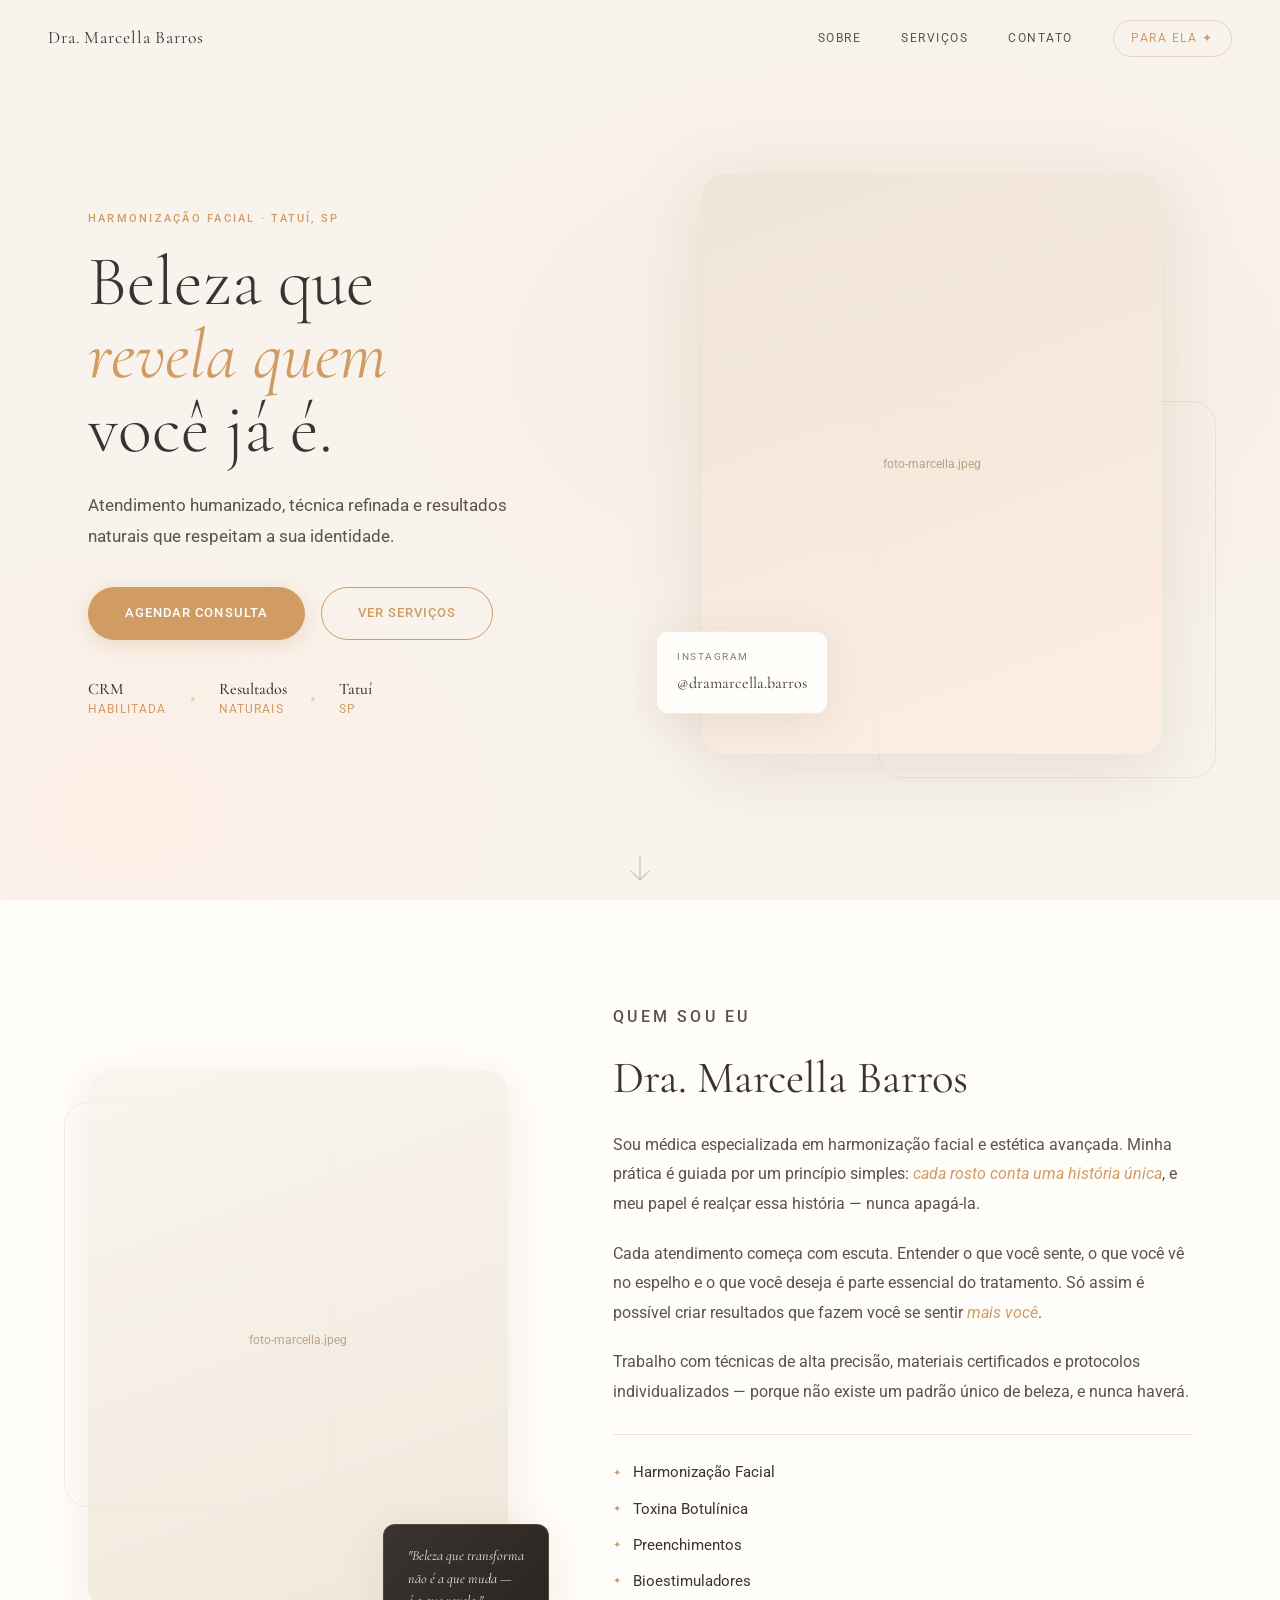
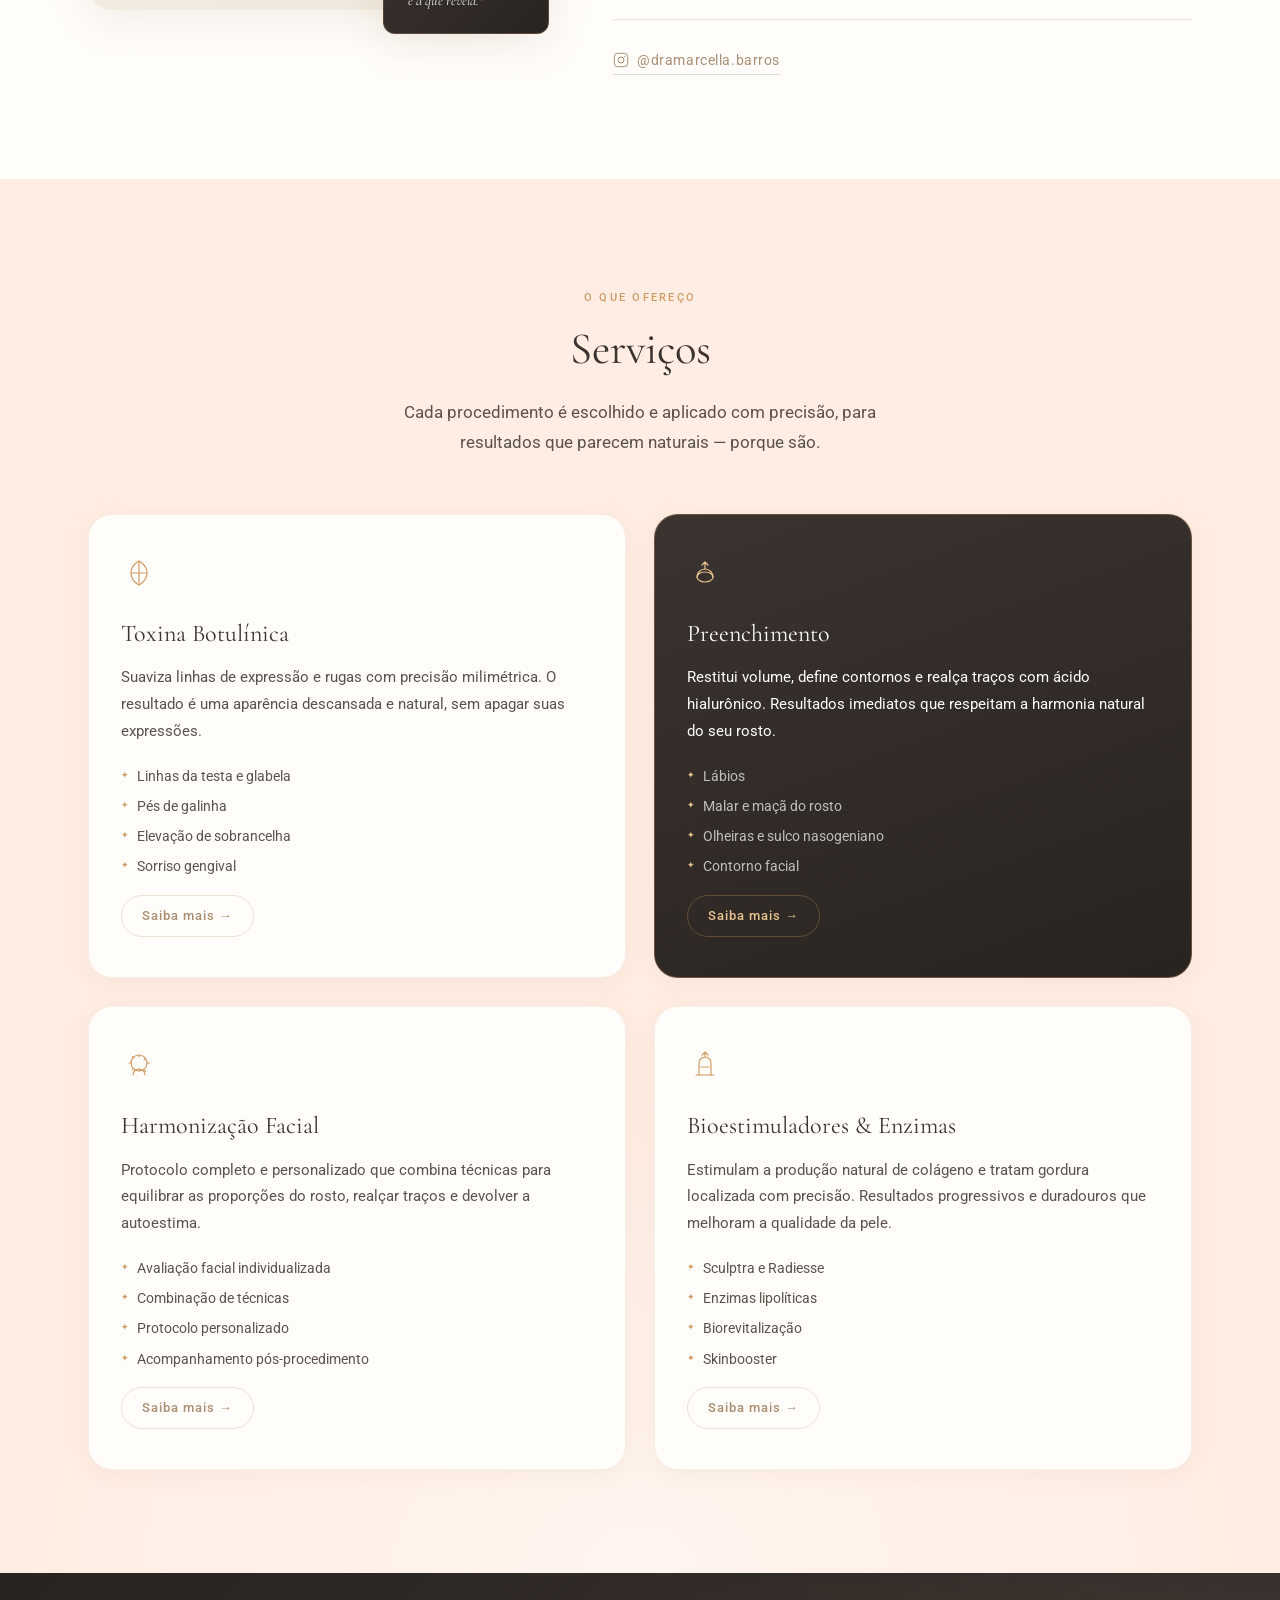
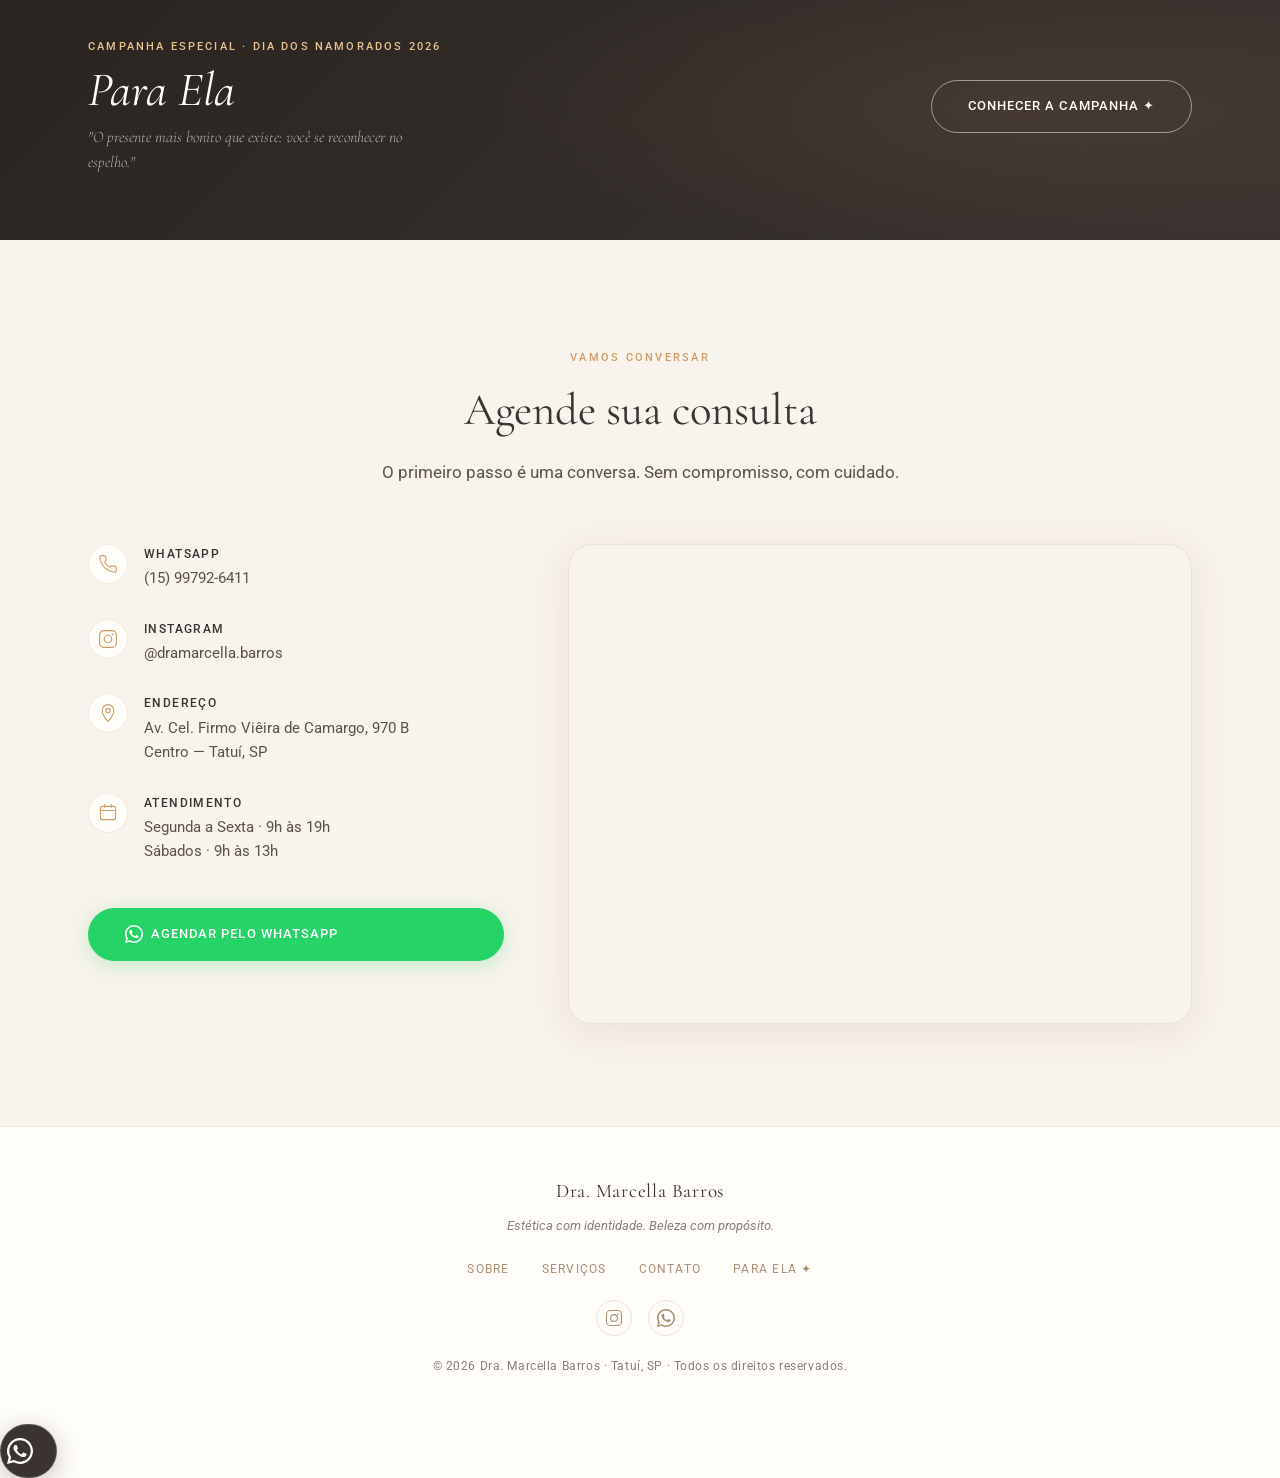
<file: INDEX.HTML>
<!DOCTYPE html>
<html lang="pt-BR">
<head>
  <meta charset="UTF-8" />
  <meta name="viewport" content="width=device-width, initial-scale=1.0" />

  <!-- SEO & Social -->
  <meta name="description" content="Dra. Marcella Barros — Especialista em Harmonização Facial, Toxina Botulínica, Preenchimento e Bioestimuladores em Tatuí, SP. Estética com identidade. Beleza com propósito." />
  <meta property="og:title" content="Dra. Marcella Barros — Harmonização Facial em Tatuí" />
  <meta property="og:description" content="Estética que respeita sua essência. Atendimento humanizado, resultados naturais." />
  <meta property="og:image" content="assets/og-image.png" />
  <meta property="og:type" content="website" />

  <title>Dra. Marcella Barros — Harmonização Facial</title>

  <!-- Google Fonts -->
  <link rel="preconnect" href="https://fonts.googleapis.com" />
  <link rel="preconnect" href="https://fonts.gstatic.com" crossorigin />
  <link href="https://fonts.googleapis.com/css2?family=Cormorant+Garamond:ital,wght@0,300;0,400;0,500;1,300;1,400&family=Playfair+Display:ital,wght@0,400;0,500;1,400&family=Roboto:wght@300;400;500&display=swap" rel="stylesheet" />

  <link rel="stylesheet" href="style.css" />
</head>
<body>

  <!-- ============================================================
       NAVBAR
  ============================================================ -->
  <header class="navbar" id="navbar">
    <div class="navbar__inner">
      <!--
        ✏️ Substitua por: <img src="assets/logo-dourado.png" alt="Dra. Marcella Barros" class="navbar__logo-img" />
      -->
      <a href="#hero" class="navbar__logo" aria-label="Dra. Marcella Barros">
        <span class="navbar__logo-text">Dra. Marcella Barros</span>
      </a>

      <!-- Menu desktop -->
      <nav class="navbar__links" id="navbar-links">
        <a href="#sobre">Sobre</a>
        <a href="#servicos">Serviços</a>
        <a href="#contato">Contato</a>
        <a href="https://dramarcellabarros.github.io/para-ela/" target="_blank" class="navbar__cta">Para Ela ✦</a>
      </nav>

      <!-- Botão hamburguer (mobile) -->
      <button class="navbar__burger" id="navbar-burger" aria-label="Abrir menu" aria-expanded="false">
        <span></span><span></span><span></span>
      </button>
    </div>
  </header>


  <!-- ============================================================
       SEÇÃO 1 — HERO
  ============================================================ -->
  <section class="hero" id="hero">
    <div class="hero__bg" aria-hidden="true"></div>

    <div class="hero__layout">

      <!-- Texto -->
      <div class="hero__text" data-reveal="left">
        <p class="eyebrow">Harmonização Facial · Tatuí, SP</p>
        <h1 class="hero__title">
          Beleza que<br>
          <em>revela quem</em><br>
          você já é.
        </h1>
        <p class="hero__desc">
          Atendimento humanizado, técnica refinada e resultados naturais
          que respeitam a sua identidade.
        </p>
        <div class="hero__ctas">
          <a href="https://wa.me/5515997926411?text=Olá%2C%20Dra.%20Marcella!%20Gostaria%20de%20agendar%20uma%20consulta." target="_blank" rel="noopener noreferrer" class="btn btn--primary">
            Agendar consulta
          </a>
          <a href="#servicos" class="btn btn--outline">Ver serviços</a>
        </div>

        <!-- Selos de credibilidade -->
        <div class="hero__selos">
          <div class="hero__selo">
            <strong>CRM</strong>
            <span>Habilitada</span>
          </div>
          <div class="hero__divider-dot" aria-hidden="true"></div>
          <div class="hero__selo">
            <strong>Resultados</strong>
            <span>Naturais</span>
          </div>
          <div class="hero__divider-dot" aria-hidden="true"></div>
          <div class="hero__selo">
            <strong>Tatuí</strong>
            <span>SP</span>
          </div>
        </div>
      </div>

      <!-- Foto -->
      <div class="hero__photo-col" data-reveal="right">
        <!--
          ✏️ Substitua por:
          <img src="assets/foto-marcella.jpeg" alt="Dra. Marcella Barros" class="hero__photo" />
        -->
        <div class="hero__photo-placeholder">
          <span>foto-marcella.jpeg</span>
        </div>
        <div class="hero__photo-frame" aria-hidden="true"></div>

        <!-- Card flutuante -->
        <div class="hero__float-card">
          <p class="hero__float-card-label">Instagram</p>
          <a href="https://instagram.com/dramarcella.barros" target="_blank" rel="noopener noreferrer" class="hero__float-card-handle">
            @dramarcella.barros
          </a>
        </div>
      </div>

    </div>

    <!-- Scroll cue -->
    <a href="#sobre" class="hero__scroll-cue" aria-label="Continuar">
      <svg width="20" height="28" viewBox="0 0 20 28" fill="none">
        <path d="M10 0v24M1 15l9 9 9-9" stroke="currentColor" stroke-width="1.4" stroke-linecap="round" stroke-linejoin="round"/>
      </svg>
    </a>
  </section>


  <!-- ============================================================
       SEÇÃO 2 — SOBRE
  ============================================================ -->
  <section class="sobre" id="sobre">
    <div class="container">
      <div class="sobre__inner">

        <!-- Foto -->
        <div class="sobre__photo-col" data-reveal="left">
          <!--
            ✏️ Substitua por:
            <img src="assets/foto-marcella.jpeg" alt="Dra. Marcella Barros" class="sobre__photo" />
          -->
          <div class="sobre__photo-placeholder">
            <span>foto-marcella.jpeg</span>
          </div>
          <div class="sobre__photo-ornament" aria-hidden="true"></div>

          <!-- Quote decorativa -->
          <div class="sobre__quote-badge">
            <p>"Beleza que transforma<br>não é a que muda —<br>é a que revela."</p>
          </div>
        </div>

        <!-- Texto -->
        <div class="sobre__text" data-reveal="right">
          <p class="label-tag">Quem sou eu</p>
          <h2 class="section-title">Dra. Marcella Barros</h2>

          <p>
            Sou médica especializada em harmonização facial e estética avançada.
            Minha prática é guiada por um princípio simples: <em>cada rosto conta
            uma história única</em>, e meu papel é realçar essa história — nunca
            apagá-la.
          </p>
          <p>
            Cada atendimento começa com escuta. Entender o que você sente, o que
            você vê no espelho e o que você deseja é parte essencial do tratamento.
            Só assim é possível criar resultados que fazem você se sentir
            <em>mais você</em>.
          </p>
          <p>
            Trabalho com técnicas de alta precisão, materiais certificados e
            protocolos individualizados — porque não existe um padrão único
            de beleza, e nunca haverá.
          </p>

          <!-- Especialidades -->
          <div class="sobre__especialidades">
            <div class="sobre__espec-item">
              <span class="sobre__espec-dot" aria-hidden="true">✦</span>
              Harmonização Facial
            </div>
            <div class="sobre__espec-item">
              <span class="sobre__espec-dot" aria-hidden="true">✦</span>
              Toxina Botulínica
            </div>
            <div class="sobre__espec-item">
              <span class="sobre__espec-dot" aria-hidden="true">✦</span>
              Preenchimentos
            </div>
            <div class="sobre__espec-item">
              <span class="sobre__espec-dot" aria-hidden="true">✦</span>
              Bioestimuladores
            </div>
          </div>

          <a href="https://instagram.com/dramarcella.barros" target="_blank" rel="noopener noreferrer" class="sobre__instagram">
            <svg width="16" height="16" viewBox="0 0 24 24" fill="none">
              <rect x="2" y="2" width="20" height="20" rx="5" stroke="currentColor" stroke-width="1.5"/>
              <circle cx="12" cy="12" r="4.5" stroke="currentColor" stroke-width="1.5"/>
              <circle cx="17.5" cy="6.5" r="1" fill="currentColor"/>
            </svg>
            @dramarcella.barros
          </a>
        </div>

      </div>
    </div>
  </section>


  <!-- ============================================================
       SEÇÃO 3 — SERVIÇOS
  ============================================================ -->
  <section class="servicos" id="servicos">
    <div class="container">

      <div class="servicos__header" data-reveal="up">
        <p class="label-tag">O que ofereço</p>
        <h2 class="section-title">Serviços</h2>
        <p class="section-subtitle">
          Cada procedimento é escolhido e aplicado com precisão,
          para resultados que parecem naturais — porque são.
        </p>
      </div>

      <div class="servicos__grid">

        <!-- Toxina Botulínica -->
        <article class="servico-card" data-reveal="up" data-delay="0">
          <div class="servico-card__icon" aria-hidden="true">
            <svg width="36" height="36" viewBox="0 0 36 36" fill="none">
              <path d="M18 6c0 0-8 4-8 12s8 12 8 12 8-4 8-12S18 6 18 6z" stroke="currentColor" stroke-width="1.2" stroke-linejoin="round"/>
              <path d="M18 6v24M10 18h16" stroke="currentColor" stroke-width="1.2" stroke-linecap="round"/>
            </svg>
          </div>
          <h3 class="servico-card__title">Toxina Botulínica</h3>
          <p class="servico-card__desc">
            Suaviza linhas de expressão e rugas com precisão milimétrica.
            O resultado é uma aparência descansada e natural, sem
            apagar suas expressões.
          </p>
          <ul class="servico-card__lista">
            <li>Linhas da testa e glabela</li>
            <li>Pés de galinha</li>
            <li>Elevação de sobrancelha</li>
            <li>Sorriso gengival</li>
          </ul>
          <a href="https://wa.me/5515997926411?text=Olá!%20Gostaria%20de%20saber%20mais%20sobre%20Toxina%20Botulínica." target="_blank" rel="noopener noreferrer" class="servico-card__cta">
            Saiba mais →
          </a>
        </article>

        <!-- Preenchimento -->
        <article class="servico-card servico-card--featured" data-reveal="up" data-delay="0.1">
          <div class="servico-card__icon" aria-hidden="true">
            <svg width="36" height="36" viewBox="0 0 36 36" fill="none">
              <ellipse cx="18" cy="22" rx="8" ry="5" stroke="currentColor" stroke-width="1.2"/>
              <path d="M10 22c0-4 3.6-8 8-8s8 4 8 8" stroke="currentColor" stroke-width="1.2" stroke-linecap="round"/>
              <path d="M18 14V8M15 10l3-3 3 3" stroke="currentColor" stroke-width="1.2" stroke-linecap="round" stroke-linejoin="round"/>
            </svg>
          </div>
          <h3 class="servico-card__title">Preenchimento</h3>
          <p class="servico-card__desc">
            Restitui volume, define contornos e realça traços com
            ácido hialurônico. Resultados imediatos que respeitam
            a harmonia natural do seu rosto.
          </p>
          <ul class="servico-card__lista">
            <li>Lábios</li>
            <li>Malar e maçã do rosto</li>
            <li>Olheiras e sulco nasogeniano</li>
            <li>Contorno facial</li>
          </ul>
          <a href="https://wa.me/5515997926411?text=Olá!%20Gostaria%20de%20saber%20mais%20sobre%20Preenchimento." target="_blank" rel="noopener noreferrer" class="servico-card__cta">
            Saiba mais →
          </a>
        </article>

        <!-- Harmonização Facial -->
        <article class="servico-card" data-reveal="up" data-delay="0.2">
          <div class="servico-card__icon" aria-hidden="true">
            <svg width="36" height="36" viewBox="0 0 36 36" fill="none">
              <circle cx="18" cy="16" r="8" stroke="currentColor" stroke-width="1.2"/>
              <path d="M12 28c0-3.31 2.69-6 6-6s6 2.69 6 6" stroke="currentColor" stroke-width="1.2" stroke-linecap="round"/>
              <path d="M18 8v2M18 22v2M10 16H8M28 16h-2M12.93 10.93l-1.41-1.41M24.48 24.48l-1.41-1.41M12.93 21.07l-1.41 1.41M24.48 11.52l-1.41 1.41" stroke="currentColor" stroke-width="1.2" stroke-linecap="round"/>
            </svg>
          </div>
          <h3 class="servico-card__title">Harmonização Facial</h3>
          <p class="servico-card__desc">
            Protocolo completo e personalizado que combina técnicas
            para equilibrar as proporções do rosto, realçar traços
            e devolver a autoestima.
          </p>
          <ul class="servico-card__lista">
            <li>Avaliação facial individualizada</li>
            <li>Combinação de técnicas</li>
            <li>Protocolo personalizado</li>
            <li>Acompanhamento pós-procedimento</li>
          </ul>
          <a href="https://wa.me/5515997926411?text=Olá!%20Gostaria%20de%20saber%20mais%20sobre%20Harmonização%20Facial." target="_blank" rel="noopener noreferrer" class="servico-card__cta">
            Saiba mais →
          </a>
        </article>

        <!-- Bioestimuladores e Enzimas -->
        <article class="servico-card" data-reveal="up" data-delay="0.3">
          <div class="servico-card__icon" aria-hidden="true">
            <svg width="36" height="36" viewBox="0 0 36 36" fill="none">
              <path d="M12 28V16a6 6 0 0112 0v12" stroke="currentColor" stroke-width="1.2" stroke-linecap="round"/>
              <path d="M9 28h18" stroke="currentColor" stroke-width="1.2" stroke-linecap="round"/>
              <path d="M18 10V6M15 8l3-3 3 3" stroke="currentColor" stroke-width="1.2" stroke-linecap="round" stroke-linejoin="round"/>
              <path d="M14 20h8" stroke="currentColor" stroke-width="1.2" stroke-linecap="round"/>
            </svg>
          </div>
          <h3 class="servico-card__title">Bioestimuladores &amp; Enzimas</h3>
          <p class="servico-card__desc">
            Estimulam a produção natural de colágeno e tratam
            gordura localizada com precisão. Resultados progressivos
            e duradouros que melhoram a qualidade da pele.
          </p>
          <ul class="servico-card__lista">
            <li>Sculptra e Radiesse</li>
            <li>Enzimas lipolíticas</li>
            <li>Biorevitalização</li>
            <li>Skinbooster</li>
          </ul>
          <a href="https://wa.me/5515997926411?text=Olá!%20Gostaria%20de%20saber%20mais%20sobre%20Bioestimuladores." target="_blank" rel="noopener noreferrer" class="servico-card__cta">
            Saiba mais →
          </a>
        </article>

      </div>

    </div>
  </section>


  <!-- ============================================================
       SEÇÃO 4 — BANNER CAMPANHA PARA ELA
  ============================================================ -->
  <section class="banner-campanha">
    <div class="container">
      <div class="banner-campanha__inner" data-reveal="up">

        <div class="banner-campanha__text">
          <p class="banner-campanha__tag">Campanha especial · Dia dos Namorados 2026</p>
          <h2 class="banner-campanha__title">Para Ela</h2>
          <p class="banner-campanha__desc">
            "O presente mais bonito que existe: você se reconhecer no espelho."
          </p>
        </div>

        <a
          href="https://dramarcellabarros.github.io/para-ela/"
          target="_blank"
          rel="noopener noreferrer"
          class="btn btn--light"
        >
          Conhecer a campanha ✦
        </a>

      </div>
    </div>
  </section>


  <!-- ============================================================
       SEÇÃO 5 — CONTATO
  ============================================================ -->
  <section class="contato" id="contato">
    <div class="container">

      <div class="contato__header" data-reveal="up">
        <p class="label-tag">Vamos conversar</p>
        <h2 class="section-title">Agende sua consulta</h2>
        <p class="section-subtitle">
          O primeiro passo é uma conversa. Sem compromisso, com cuidado.
        </p>
      </div>

      <div class="contato__inner">

        <!-- Informações -->
        <div class="contato__info" data-reveal="left">

          <div class="contato__item">
            <div class="contato__item-icon" aria-hidden="true">
              <svg width="20" height="20" viewBox="0 0 24 24" fill="none">
                <path d="M22 16.92v3a2 2 0 01-2.18 2 19.79 19.79 0 01-8.63-3.07 19.5 19.5 0 01-6-6 19.79 19.79 0 01-3.07-8.67A2 2 0 014.11 2h3a2 2 0 012 1.72c.127.96.361 1.903.7 2.81a2 2 0 01-.45 2.11L8.09 9.91a16 16 0 006 6l1.27-1.27a2 2 0 012.11-.45c.907.339 1.85.573 2.81.7A2 2 0 0122 16.92z" stroke="currentColor" stroke-width="1.4"/>
              </svg>
            </div>
            <div>
              <strong>WhatsApp</strong>
              <a href="https://wa.me/5515997926411" target="_blank" rel="noopener noreferrer">(15) 99792-6411</a>
            </div>
          </div>

          <div class="contato__item">
            <div class="contato__item-icon" aria-hidden="true">
              <svg width="20" height="20" viewBox="0 0 24 24" fill="none">
                <rect x="2" y="2" width="20" height="20" rx="5" stroke="currentColor" stroke-width="1.4"/>
                <circle cx="12" cy="12" r="4.5" stroke="currentColor" stroke-width="1.4"/>
                <circle cx="17.5" cy="6.5" r="1" fill="currentColor"/>
              </svg>
            </div>
            <div>
              <strong>Instagram</strong>
              <a href="https://instagram.com/dramarcella.barros" target="_blank" rel="noopener noreferrer">@dramarcella.barros</a>
            </div>
          </div>

          <div class="contato__item">
            <div class="contato__item-icon" aria-hidden="true">
              <svg width="20" height="20" viewBox="0 0 24 24" fill="none">
                <path d="M12 2C8.13 2 5 5.13 5 9c0 5.25 7 13 7 13s7-7.75 7-13c0-3.87-3.13-7-7-7z" stroke="currentColor" stroke-width="1.4"/>
                <circle cx="12" cy="9" r="2.5" stroke="currentColor" stroke-width="1.4"/>
              </svg>
            </div>
            <div>
              <strong>Endereço</strong>
              <span>Av. Cel. Firmo Viêira de Camargo, 970 B<br>Centro — Tatuí, SP</span>
            </div>
          </div>

          <div class="contato__item">
            <div class="contato__item-icon" aria-hidden="true">
              <svg width="20" height="20" viewBox="0 0 24 24" fill="none">
                <rect x="3" y="4" width="18" height="16" rx="2" stroke="currentColor" stroke-width="1.4"/>
                <path d="M3 9h18M8 2v3M16 2v3" stroke="currentColor" stroke-width="1.4" stroke-linecap="round"/>
              </svg>
            </div>
            <div>
              <strong>Atendimento</strong>
              <span>Segunda a Sexta · 9h às 19h<br>Sábados · 9h às 13h</span>
            </div>
          </div>

          <a
            href="https://wa.me/5515997926411?text=Olá%2C%20Dra.%20Marcella!%20Gostaria%20de%20agendar%20uma%20consulta."
            target="_blank"
            rel="noopener noreferrer"
            class="btn btn--whatsapp"
          >
            <svg width="18" height="18" viewBox="0 0 24 24" fill="currentColor">
              <path d="M17.472 14.382c-.297-.149-1.758-.867-2.03-.967-.273-.099-.471-.148-.67.15-.197.297-.767.966-.94 1.164-.173.199-.347.223-.644.075-.297-.15-1.255-.463-2.39-1.475-.883-.788-1.48-1.761-1.653-2.059-.173-.297-.018-.458.13-.606.134-.133.298-.347.446-.52.149-.174.198-.298.298-.497.099-.198.05-.371-.025-.52-.075-.149-.669-1.612-.916-2.207-.242-.579-.487-.5-.669-.51-.173-.008-.371-.01-.57-.01-.198 0-.52.074-.792.372-.272.297-1.04 1.016-1.04 2.479 0 1.462 1.065 2.875 1.213 3.074.149.198 2.096 3.2 5.077 4.487.709.306 1.262.489 1.694.625.712.227 1.36.195 1.871.118.571-.085 1.758-.719 2.006-1.413.248-.694.248-1.289.173-1.413-.074-.124-.272-.198-.57-.347z"/><path d="M12 0C5.373 0 0 5.373 0 12c0 2.099.548 4.07 1.504 5.783L.057 23.998l6.305-1.654A11.946 11.946 0 0012 24c6.627 0 12-5.373 12-12S18.627 0 12 0zm0 21.894a9.881 9.881 0 01-5.031-1.373l-.361-.214-3.741.981.997-3.648-.235-.374A9.861 9.861 0 012.106 12C2.106 6.531 6.531 2.106 12 2.106c5.469 0 9.894 4.425 9.894 9.894 0 5.468-4.425 9.894-9.894 9.894z"/>
            </svg>
            Agendar pelo WhatsApp
          </a>

        </div>

        <!-- Mapa -->
        <div class="contato__mapa" data-reveal="right">
          <iframe src="https://www.google.com/maps/embed?pb=!1m18!1m12!1m3!1d357.78055017348555!2d-47.83548761211124!3d-23.350042861427482!2m3!1f0!2f0!3f0!3m2!1i1024!2i768!4f13.1!3m3!1m2!1s0x94c5d9aa60e5a919%3A0xd99429484016674d!2sDra.%20Marcella%20Barros%20-%20Toxina%20Botul%C3%ADnica%20%7C%20Preenchimento%20%7C%20Harmoniza%C3%A7%C3%A3o%20%7C%20Enzimas%20%7C%20Bioestimuladores!5e1!3m2!1spt-BR!2sbr!4v1779997029442!5m2!1spt-BR!2sbr" width="100%" height="100%" style="border:0;" allowfullscreen="" loading="lazy" referrerpolicy="no-referrer-when-downgrade" title="Localização da clínica Dra. Marcella Barros"></iframe>
        </div>

      </div>
    </div>
  </section>


  <!-- ============================================================
       RODAPÉ
  ============================================================ -->
  <footer class="footer">
    <div class="container footer__inner">

      <div class="footer__brand">
        <!--
          ✏️ Substitua por:
          <img src="assets/logo-preto.png" alt="Dra. Marcella Barros" class="footer__logo" />
        -->
        <span class="footer__logo-text">Dra. Marcella Barros</span>
        <p>Estética com identidade. Beleza com propósito.</p>
      </div>

      <nav class="footer__nav">
        <a href="#sobre">Sobre</a>
        <a href="#servicos">Serviços</a>
        <a href="#contato">Contato</a>
        <a href="https://dramarcellabarros.github.io/para-ela/" target="_blank" rel="noopener noreferrer">Para Ela ✦</a>
      </nav>

      <div class="footer__social">
        <a href="https://instagram.com/dramarcella.barros" target="_blank" rel="noopener noreferrer" aria-label="Instagram">
          <svg width="18" height="18" viewBox="0 0 24 24" fill="none">
            <rect x="2" y="2" width="20" height="20" rx="5" stroke="currentColor" stroke-width="1.5"/>
            <circle cx="12" cy="12" r="4.5" stroke="currentColor" stroke-width="1.5"/>
            <circle cx="17.5" cy="6.5" r="1" fill="currentColor"/>
          </svg>
        </a>
        <a href="https://wa.me/5515997926411" target="_blank" rel="noopener noreferrer" aria-label="WhatsApp">
          <svg width="18" height="18" viewBox="0 0 24 24" fill="currentColor">
            <path d="M17.472 14.382c-.297-.149-1.758-.867-2.03-.967-.273-.099-.471-.148-.67.15-.197.297-.767.966-.94 1.164-.173.199-.347.223-.644.075-.297-.15-1.255-.463-2.39-1.475-.883-.788-1.48-1.761-1.653-2.059-.173-.297-.018-.458.13-.606.134-.133.298-.347.446-.52.149-.174.198-.298.298-.497.099-.198.05-.371-.025-.52-.075-.149-.669-1.612-.916-2.207-.242-.579-.487-.5-.669-.51-.173-.008-.371-.01-.57-.01-.198 0-.52.074-.792.372-.272.297-1.04 1.016-1.04 2.479 0 1.462 1.065 2.875 1.213 3.074.149.198 2.096 3.2 5.077 4.487.709.306 1.262.489 1.694.625.712.227 1.36.195 1.871.118.571-.085 1.758-.719 2.006-1.413.248-.694.248-1.289.173-1.413-.074-.124-.272-.198-.57-.347z"/><path d="M12 0C5.373 0 0 5.373 0 12c0 2.099.548 4.07 1.504 5.783L.057 23.998l6.305-1.654A11.946 11.946 0 0012 24c6.627 0 12-5.373 12-12S18.627 0 12 0zm0 21.894a9.881 9.881 0 01-5.031-1.373l-.361-.214-3.741.981.997-3.648-.235-.374A9.861 9.861 0 012.106 12C2.106 6.531 6.531 2.106 12 2.106c5.469 0 9.894 4.425 9.894 9.894 0 5.468-4.425 9.894-9.894 9.894z"/>
          </svg>
        </a>
      </div>

      <p class="footer__copy">
        &copy; 2026 Dra. Marcella Barros · Tatuí, SP · Todos os direitos reservados.
      </p>

    </div>
  </footer>

  <!-- WhatsApp flutuante -->
  <a
    href="https://wa.me/5515997926411?text=Olá%2C%20Dra.%20Marcella!%20Gostaria%20de%20agendar%20uma%20consulta."
    target="_blank"
    rel="noopener noreferrer"
    class="whatsapp-float"
    aria-label="Falar no WhatsApp"
  >
    <svg width="26" height="26" viewBox="0 0 24 24" fill="currentColor">
      <path d="M17.472 14.382c-.297-.149-1.758-.867-2.03-.967-.273-.099-.471-.148-.67.15-.197.297-.767.966-.94 1.164-.173.199-.347.223-.644.075-.297-.15-1.255-.463-2.39-1.475-.883-.788-1.48-1.761-1.653-2.059-.173-.297-.018-.458.13-.606.134-.133.298-.347.446-.52.149-.174.198-.298.298-.497.099-.198.05-.371-.025-.52-.075-.149-.669-1.612-.916-2.207-.242-.579-.487-.5-.669-.51-.173-.008-.371-.01-.57-.01-.198 0-.52.074-.792.372-.272.297-1.04 1.016-1.04 2.479 0 1.462 1.065 2.875 1.213 3.074.149.198 2.096 3.2 5.077 4.487.709.306 1.262.489 1.694.625.712.227 1.36.195 1.871.118.571-.085 1.758-.719 2.006-1.413.248-.694.248-1.289.173-1.413-.074-.124-.272-.198-.57-.347z"/><path d="M12 0C5.373 0 0 5.373 0 12c0 2.099.548 4.07 1.504 5.783L.057 23.998l6.305-1.654A11.946 11.946 0 0012 24c6.627 0 12-5.373 12-12S18.627 0 12 0zm0 21.894a9.881 9.881 0 01-5.031-1.373l-.361-.214-3.741.981.997-3.648-.235-.374A9.861 9.861 0 012.106 12C2.106 6.531 6.531 2.106 12 2.106c5.469 0 9.894 4.425 9.894 9.894 0 5.468-4.425 9.894-9.894 9.894z"/>
    </svg>
  </a>

  <script src="script.js"></script>
</body>
</html>
</file>
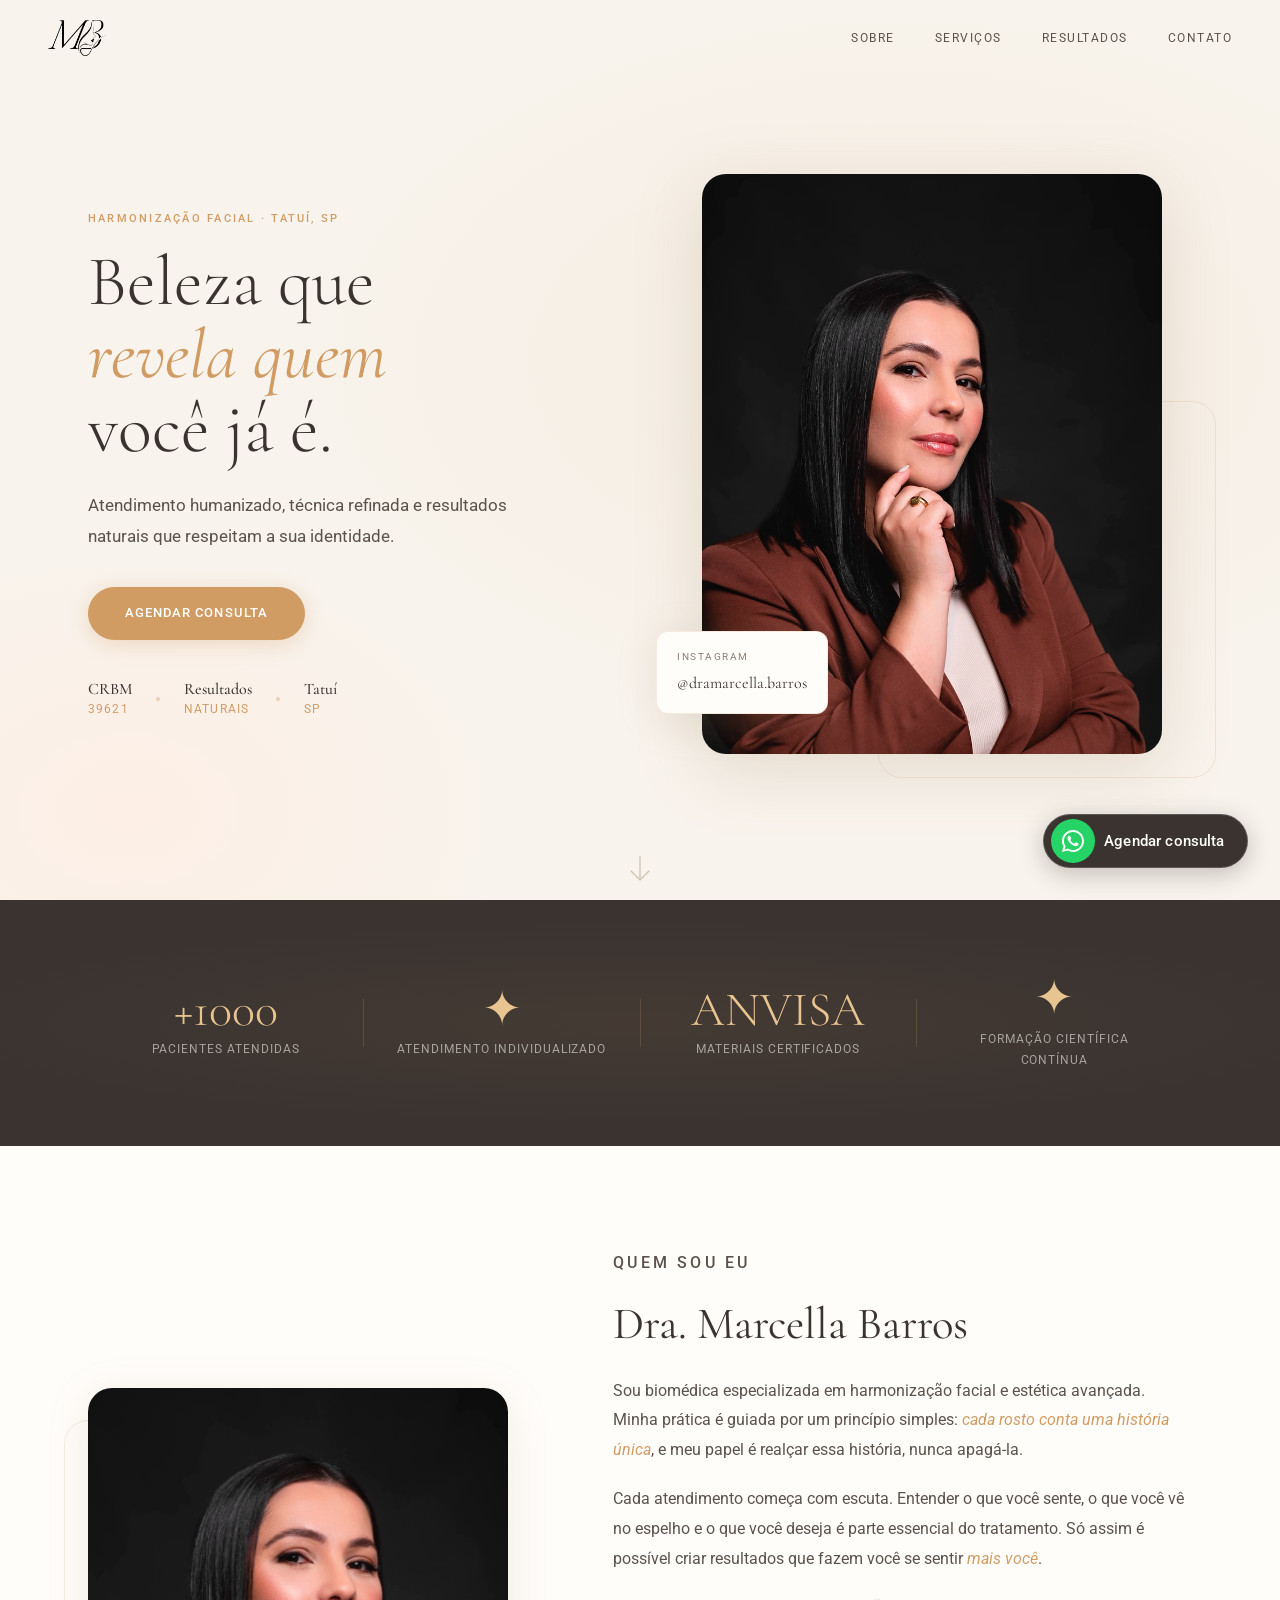
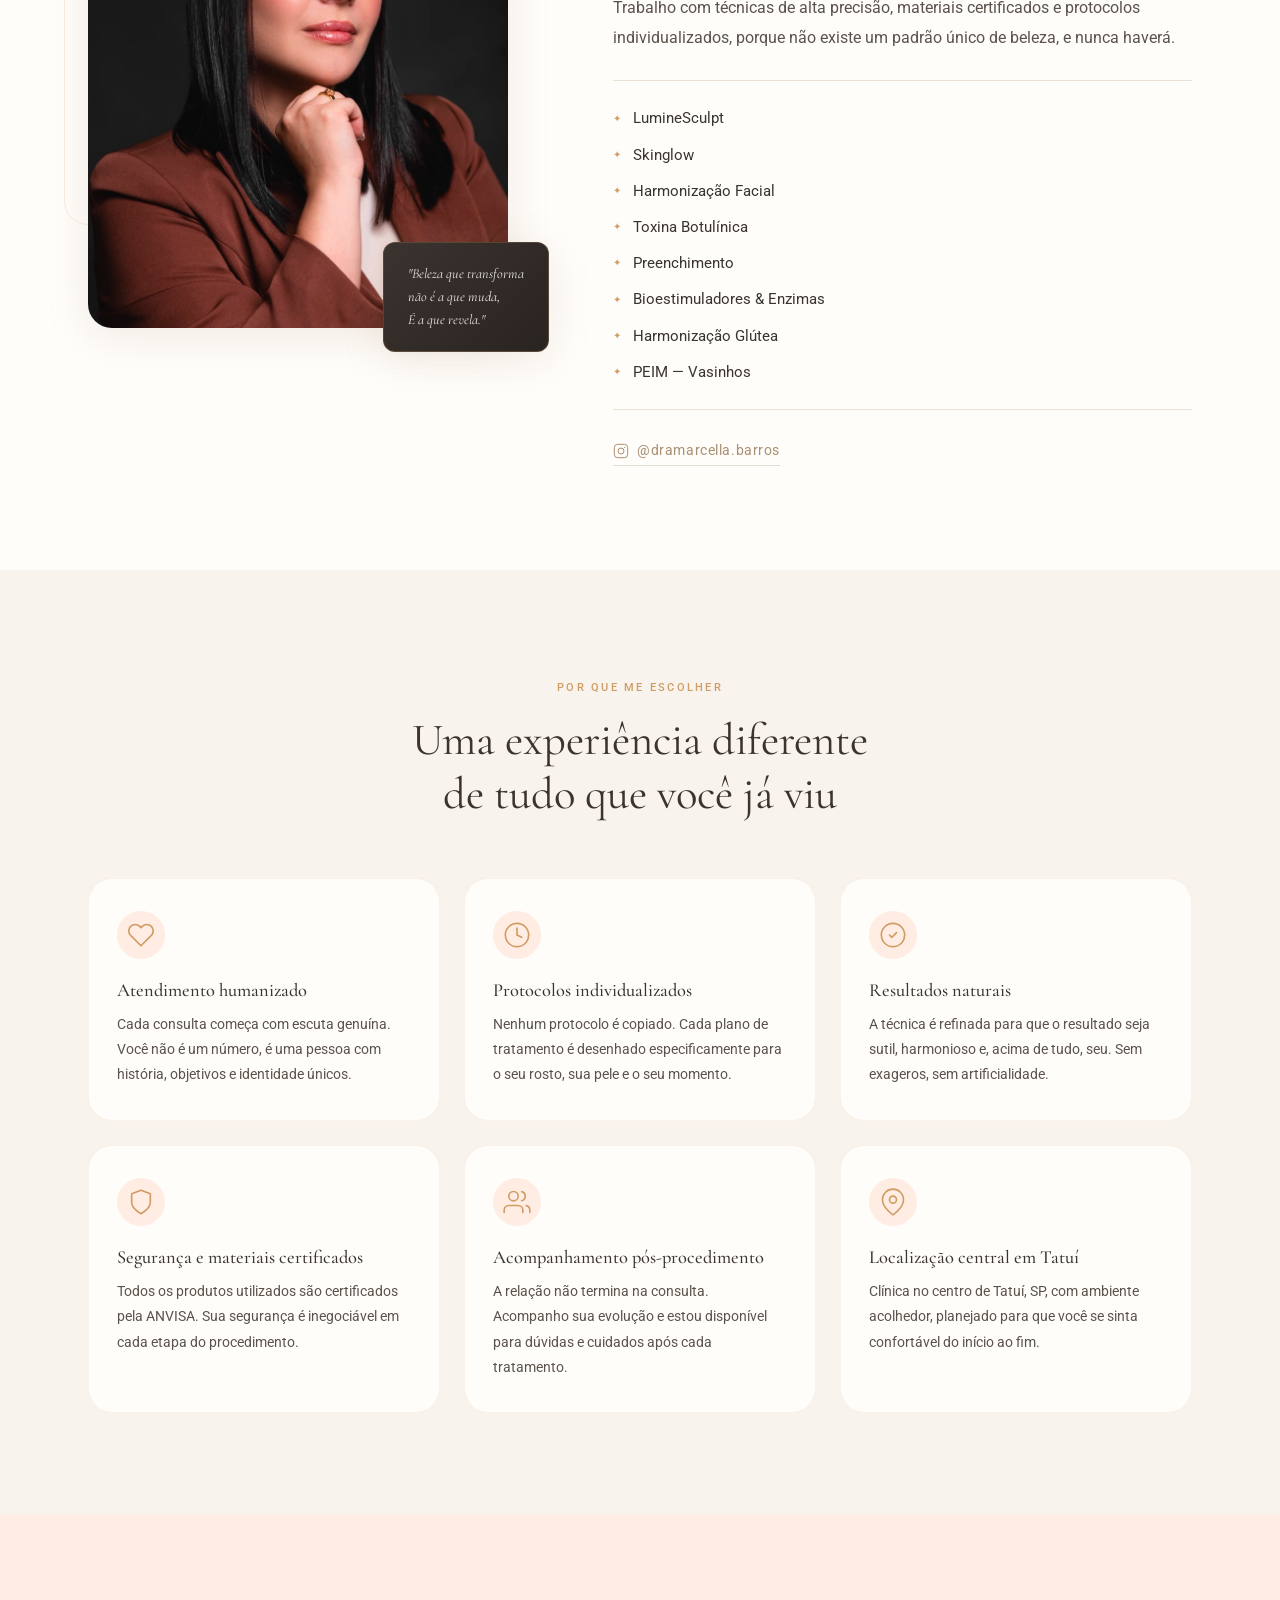
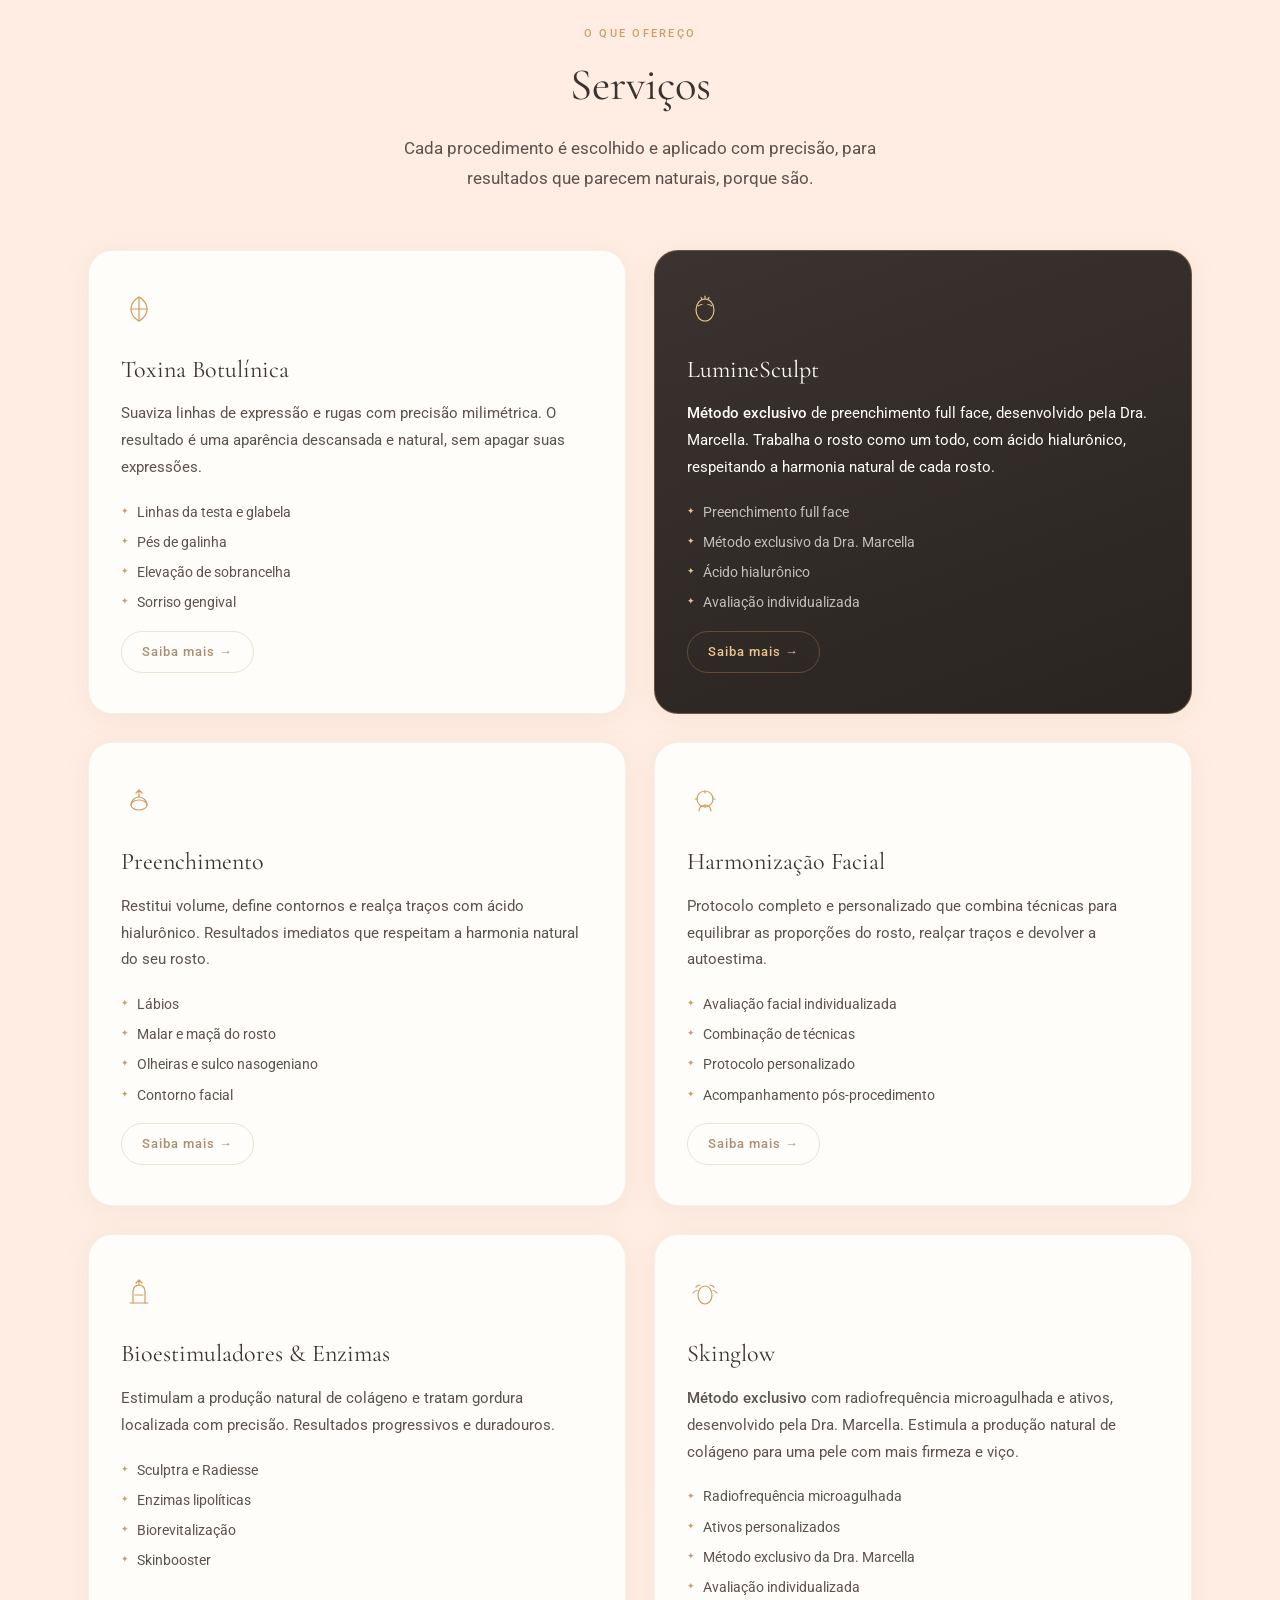
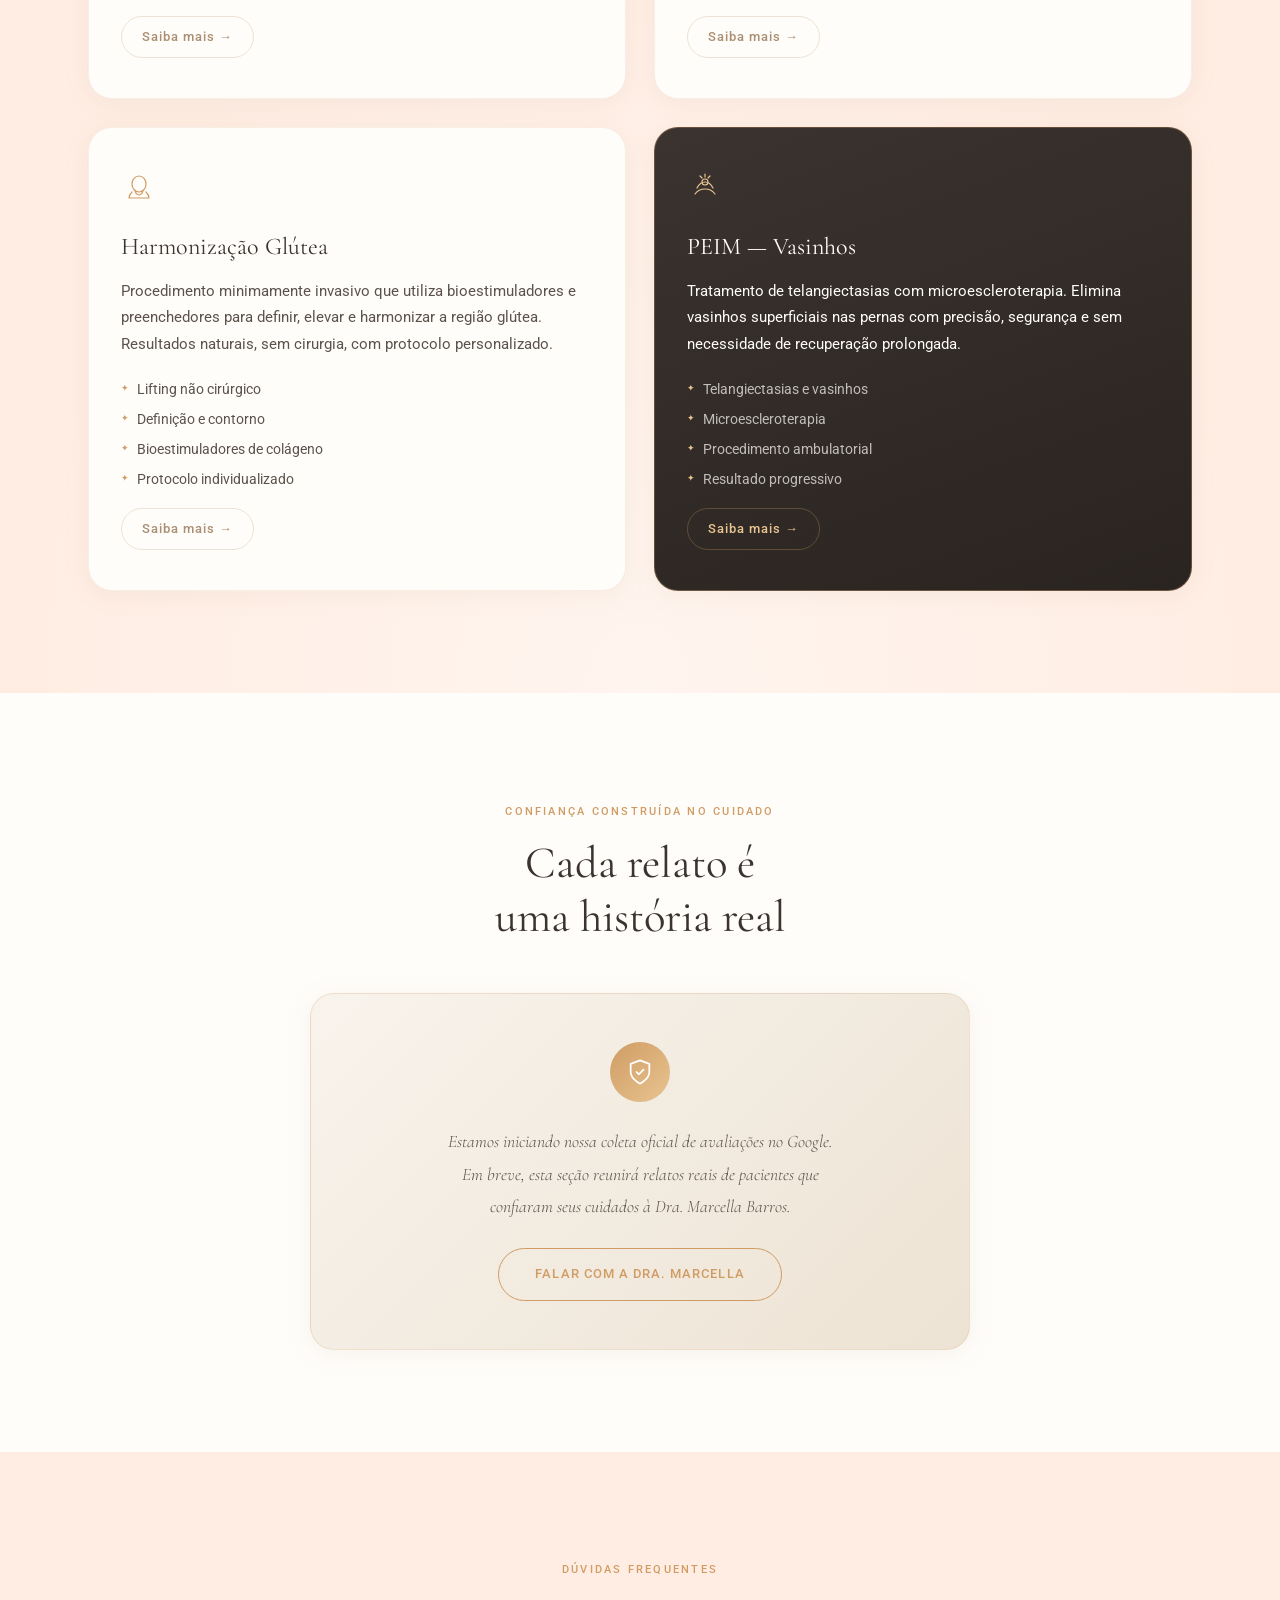
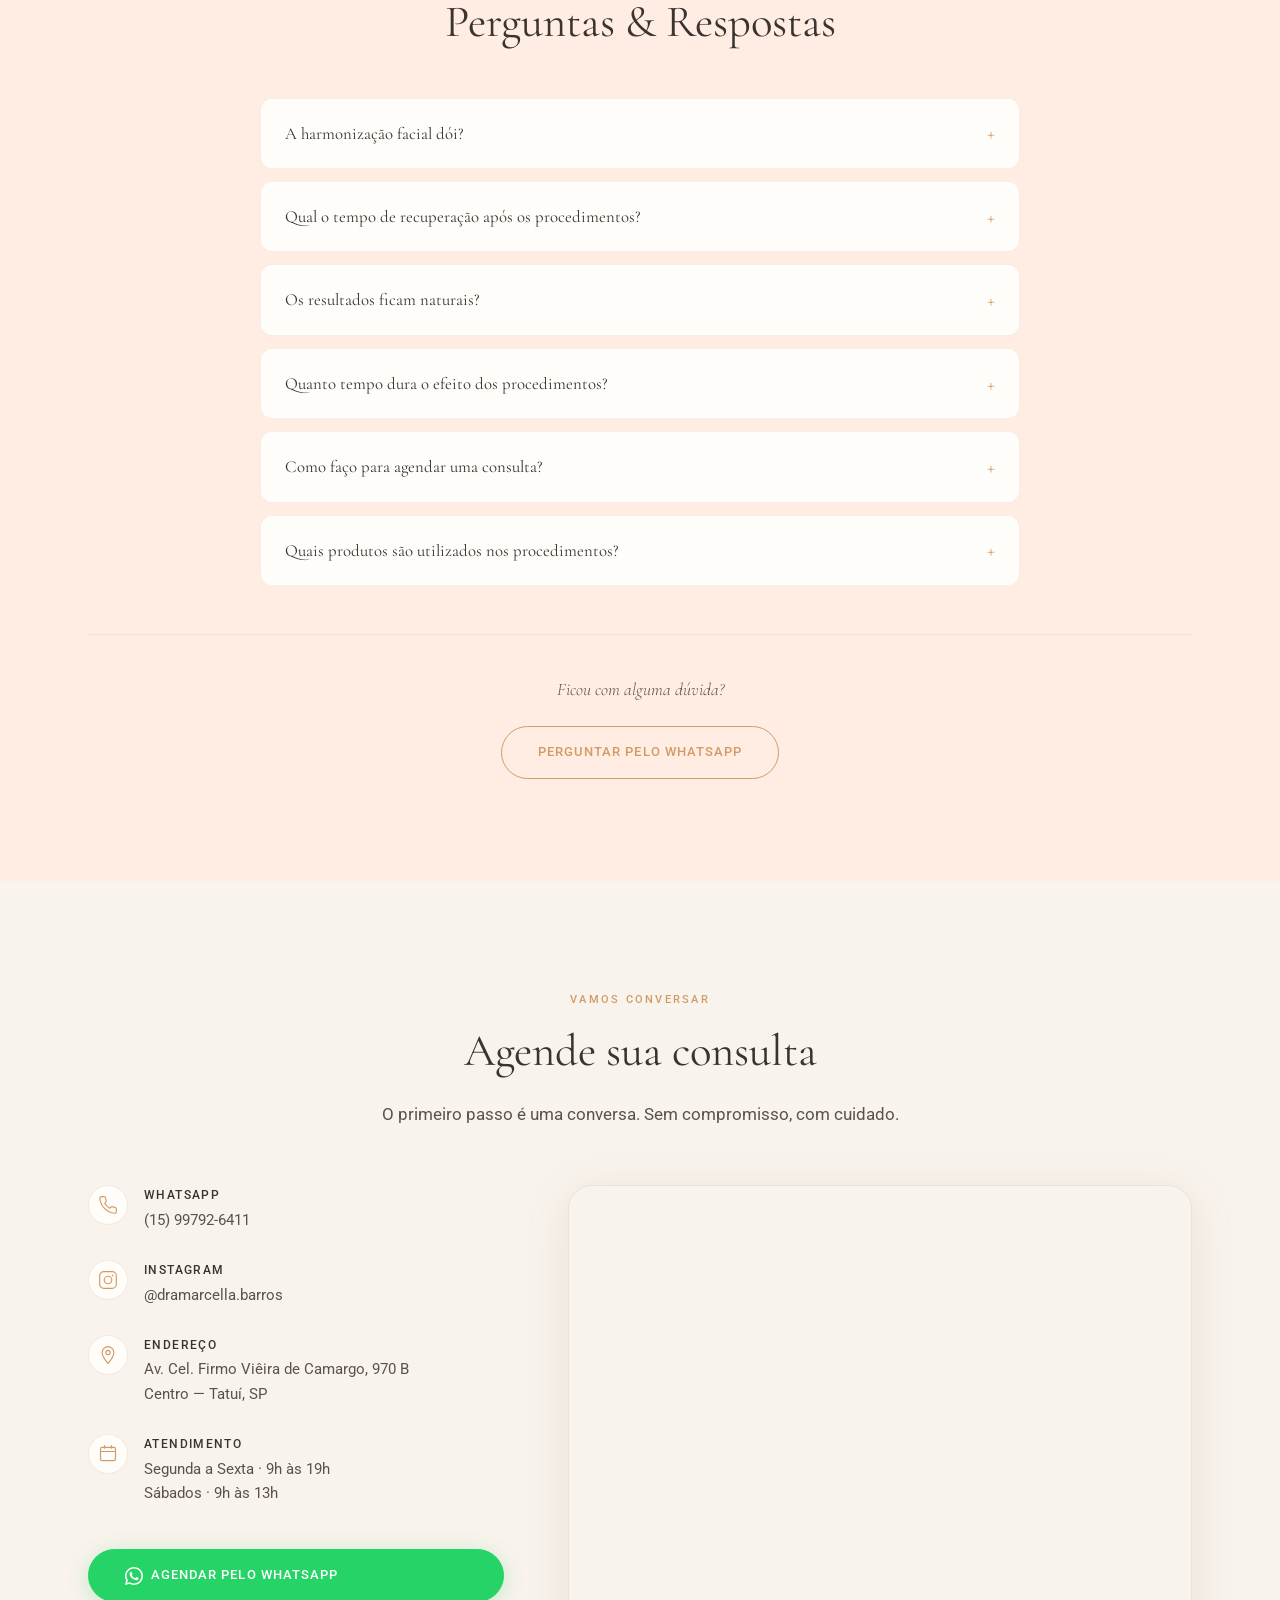
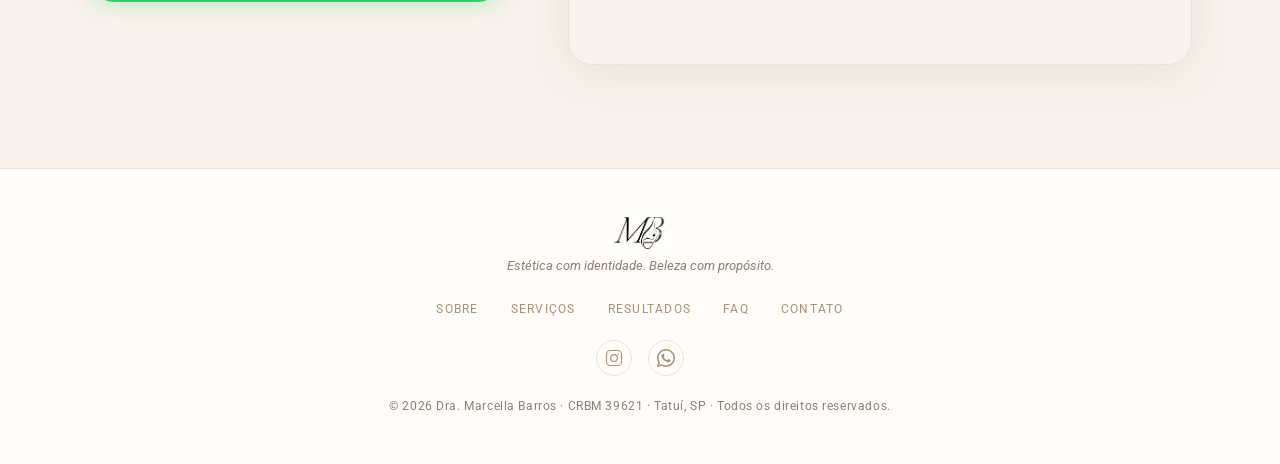
<file: index.html>
<!DOCTYPE html>
<html lang="pt-BR">
<head>
  <!-- Google Tag Manager -->
  <script>(function(w,d,s,l,i){w[l]=w[l]||[];w[l].push({'gtm.start':
  new Date().getTime(),event:'gtm.js'});var f=d.getElementsByTagName(s)[0],
  j=d.createElement(s),dl=l!='dataLayer'?'&l='+l:'';j.async=true;j.src=
  'https://www.googletagmanager.com/gtm.js?id='+i+dl;f.parentNode.insertBefore(j,f);
  })(window,document,'script','dataLayer','GTM-5NLLNL8C');</script>
  <!-- End Google Tag Manager -->
  <meta charset="UTF-8" />
  <meta name="viewport" content="width=device-width, initial-scale=1.0" />

  <!-- SEO: title e description com CRBM, Biomédica e cidade -->
  <meta name="description" content="Dra. Marcella Barros (CRBM 39621) — Biomédica especializada em LumineSculpt (método exclusivo de preenchimento full face), Skinglow (método exclusivo com radiofrequência microagulhada), Harmonização Facial, Toxina Botulínica, Harmonização Glútea e PEIM em Tatuí, SP. Estética com identidade. Beleza com propósito." />

  <!-- Open Graph -->
  <meta property="og:title" content="Dra. Marcella Barros — Harmonização Facial em Tatuí, SP" />
  <meta property="og:description" content="Biomédica especializada em estética avançada. Atendimento humanizado, resultados naturais, materiais certificados pela ANVISA. Tatuí/SP." />
  <meta property="og:image" content="https://dramarcellabarros.com.br/assets/og-image.png" />
  <meta property="og:url" content="https://dramarcellabarros.com.br/" />
  <meta property="og:type" content="website" />
  <meta property="og:locale" content="pt_BR" />

  <!-- Twitter / X Card -->
  <meta name="twitter:card" content="summary_large_image" />
  <meta name="twitter:title" content="Dra. Marcella Barros — Harmonização Facial em Tatuí, SP" />
  <meta name="twitter:description" content="Biomédica especializada em estética avançada. Atendimento humanizado, resultados naturais, materiais certificados pela ANVISA. Tatuí/SP." />
  <meta name="twitter:image" content="https://dramarcellabarros.com.br/assets/og-image.png" />

  <title>Dra. Marcella Barros — Harmonização Facial · Tatuí/SP</title>

  <!-- Canonical — domínio oficial definitivo -->
  <link rel="canonical" href="https://dramarcellabarros.com.br/" />

  <!-- Schema Markup — LocalBusiness para Google Knowledge Graph e SEO local -->
  <script type="application/ld+json">
  {
    "@context": "https://schema.org",
    "@graph": [
      {
        "@type": "WebSite",
        "@id": "https://dramarcellabarros.com.br/#website",
        "url": "https://dramarcellabarros.com.br/",
        "name": "Dra. Marcella Barros — Harmonização Facial",
        "publisher": { "@id": "https://dramarcellabarros.com.br/#clinica" },
        "inLanguage": "pt-BR"
      },
      {
        "@type": "HealthAndBeautyBusiness",
        "@id": "https://dramarcellabarros.com.br/#clinica",
        "name": "Dra. Marcella Barros",
        "alternateName": "Dra. Marcella Barros — Harmonização Facial",
        "description": "Biomédica (CRBM 39621) especializada em LumineSculpt (método exclusivo de preenchimento full face), Skinglow (método exclusivo com radiofrequência microagulhada), Harmonização Facial, Toxina Botulínica, Harmonização Glútea e PEIM em Tatuí, SP.",
        "url": "https://dramarcellabarros.com.br/",
        "telephone": "+5515997926411",
        "image": "https://dramarcellabarros.com.br/assets/og-image.png",
        "address": {
          "@type": "PostalAddress",
          "streetAddress": "Av. Cel. Firmo Viêira de Camargo, 970 B",
          "addressLocality": "Tatuí",
          "addressRegion": "SP",
          "postalCode": "18270-770",
          "addressCountry": "BR"
        },
        "geo": {
          "@type": "GeoCoordinates",
          "latitude": -23.350043,
          "longitude": -47.835488
        },
        "openingHoursSpecification": [
          {
            "@type": "OpeningHoursSpecification",
            "dayOfWeek": ["Monday","Tuesday","Wednesday","Thursday","Friday"],
            "opens": "09:00",
            "closes": "19:00"
          },
          {
            "@type": "OpeningHoursSpecification",
            "dayOfWeek": "Saturday",
            "opens": "09:00",
            "closes": "13:00"
          }
        ],
        "sameAs": ["https://www.instagram.com/dramarcella.barros"],
        "priceRange": "$$",
        "currenciesAccepted": "BRL",
        "paymentAccepted": "Cartão, Pix, Dinheiro",
        "areaServed": {
          "@type": "City",
          "name": "Tatuí",
          "containedInPlace": {
            "@type": "AdministrativeArea",
            "name": "São Paulo",
            "addressCountry": "BR"
          }
        },
        "employee": { "@id": "https://dramarcellabarros.com.br/#profissional" },
        "hasOfferCatalog": { "@id": "https://dramarcellabarros.com.br/#servicos" }
      },
      {
        "@type": "Person",
        "@id": "https://dramarcellabarros.com.br/#profissional",
        "name": "Marcella Barros",
        "jobTitle": "Biomédica Estética",
        "description": "Biomédica (CRBM 39621) especializada em harmonização facial e estética avançada em Tatuí, SP.",
        "hasCredential": {
          "@type": "EducationalOccupationalCredential",
          "credentialCategory": "license",
          "name": "CRBM 39621"
        },
        "worksFor": { "@id": "https://dramarcellabarros.com.br/#clinica" },
        "sameAs": ["https://www.instagram.com/dramarcella.barros"]
      },
      {
        "@type": "OfferCatalog",
        "@id": "https://dramarcellabarros.com.br/#servicos",
        "name": "Serviços de Estética Avançada",
        "itemListElement": [
          {
            "@type": "Offer",
            "itemOffered": {
              "@type": "Service",
              "name": "Toxina Botulínica",
              "description": "Suaviza linhas de expressão e rugas com precisão milimétrica. O resultado é uma aparência descansada e natural, sem apagar suas expressões.",
              "areaServed": "Tatuí, SP",
              "provider": { "@id": "https://dramarcellabarros.com.br/#clinica" }
            }
          },
          {
            "@type": "Offer",
            "itemOffered": {
              "@type": "Service",
              "name": "LumineSculpt",
              "description": "Método exclusivo de preenchimento full face, desenvolvido pela Dra. Marcella. Trabalha o rosto como um todo, com ácido hialurônico, respeitando a harmonia natural de cada rosto.",
              "areaServed": "Tatuí, SP",
              "provider": { "@id": "https://dramarcellabarros.com.br/#clinica" }
            }
          },
          {
            "@type": "Offer",
            "itemOffered": {
              "@type": "Service",
              "name": "Preenchimento",
              "description": "Restitui volume, define contornos e realça traços com ácido hialurônico. Resultados imediatos que respeitam a harmonia natural do seu rosto.",
              "areaServed": "Tatuí, SP",
              "provider": { "@id": "https://dramarcellabarros.com.br/#clinica" }
            }
          },
          {
            "@type": "Offer",
            "itemOffered": {
              "@type": "Service",
              "name": "Harmonização Facial",
              "description": "Protocolo completo e personalizado que combina técnicas para equilibrar as proporções do rosto, realçar traços e devolver a autoestima.",
              "areaServed": "Tatuí, SP",
              "provider": { "@id": "https://dramarcellabarros.com.br/#clinica" }
            }
          },
          {
            "@type": "Offer",
            "itemOffered": {
              "@type": "Service",
              "name": "Bioestimuladores & Enzimas",
              "description": "Estimulam a produção natural de colágeno e tratam gordura localizada com precisão. Resultados progressivos e duradouros.",
              "areaServed": "Tatuí, SP",
              "provider": { "@id": "https://dramarcellabarros.com.br/#clinica" }
            }
          },
          {
            "@type": "Offer",
            "itemOffered": {
              "@type": "Service",
              "name": "Skinglow",
              "description": "Método exclusivo com radiofrequência microagulhada e ativos, desenvolvido pela Dra. Marcella. Estimula a produção natural de colágeno para uma pele com mais firmeza e viço.",
              "areaServed": "Tatuí, SP",
              "provider": { "@id": "https://dramarcellabarros.com.br/#clinica" }
            }
          },
          {
            "@type": "Offer",
            "itemOffered": {
              "@type": "Service",
              "name": "Harmonização Glútea",
              "description": "Procedimento minimamente invasivo que utiliza bioestimuladores e preenchedores para definir, elevar e harmonizar a região glútea. Resultados naturais, sem cirurgia, com protocolo personalizado.",
              "areaServed": "Tatuí, SP",
              "provider": { "@id": "https://dramarcellabarros.com.br/#clinica" }
            }
          },
          {
            "@type": "Offer",
            "itemOffered": {
              "@type": "Service",
              "name": "PEIM — Vasinhos",
              "description": "Tratamento de telangiectasias com microescleroterapia. Elimina vasinhos superficiais nas pernas com precisão, segurança e sem necessidade de recuperação prolongada.",
              "areaServed": "Tatuí, SP",
              "provider": { "@id": "https://dramarcellabarros.com.br/#clinica" }
            }
          }
        ]
      },
      {
        "@type": "FAQPage",
        "@id": "https://dramarcellabarros.com.br/#faq",
        "mainEntity": [
          {
            "@type": "Question",
            "name": "A harmonização facial dói?",
            "acceptedAnswer": {
              "@type": "Answer",
              "text": "A maioria dos procedimentos é realizada com anestesia tópica (creme anestésico), o que torna o processo bastante confortável. Você pode sentir uma leve pressão ou formigamento, mas raramente dor. Antes de qualquer procedimento, conversamos sobre seu nível de sensibilidade para garantir o máximo de conforto."
            }
          },
          {
            "@type": "Question",
            "name": "Qual o tempo de recuperação após os procedimentos?",
            "acceptedAnswer": {
              "@type": "Answer",
              "text": "Depende do procedimento. A toxina botulínica e o preenchimento têm recuperação mínima, você pode voltar às atividades normais no mesmo dia, com possíveis pequenos hematomas que somem em 2 a 5 dias. Bioestimuladores podem ter um leve inchaço por até 48h. Em todos os casos, orientamos sobre os cuidados pós-procedimento."
            }
          },
          {
            "@type": "Question",
            "name": "Os resultados ficam naturais?",
            "acceptedAnswer": {
              "@type": "Answer",
              "text": "Sim, e isso é a base do meu trabalho. A harmonização não é sobre mudar quem você é, é sobre realçar o que já existe. Utilizo técnicas conservadoras e personalizadas que valorizam suas características naturais, sem exageros ou artificialidade."
            }
          },
          {
            "@type": "Question",
            "name": "Quanto tempo dura o efeito dos procedimentos?",
            "acceptedAnswer": {
              "@type": "Answer",
              "text": "A toxina botulínica dura em média 4 a 6 meses. O preenchimento com ácido hialurônico dura de 12 a 18 meses dependendo da área. Os bioestimuladores têm efeito mais duradouro, de 18 a 24 meses, com ganho progressivo de colágeno. Durante a consulta, explico o tempo estimado para cada procedimento indicado para você."
            }
          },
          {
            "@type": "Question",
            "name": "Como faço para agendar uma consulta?",
            "acceptedAnswer": {
              "@type": "Answer",
              "text": "É simples! Entre em contato pelo WhatsApp (15) 99792-6411 ou pelo Instagram @dramarcella.barros. Na primeira consulta, fazemos uma avaliação completa do seu rosto, conversamos sobre seus objetivos e elaboramos um protocolo personalizado. Sem compromisso, sem pressão."
            }
          },
          {
            "@type": "Question",
            "name": "Quais produtos são utilizados nos procedimentos?",
            "acceptedAnswer": {
              "@type": "Answer",
              "text": "Utilizo exclusivamente produtos certificados pela ANVISA, de marcas reconhecidas no mercado médico. Sua segurança é inegociável. Na consulta, apresento os materiais que serão utilizados e você pode tirar todas as dúvidas antes de qualquer procedimento."
            }
          }
        ]
      }
    ]
  }
  </script>

  <link rel="preconnect" href="https://fonts.googleapis.com" />
  <link rel="preconnect" href="https://fonts.gstatic.com" crossorigin />
  <link href="https://fonts.googleapis.com/css2?family=Cormorant+Garamond:ital,wght@0,300;0,400;0,500;1,300;1,400&family=Playfair+Display:ital,wght@0,400;0,500;1,400&family=Roboto:wght@300;400;500&display=swap" rel="stylesheet" />
  <link rel="stylesheet" href="style.css" />
</head>
<body>
  <!-- Google Tag Manager (noscript) -->
  <noscript><iframe src="https://www.googletagmanager.com/ns.html?id=GTM-5NLLNL8C"
  height="0" width="0" style="display:none;visibility:hidden"></iframe></noscript>
  <!-- End Google Tag Manager (noscript) -->

  <!-- ============================================================
       NAVBAR
  ============================================================ -->
  <header class="navbar" id="navbar">
    <div class="navbar__inner">
      <a href="#hero" class="navbar__logo" aria-label="Dra. Marcella Barros">
        <img src="assets/logo-dourado.png" alt="Dra. Marcella Barros" class="navbar__logo-img navbar__logo-dourado" loading="eager" fetchpriority="high" />
        <img src="assets/logo-preto.png" alt="Dra. Marcella Barros" class="navbar__logo-img navbar__logo-preto" loading="eager" fetchpriority="high" />
      </a>
      <nav class="navbar__links" id="navbar-links">
        <a href="#sobre">Sobre</a>
        <a href="#servicos">Serviços</a>
        <a href="#depoimentos">Resultados</a>
        <a href="#contato">Contato</a>
      </nav>
      <button class="navbar__burger" id="navbar-burger" aria-label="Abrir menu" aria-expanded="false">
        <span></span><span></span><span></span>
      </button>
    </div>
  </header>


  <!-- ============================================================
       SEÇÃO 1 — HERO
  ============================================================ -->
  <section class="hero" id="hero">
    <div class="hero__bg" aria-hidden="true"></div>
    <div class="hero__layout">

      <div class="hero__text" data-reveal="left">
        <p class="eyebrow">Harmonização Facial · Tatuí, SP</p>
        <h1 class="hero__title">
          Beleza que<br>
          <em>revela quem</em><br>
          você já é.
        </h1>
        <p class="hero__desc">
          Atendimento humanizado, técnica refinada e resultados naturais
          que respeitam a sua identidade.
        </p>
        <div class="hero__ctas">
          <a href="https://wa.me/5515997926411?text=Olá%2C%20Dra.%20Marcella!%20Vim%20pelo%20Instagram%20e%20gostaria%20de%20agendar%20uma%20consulta." target="_blank" rel="noopener noreferrer" class="btn btn--primary" id="btn-agendar-hero">
            Agendar consulta
          </a>
        </div>
        <div class="hero__selos">
          <div class="hero__selo"><strong>CRBM</strong><span>39621</span></div>
          <div class="hero__divider-dot" aria-hidden="true"></div>
          <div class="hero__selo"><strong>Resultados</strong><span>Naturais</span></div>
          <div class="hero__divider-dot" aria-hidden="true"></div>
          <div class="hero__selo"><strong>Tatuí</strong><span>SP</span></div>
        </div>
      </div>

      <div class="hero__photo-col" data-reveal="left">
        <img src="assets/foto-marcella.jpeg" alt="Dra. Marcella Barros — Biomédica especializada em harmonização facial em Tatuí/SP" class="hero__photo" width="460" height="580" loading="eager" fetchpriority="high" />
        <div class="hero__photo-frame" aria-hidden="true"></div>
        <div class="hero__float-card">
          <p class="hero__float-card-label">Instagram</p>
          <a href="https://instagram.com/dramarcella.barros" target="_blank" rel="noopener noreferrer" class="hero__float-card-handle" id="link-instagram-hero">@dramarcella.barros</a>
        </div>
      </div>
    </div>

    <a href="#numeros" class="hero__scroll-cue" aria-label="Continuar">
      <svg width="20" height="28" viewBox="0 0 20 28" fill="none">
        <path d="M10 0v24M1 15l9 9 9-9" stroke="currentColor" stroke-width="1.4" stroke-linecap="round" stroke-linejoin="round"/>
      </svg>
    </a>
  </section>


  <!-- ============================================================
       SEÇÃO 2 — NÚMEROS
  ============================================================ -->
  <section class="numeros" id="numeros">
    <div class="container">
      <div class="numeros__grid">

        <div class="numeros__item" data-reveal="up" data-delay="0">
          <span class="numeros__valor">+1000</span>
          <span class="numeros__label">Pacientes atendidas</span>
        </div>

        <div class="numeros__divider" aria-hidden="true"></div>

        <div class="numeros__item" data-reveal="up" data-delay="0.1">
          <span class="numeros__valor">✦</span>
          <span class="numeros__label">Atendimento individualizado</span>
        </div>

        <div class="numeros__divider" aria-hidden="true"></div>

        <div class="numeros__item" data-reveal="up" data-delay="0.2">
          <span class="numeros__valor">ANVISA</span>
          <span class="numeros__label">Materiais certificados</span>
        </div>

        <div class="numeros__divider" aria-hidden="true"></div>

        <div class="numeros__item" data-reveal="up" data-delay="0.3">
          <span class="numeros__valor">✦</span>
          <span class="numeros__label">Formação científica contínua</span>
        </div>

      </div>
    </div>
  </section>


  <!-- ============================================================
       SEÇÃO 3 — SOBRE
  ============================================================ -->
  <section class="sobre" id="sobre">
    <div class="container">
      <div class="sobre__inner">

        <div class="sobre__photo-col" data-reveal="left">
          <img src="assets/foto2-marcella.jpeg" alt="Dra. Marcella Barros em consulta" class="sobre__photo" width="420" height="540" loading="lazy" />
          <div class="sobre__photo-ornament" aria-hidden="true"></div>
          <div class="sobre__quote-badge">
            <p>"Beleza que transforma<br>não é a que muda,<br>É a que revela."</p>
          </div>
        </div>

        <div class="sobre__text" data-reveal="right">
          <p class="label-tag">Quem sou eu</p>
          <h2 class="section-title">Dra. Marcella Barros</h2>
          <p>
            Sou biomédica especializada em harmonização facial e estética avançada.
            Minha prática é guiada por um princípio simples: <em>cada rosto conta
            uma história única</em>, e meu papel é realçar essa história, nunca apagá-la.
          </p>
          <p>
            Cada atendimento começa com escuta. Entender o que você sente, o que
            você vê no espelho e o que você deseja é parte essencial do tratamento.
            Só assim é possível criar resultados que fazem você se sentir <em>mais você</em>.
          </p>
          <p>
            Trabalho com técnicas de alta precisão, materiais certificados e
            protocolos individualizados, porque não existe um padrão único
            de beleza, e nunca haverá.
          </p>
          <div class="sobre__especialidades">
            <div class="sobre__espec-item"><span class="sobre__espec-dot" aria-hidden="true">✦</span>LumineSculpt</div>
            <div class="sobre__espec-item"><span class="sobre__espec-dot" aria-hidden="true">✦</span>Skinglow</div>
            <div class="sobre__espec-item"><span class="sobre__espec-dot" aria-hidden="true">✦</span>Harmonização Facial</div>
            <div class="sobre__espec-item"><span class="sobre__espec-dot" aria-hidden="true">✦</span>Toxina Botulínica</div>
            <div class="sobre__espec-item"><span class="sobre__espec-dot" aria-hidden="true">✦</span>Preenchimento</div>
            <div class="sobre__espec-item"><span class="sobre__espec-dot" aria-hidden="true">✦</span>Bioestimuladores &amp; Enzimas</div>
            <div class="sobre__espec-item"><span class="sobre__espec-dot" aria-hidden="true">✦</span>Harmonização Glútea</div>
            <div class="sobre__espec-item"><span class="sobre__espec-dot" aria-hidden="true">✦</span>PEIM — Vasinhos</div>
          </div>
          <a href="https://instagram.com/dramarcella.barros" target="_blank" rel="noopener noreferrer" class="sobre__instagram" id="link-instagram-sobre">
            <svg width="16" height="16" viewBox="0 0 24 24" fill="none"><rect x="2" y="2" width="20" height="20" rx="5" stroke="currentColor" stroke-width="1.5"/><circle cx="12" cy="12" r="4.5" stroke="currentColor" stroke-width="1.5"/><circle cx="17.5" cy="6.5" r="1" fill="currentColor"/></svg>
            @dramarcella.barros
          </a>
        </div>
      </div>
    </div>
  </section>


  <!-- ============================================================
       SEÇÃO 4 — DIFERENCIAIS
  ============================================================ -->
  <section class="diferenciais">
    <div class="container">
      <div class="diferenciais__header" data-reveal="up">
        <p class="label-tag">Por que me escolher</p>
        <h2 class="section-title">Uma experiência diferente<br>de tudo que você já viu</h2>
      </div>
      <div class="diferenciais__grid">

        <div class="diferencial" data-reveal="up" data-delay="0">
          <div class="diferencial__icon" aria-hidden="true">
            <svg width="28" height="28" viewBox="0 0 24 24" fill="none"><path d="M20.84 4.61a5.5 5.5 0 00-7.78 0L12 5.67l-1.06-1.06a5.5 5.5 0 00-7.78 7.78l1.06 1.06L12 21.23l7.78-7.78 1.06-1.06a5.5 5.5 0 000-7.78z" stroke="currentColor" stroke-width="1.4" stroke-linejoin="round"/></svg>
          </div>
          <h3>Atendimento humanizado</h3>
          <p>Cada consulta começa com escuta genuína. Você não é um número, é uma pessoa com história, objetivos e identidade únicos.</p>
        </div>

        <div class="diferencial" data-reveal="up" data-delay="0.1">
          <div class="diferencial__icon" aria-hidden="true">
            <svg width="28" height="28" viewBox="0 0 24 24" fill="none"><circle cx="12" cy="12" r="10" stroke="currentColor" stroke-width="1.4"/><path d="M12 6v6l4 2" stroke="currentColor" stroke-width="1.4" stroke-linecap="round"/></svg>
          </div>
          <h3>Protocolos individualizados</h3>
          <p>Nenhum protocolo é copiado. Cada plano de tratamento é desenhado especificamente para o seu rosto, sua pele e o seu momento.</p>
        </div>

        <div class="diferencial" data-reveal="up" data-delay="0.2">
          <div class="diferencial__icon" aria-hidden="true">
            <svg width="28" height="28" viewBox="0 0 24 24" fill="none"><path d="M9 12l2 2 4-4" stroke="currentColor" stroke-width="1.4" stroke-linecap="round" stroke-linejoin="round"/><path d="M12 2a10 10 0 110 20A10 10 0 0112 2z" stroke="currentColor" stroke-width="1.4"/></svg>
          </div>
          <h3>Resultados naturais</h3>
          <p>A técnica é refinada para que o resultado seja sutil, harmonioso e, acima de tudo, seu. Sem exageros, sem artificialidade.</p>
        </div>

        <div class="diferencial" data-reveal="up" data-delay="0.3">
          <div class="diferencial__icon" aria-hidden="true">
            <svg width="28" height="28" viewBox="0 0 24 24" fill="none"><path d="M12 22s8-4 8-10V5l-8-3-8 3v7c0 6 8 10 8 10z" stroke="currentColor" stroke-width="1.4" stroke-linejoin="round"/></svg>
          </div>
          <h3>Segurança e materiais certificados</h3>
          <p>Todos os produtos utilizados são certificados pela ANVISA. Sua segurança é inegociável em cada etapa do procedimento.</p>
        </div>

        <div class="diferencial" data-reveal="up" data-delay="0.4">
          <div class="diferencial__icon" aria-hidden="true">
            <svg width="28" height="28" viewBox="0 0 24 24" fill="none"><path d="M17 21v-2a4 4 0 00-4-4H5a4 4 0 00-4 4v2" stroke="currentColor" stroke-width="1.4" stroke-linecap="round"/><circle cx="9" cy="7" r="4" stroke="currentColor" stroke-width="1.4"/><path d="M23 21v-2a4 4 0 00-3-3.87M16 3.13a4 4 0 010 7.75" stroke="currentColor" stroke-width="1.4" stroke-linecap="round"/></svg>
          </div>
          <h3>Acompanhamento pós-procedimento</h3>
          <p>A relação não termina na consulta. Acompanho sua evolução e estou disponível para dúvidas e cuidados após cada tratamento.</p>
        </div>

        <div class="diferencial" data-reveal="up" data-delay="0.5">
          <div class="diferencial__icon" aria-hidden="true">
            <svg width="28" height="28" viewBox="0 0 24 24" fill="none"><path d="M21 10c0 7-9 13-9 13s-9-6-9-13a9 9 0 0118 0z" stroke="currentColor" stroke-width="1.4"/><circle cx="12" cy="10" r="3" stroke="currentColor" stroke-width="1.4"/></svg>
          </div>
          <h3>Localização central em Tatuí</h3>
          <p>Clínica no centro de Tatuí, SP, com ambiente acolhedor, planejado para que você se sinta confortável do início ao fim.</p>
        </div>

      </div>
    </div>
  </section>


  <!-- ============================================================
       SEÇÃO 5 — SERVIÇOS
  ============================================================ -->
  <section class="servicos" id="servicos">
    <div class="container">
      <div class="servicos__header" data-reveal="up">
        <p class="label-tag">O que ofereço</p>
        <h2 class="section-title">Serviços</h2>
        <p class="section-subtitle">
          Cada procedimento é escolhido e aplicado com precisão,
          para resultados que parecem naturais, porque são.
        </p>
      </div>
      <div class="servicos__grid">

        <article class="servico-card" data-reveal="up" data-delay="0">
          <div class="servico-card__icon" aria-hidden="true">
            <svg width="36" height="36" viewBox="0 0 36 36" fill="none"><path d="M18 6c0 0-8 4-8 12s8 12 8 12 8-4 8-12S18 6 18 6z" stroke="currentColor" stroke-width="1.2" stroke-linejoin="round"/><path d="M18 6v24M10 18h16" stroke="currentColor" stroke-width="1.2" stroke-linecap="round"/></svg>
          </div>
          <h3 class="servico-card__title">Toxina Botulínica</h3>
          <p class="servico-card__desc">
            Suaviza linhas de expressão e rugas com precisão milimétrica.
            O resultado é uma aparência descansada e natural, sem apagar suas expressões.
          </p>
          <ul class="servico-card__lista">
            <li>Linhas da testa e glabela</li>
            <li>Pés de galinha</li>
            <li>Elevação de sobrancelha</li>
            <li>Sorriso gengival</li>
          </ul>
          <a href="https://wa.me/5515997926411?text=Olá%2C%20Dra.%20Marcella!%20Gostaria%20de%20saber%20mais%20sobre%20Toxina%20Botulínica." target="_blank" rel="noopener noreferrer" class="servico-card__cta">Saiba mais →</a>
        </article>

        <article class="servico-card servico-card--featured" data-reveal="up" data-delay="0.1">
          <div class="servico-card__icon" aria-hidden="true">
            <svg width="36" height="36" viewBox="0 0 36 36" fill="none"><ellipse cx="18" cy="19" rx="9" ry="11" stroke="currentColor" stroke-width="1.2"/><path d="M11 15c1.5-1 3-1.5 4-1.5M25 15c-1.5-1-3-1.5-4-1.5" stroke="currentColor" stroke-width="1.2" stroke-linecap="round"/><path d="M18 5v3M14 6.5l1.3 2M22 6.5l-1.3 2" stroke="currentColor" stroke-width="1.2" stroke-linecap="round"/></svg>
          </div>
          <h3 class="servico-card__title">LumineSculpt</h3>
          <p class="servico-card__desc">
            <strong>Método exclusivo</strong> de preenchimento full face, desenvolvido pela Dra. Marcella.
            Trabalha o rosto como um todo, com ácido hialurônico, respeitando a harmonia natural de cada rosto.
          </p>
          <ul class="servico-card__lista">
            <li>Preenchimento full face</li>
            <li>Método exclusivo da Dra. Marcella</li>
            <li>Ácido hialurônico</li>
            <li>Avaliação individualizada</li>
          </ul>
          <a href="https://wa.me/5515997926411?text=Olá%2C%20Dra.%20Marcella!%20Gostaria%20de%20saber%20mais%20sobre%20o%20m%C3%A9todo%20LumineSculpt." target="_blank" rel="noopener noreferrer" class="servico-card__cta">Saiba mais →</a>
        </article>

        <article class="servico-card" data-reveal="up" data-delay="0.2">
          <div class="servico-card__icon" aria-hidden="true">
            <svg width="36" height="36" viewBox="0 0 36 36" fill="none"><ellipse cx="18" cy="22" rx="8" ry="5" stroke="currentColor" stroke-width="1.2"/><path d="M10 22c0-4 3.6-8 8-8s8 4 8 8" stroke="currentColor" stroke-width="1.2" stroke-linecap="round"/><path d="M18 14V8M15 10l3-3 3 3" stroke="currentColor" stroke-width="1.2" stroke-linecap="round" stroke-linejoin="round"/></svg>
          </div>
          <h3 class="servico-card__title">Preenchimento</h3>
          <p class="servico-card__desc">
            Restitui volume, define contornos e realça traços com ácido hialurônico.
            Resultados imediatos que respeitam a harmonia natural do seu rosto.
          </p>
          <ul class="servico-card__lista">
            <li>Lábios</li>
            <li>Malar e maçã do rosto</li>
            <li>Olheiras e sulco nasogeniano</li>
            <li>Contorno facial</li>
          </ul>
          <a href="https://wa.me/5515997926411?text=Olá%2C%20Dra.%20Marcella!%20Gostaria%20de%20saber%20mais%20sobre%20Preenchimento." target="_blank" rel="noopener noreferrer" class="servico-card__cta">Saiba mais →</a>
        </article>

        <article class="servico-card" data-reveal="up" data-delay="0.3">
          <div class="servico-card__icon" aria-hidden="true">
            <svg width="36" height="36" viewBox="0 0 36 36" fill="none"><circle cx="18" cy="16" r="8" stroke="currentColor" stroke-width="1.2"/><path d="M12 28c0-3.31 2.69-6 6-6s6 2.69 6 6" stroke="currentColor" stroke-width="1.2" stroke-linecap="round"/><path d="M18 8v2M18 22v2M10 16H8M28 16h-2" stroke="currentColor" stroke-width="1.2" stroke-linecap="round"/></svg>
          </div>
          <h3 class="servico-card__title">Harmonização Facial</h3>
          <p class="servico-card__desc">
            Protocolo completo e personalizado que combina técnicas para equilibrar
            as proporções do rosto, realçar traços e devolver a autoestima.
          </p>
          <ul class="servico-card__lista">
            <li>Avaliação facial individualizada</li>
            <li>Combinação de técnicas</li>
            <li>Protocolo personalizado</li>
            <li>Acompanhamento pós-procedimento</li>
          </ul>
          <a href="https://wa.me/5515997926411?text=Olá%2C%20Dra.%20Marcella!%20Gostaria%20de%20saber%20mais%20sobre%20Harmonização%20Facial." target="_blank" rel="noopener noreferrer" class="servico-card__cta">Saiba mais →</a>
        </article>

        <article class="servico-card" data-reveal="up" data-delay="0.4">
          <div class="servico-card__icon" aria-hidden="true">
            <svg width="36" height="36" viewBox="0 0 36 36" fill="none"><path d="M12 28V16a6 6 0 0112 0v12" stroke="currentColor" stroke-width="1.2" stroke-linecap="round"/><path d="M9 28h18" stroke="currentColor" stroke-width="1.2" stroke-linecap="round"/><path d="M18 10V6M15 8l3-3 3 3" stroke="currentColor" stroke-width="1.2" stroke-linecap="round" stroke-linejoin="round"/><path d="M14 20h8" stroke="currentColor" stroke-width="1.2" stroke-linecap="round"/></svg>
          </div>
          <h3 class="servico-card__title">Bioestimuladores &amp; Enzimas</h3>
          <p class="servico-card__desc">
            Estimulam a produção natural de colágeno e tratam gordura localizada com precisão.
            Resultados progressivos e duradouros.
          </p>
          <ul class="servico-card__lista">
            <li>Sculptra e Radiesse</li>
            <li>Enzimas lipolíticas</li>
            <li>Biorevitalização</li>
            <li>Skinbooster</li>
          </ul>
          <a href="https://wa.me/5515997926411?text=Olá%2C%20Dra.%20Marcella!%20Gostaria%20de%20saber%20mais%20sobre%20Bioestimuladores." target="_blank" rel="noopener noreferrer" class="servico-card__cta">Saiba mais →</a>
        </article>

        <article class="servico-card" data-reveal="up" data-delay="0.45">
          <div class="servico-card__icon" aria-hidden="true">
            <svg width="36" height="36" viewBox="0 0 36 36" fill="none"><ellipse cx="18" cy="20" rx="7" ry="9" stroke="currentColor" stroke-width="1.2"/><path d="M6 18c1.5-2 3-2.5 4-2.5M30 18c-1.5-2-3-2.5-4-2.5" stroke="currentColor" stroke-width="1.2" stroke-linecap="round"/><path d="M9 12c1.5-1.5 3-2 4-2M27 12c-1.5-1.5-3-2-4-2" stroke="currentColor" stroke-width="1.2" stroke-linecap="round"/></svg>
          </div>
          <h3 class="servico-card__title">Skinglow</h3>
          <p class="servico-card__desc">
            <strong>Método exclusivo</strong> com radiofrequência microagulhada e ativos, desenvolvido pela
            Dra. Marcella. Estimula a produção natural de colágeno para uma pele com mais firmeza e viço.
          </p>
          <ul class="servico-card__lista">
            <li>Radiofrequência microagulhada</li>
            <li>Ativos personalizados</li>
            <li>Método exclusivo da Dra. Marcella</li>
            <li>Avaliação individualizada</li>
          </ul>
          <a href="https://wa.me/5515997926411?text=Olá%2C%20Dra.%20Marcella!%20Gostaria%20de%20saber%20mais%20sobre%20o%20m%C3%A9todo%20Skinglow." target="_blank" rel="noopener noreferrer" class="servico-card__cta">Saiba mais →</a>
        </article>

        <article class="servico-card" data-reveal="up" data-delay="0.5">
          <div class="servico-card__icon" aria-hidden="true">
            <svg width="36" height="36" viewBox="0 0 36 36" fill="none">
              <path d="M18 8c-4 0-7 3.5-7 8s3 8 7 8 7-3.5 7-8-3-8-7-8z" stroke="currentColor" stroke-width="1.2" stroke-linejoin="round"/>
              <path d="M11 24c-2 2-3 4-3 6h20c0-2-1-4-3-6" stroke="currentColor" stroke-width="1.2" stroke-linecap="round" stroke-linejoin="round"/>
              <path d="M14 22c0 2.5 1.8 5 4 5s4-2.5 4-5" stroke="currentColor" stroke-width="1.2" stroke-linecap="round"/>
            </svg>
          </div>
          <h3 class="servico-card__title">Harmonização Glútea</h3>
          <p class="servico-card__desc">
            Procedimento minimamente invasivo que utiliza bioestimuladores e preenchedores
            para definir, elevar e harmonizar a região glútea. Resultados naturais,
            sem cirurgia, com protocolo personalizado.
          </p>
          <ul class="servico-card__lista">
            <li>Lifting não cirúrgico</li>
            <li>Definição e contorno</li>
            <li>Bioestimuladores de colágeno</li>
            <li>Protocolo individualizado</li>
          </ul>
          <a href="https://wa.me/5515997926411?text=Olá%2C%20Dra.%20Marcella!%20Gostaria%20de%20saber%20mais%20sobre%20Harmonização%20Glútea." target="_blank" rel="noopener noreferrer" class="servico-card__cta">Saiba mais →</a>
        </article>

        <article class="servico-card servico-card--featured" data-reveal="up" data-delay="0.5">
          <div class="servico-card__icon" aria-hidden="true">
            <svg width="36" height="36" viewBox="0 0 36 36" fill="none">
              <path d="M10 20c2-4 5-6 8-6s6 2 8 6" stroke="currentColor" stroke-width="1.2" stroke-linecap="round"/>
              <circle cx="18" cy="14" r="3" stroke="currentColor" stroke-width="1.2"/>
              <path d="M8 26c2-3 5.5-5 10-5s8 2 10 5" stroke="currentColor" stroke-width="1.2" stroke-linecap="round"/>
              <path d="M18 9V6M21 10l2-2M15 10l-2-2" stroke="currentColor" stroke-width="1.2" stroke-linecap="round"/>
            </svg>
          </div>
          <h3 class="servico-card__title">PEIM — Vasinhos</h3>
          <p class="servico-card__desc">
            Tratamento de telangiectasias com microescleroterapia. Elimina vasinhos
            superficiais nas pernas com precisão, segurança e sem necessidade
            de recuperação prolongada.
          </p>
          <ul class="servico-card__lista">
            <li>Telangiectasias e vasinhos</li>
            <li>Microescleroterapia</li>
            <li>Procedimento ambulatorial</li>
            <li>Resultado progressivo</li>
          </ul>
          <a href="https://wa.me/5515997926411?text=Olá%2C%20Dra.%20Marcella!%20Gostaria%20de%20saber%20mais%20sobre%20PEIM%20(Vasinhos)." target="_blank" rel="noopener noreferrer" class="servico-card__cta">Saiba mais →</a>
        </article>

      </div>
    </div>
  </section>


  <!-- ============================================================
       SEÇÃO 6 — CONFIANÇA
  ============================================================ -->
  <section class="depoimentos" id="depoimentos">
    <div class="container">
      <div class="depoimentos__header" data-reveal="up">
        <p class="label-tag">Confiança construída no cuidado</p>
        <h2 class="section-title">Cada relato é<br>uma história real</h2>
      </div>

      <div class="confianca-banner" data-reveal="up" data-delay="0.1">
        <div class="confianca-banner__icone" aria-hidden="true">
          <svg width="28" height="28" viewBox="0 0 24 24" fill="none">
            <path d="M12 22s8-4 8-10V5l-8-3-8 3v7c0 6 8 10 8 10z" stroke="currentColor" stroke-width="1.5" stroke-linejoin="round"/>
            <path d="M9 12l2 2 4-4" stroke="currentColor" stroke-width="1.5" stroke-linecap="round" stroke-linejoin="round"/>
          </svg>
        </div>
        <p class="confianca-banner__texto">
          Estamos iniciando nossa coleta oficial de avaliações no Google.
          Em breve, esta seção reunirá relatos reais de pacientes que confiaram
          seus cuidados à Dra. Marcella Barros.
        </p>
        <a href="https://wa.me/5515997926411?text=Olá%2C%20Dra.%20Marcella!%20Vim%20pelo%20Instagram%20e%20gostaria%20de%20agendar%20uma%20consulta." target="_blank" rel="noopener noreferrer" class="btn btn--outline" id="btn-agendar-confianca">
          Falar com a Dra. Marcella
        </a>
      </div>
    </div>
  </section>


  <!-- ============================================================
       SEÇÃO 7 — FAQ
  ============================================================ -->
  <section class="faq" id="faq">
    <div class="container">
      <div class="faq__header" data-reveal="up">
        <p class="label-tag">Dúvidas frequentes</p>
        <h2 class="section-title">Perguntas &amp; Respostas</h2>
      </div>

      <div class="faq__lista" data-reveal="up" data-delay="0.1">

        <details class="faq__item">
          <summary class="faq__pergunta">A harmonização facial dói?<span class="faq__icone" aria-hidden="true">+</span></summary>
          <div class="faq__resposta"><p>A maioria dos procedimentos é realizada com anestesia tópica (creme anestésico), o que torna o processo bastante confortável. Você pode sentir uma leve pressão ou formigamento, mas raramente dor. Antes de qualquer procedimento, conversamos sobre seu nível de sensibilidade para garantir o máximo de conforto.</p></div>
        </details>

        <details class="faq__item">
          <summary class="faq__pergunta">Qual o tempo de recuperação após os procedimentos?<span class="faq__icone" aria-hidden="true">+</span></summary>
          <div class="faq__resposta"><p>Depende do procedimento. A toxina botulínica e o preenchimento têm recuperação mínima, você pode voltar às atividades normais no mesmo dia, com possíveis pequenos hematomas que somem em 2 a 5 dias. Bioestimuladores podem ter um leve inchaço por até 48h. Em todos os casos, orientamos sobre os cuidados pós-procedimento.</p></div>
        </details>

        <details class="faq__item">
          <summary class="faq__pergunta">Os resultados ficam naturais?<span class="faq__icone" aria-hidden="true">+</span></summary>
          <div class="faq__resposta"><p>Sim, e isso é a base do meu trabalho. A harmonização não é sobre mudar quem você é, é sobre realçar o que já existe. Utilizo técnicas conservadoras e personalizadas que valorizam suas características naturais, sem exageros ou artificialidade.</p></div>
        </details>

        <details class="faq__item">
          <summary class="faq__pergunta">Quanto tempo dura o efeito dos procedimentos?<span class="faq__icone" aria-hidden="true">+</span></summary>
          <div class="faq__resposta"><p>A toxina botulínica dura em média 4 a 6 meses. O preenchimento com ácido hialurônico dura de 12 a 18 meses dependendo da área. Os bioestimuladores têm efeito mais duradouro, de 18 a 24 meses, com ganho progressivo de colágeno. Durante a consulta, explico o tempo estimado para cada procedimento indicado para você.</p></div>
        </details>

        <details class="faq__item">
          <summary class="faq__pergunta">Como faço para agendar uma consulta?<span class="faq__icone" aria-hidden="true">+</span></summary>
          <div class="faq__resposta"><p>É simples! Entre em contato pelo WhatsApp (15) 99792-6411 ou pelo Instagram @dramarcella.barros. Na primeira consulta, fazemos uma avaliação completa do seu rosto, conversamos sobre seus objetivos e elaboramos um protocolo personalizado. Sem compromisso, sem pressão.</p></div>
        </details>

        <details class="faq__item">
          <summary class="faq__pergunta">Quais produtos são utilizados nos procedimentos?<span class="faq__icone" aria-hidden="true">+</span></summary>
          <div class="faq__resposta"><p>Utilizo exclusivamente produtos certificados pela ANVISA, de marcas reconhecidas no mercado médico. Sua segurança é inegociável. Na consulta, apresento os materiais que serão utilizados e você pode tirar todas as dúvidas antes de qualquer procedimento.</p></div>
        </details>

      </div>

      <!-- CTA pós-FAQ — captura decisões que amadurecem durante a leitura -->
      <div class="faq__cta" data-reveal="up" data-delay="0.15">
        <p>Ficou com alguma dúvida?</p>
        <a href="https://wa.me/5515997926411?text=Olá%2C%20Dra.%20Marcella!%20Vim%20pelo%20Instagram%20e%20tenho%20uma%20dúvida%20sobre%20os%20procedimentos." target="_blank" rel="noopener noreferrer" class="btn btn--outline" id="btn-agendar-faq">
          Perguntar pelo WhatsApp
        </a>
      </div>

    </div>
  </section>


  <!-- ============================================================
       SEÇÃO 9 — CONTATO
  ============================================================ -->
  <section class="contato" id="contato">
    <div class="container">
      <div class="contato__header" data-reveal="up">
        <p class="label-tag">Vamos conversar</p>
        <h2 class="section-title">Agende sua consulta</h2>
        <p class="section-subtitle">O primeiro passo é uma conversa. Sem compromisso, com cuidado.</p>
      </div>
      <div class="contato__inner">

        <div class="contato__info" data-reveal="left">
          <div class="contato__item">
            <div class="contato__item-icon" aria-hidden="true">
              <svg width="20" height="20" viewBox="0 0 24 24" fill="none"><path d="M22 16.92v3a2 2 0 01-2.18 2 19.79 19.79 0 01-8.63-3.07 19.5 19.5 0 01-6-6 19.79 19.79 0 01-3.07-8.67A2 2 0 014.11 2h3a2 2 0 012 1.72c.127.96.361 1.903.7 2.81a2 2 0 01-.45 2.11L8.09 9.91a16 16 0 006 6l1.27-1.27a2 2 0 012.11-.45c.907.339 1.85.573 2.81.7A2 2 0 0122 16.92z" stroke="currentColor" stroke-width="1.4"/></svg>
            </div>
            <div>
              <strong>WhatsApp</strong>
              <a href="https://wa.me/5515997926411?text=Olá%2C%20Dra.%20Marcella!%20Vim%20pelo%20Instagram%20e%20gostaria%20de%20agendar%20uma%20consulta." target="_blank" rel="noopener noreferrer" id="link-whatsapp-contato">(15) 99792-6411</a>
            </div>
          </div>
          <div class="contato__item">
            <div class="contato__item-icon" aria-hidden="true">
              <svg width="20" height="20" viewBox="0 0 24 24" fill="none"><rect x="2" y="2" width="20" height="20" rx="5" stroke="currentColor" stroke-width="1.4"/><circle cx="12" cy="12" r="4.5" stroke="currentColor" stroke-width="1.4"/><circle cx="17.5" cy="6.5" r="1" fill="currentColor"/></svg>
            </div>
            <div>
              <strong>Instagram</strong>
              <a href="https://instagram.com/dramarcella.barros" target="_blank" rel="noopener noreferrer" id="link-instagram-contato">@dramarcella.barros</a>
            </div>
          </div>
          <div class="contato__item" id="item-endereco">
            <div class="contato__item-icon" aria-hidden="true">
              <svg width="20" height="20" viewBox="0 0 24 24" fill="none"><path d="M12 2C8.13 2 5 5.13 5 9c0 5.25 7 13 7 13s7-7.75 7-13c0-3.87-3.13-7-7-7z" stroke="currentColor" stroke-width="1.4"/><circle cx="12" cy="9" r="2.5" stroke="currentColor" stroke-width="1.4"/></svg>
            </div>
            <div>
              <strong>Endereço</strong>
              <span>Av. Cel. Firmo Viêira de Camargo, 970 B<br>Centro — Tatuí, SP</span>
            </div>
          </div>
          <div class="contato__item">
            <div class="contato__item-icon" aria-hidden="true">
              <svg width="20" height="20" viewBox="0 0 24 24" fill="none"><rect x="3" y="4" width="18" height="16" rx="2" stroke="currentColor" stroke-width="1.4"/><path d="M3 9h18M8 2v3M16 2v3" stroke="currentColor" stroke-width="1.4" stroke-linecap="round"/></svg>
            </div>
            <div>
              <strong>Atendimento</strong>
              <span>Segunda a Sexta · 9h às 19h<br>Sábados · 9h às 13h</span>
            </div>
          </div>
          <a href="https://wa.me/5515997926411?text=Olá%2C%20Dra.%20Marcella!%20Vim%20pelo%20Instagram%20e%20gostaria%20de%20agendar%20uma%20consulta." target="_blank" rel="noopener noreferrer" class="btn btn--whatsapp" id="btn-agendar-contato">
            <svg width="18" height="18" viewBox="0 0 24 24" fill="currentColor"><path d="M17.472 14.382c-.297-.149-1.758-.867-2.03-.967-.273-.099-.471-.148-.67.15-.197.297-.767.966-.94 1.164-.173.199-.347.223-.644.075-.297-.15-1.255-.463-2.39-1.475-.883-.788-1.48-1.761-1.653-2.059-.173-.297-.018-.458.13-.606.134-.133.298-.347.446-.52.149-.174.198-.298.298-.497.099-.198.05-.371-.025-.52-.075-.149-.669-1.612-.916-2.207-.242-.579-.487-.5-.669-.51-.173-.008-.371-.01-.57-.01-.198 0-.52.074-.792.372-.272.297-1.04 1.016-1.04 2.479 0 1.462 1.065 2.875 1.213 3.074.149.198 2.096 3.2 5.077 4.487.709.306 1.262.489 1.694.625.712.227 1.36.195 1.871.118.571-.085 1.758-.719 2.006-1.413.248-.694.248-1.289.173-1.413-.074-.124-.272-.198-.57-.347z"/><path d="M12 0C5.373 0 0 5.373 0 12c0 2.099.548 4.07 1.504 5.783L.057 23.998l6.305-1.654A11.946 11.946 0 0012 24c6.627 0 12-5.373 12-12S18.627 0 12 0zm0 21.894a9.881 9.881 0 01-5.031-1.373l-.361-.214-3.741.981.997-3.648-.235-.374A9.861 9.861 0 012.106 12C2.106 6.531 6.531 2.106 12 2.106c5.469 0 9.894 4.425 9.894 9.894 0 5.468-4.425 9.894-9.894 9.894z"/></svg>
            Agendar pelo WhatsApp
          </a>
        </div>

        <div class="contato__mapa" id="area-maps" data-reveal="right">
          <iframe src="https://www.google.com/maps/embed?pb=!1m18!1m12!1m3!1d357.78055017348555!2d-47.83548761211124!3d-23.350042861427482!2m3!1f0!2f0!3f0!3m2!1i1024!2i768!4f13.1!3m3!1m2!1s0x94c5d9aa60e5a919%3A0xd99429484016674d!2sDra.%20Marcella%20Barros%20-%20Toxina%20Botul%C3%ADnica%20%7C%20Preenchimento%20%7C%20Harmoniza%C3%A7%C3%A3o%20%7C%20Enzimas%20%7C%20Bioestimuladores!5e1!3m2!1spt-BR!2sbr!4v1779997029442!5m2!1spt-BR!2sbr" width="100%" height="100%" style="border:0;" allowfullscreen="" loading="lazy" referrerpolicy="no-referrer-when-downgrade" title="Localização da clínica Dra. Marcella Barros — Tatuí/SP"></iframe>
        </div>

      </div>
    </div>
  </section>


  <!-- ============================================================
       RODAPÉ
  ============================================================ -->
  <footer class="footer">
    <div class="container footer__inner">
      <div class="footer__brand">
        <img src="assets/logo-preto.png" alt="Dra. Marcella Barros" class="footer__logo" loading="lazy" />
        <p>Estética com identidade. Beleza com propósito.</p>
      </div>
      <nav class="footer__nav">
        <a href="#sobre">Sobre</a>
        <a href="#servicos">Serviços</a>
        <a href="#depoimentos">Resultados</a>
        <a href="#faq">FAQ</a>
        <a href="#contato">Contato</a>      </nav>
      <div class="footer__social">
        <a href="https://instagram.com/dramarcella.barros" target="_blank" rel="noopener noreferrer" aria-label="Instagram" id="link-instagram-footer">
          <svg width="18" height="18" viewBox="0 0 24 24" fill="none"><rect x="2" y="2" width="20" height="20" rx="5" stroke="currentColor" stroke-width="1.5"/><circle cx="12" cy="12" r="4.5" stroke="currentColor" stroke-width="1.5"/><circle cx="17.5" cy="6.5" r="1" fill="currentColor"/></svg>
        </a>
        <a href="https://wa.me/5515997926411" target="_blank" rel="noopener noreferrer" aria-label="WhatsApp">
          <svg width="18" height="18" viewBox="0 0 24 24" fill="currentColor"><path d="M17.472 14.382c-.297-.149-1.758-.867-2.03-.967-.273-.099-.471-.148-.67.15-.197.297-.767.966-.94 1.164-.173.199-.347.223-.644.075-.297-.15-1.255-.463-2.39-1.475-.883-.788-1.48-1.761-1.653-2.059-.173-.297-.018-.458.13-.606.134-.133.298-.347.446-.52.149-.174.198-.298.298-.497.099-.198.05-.371-.025-.52-.075-.149-.669-1.612-.916-2.207-.242-.579-.487-.5-.669-.51-.173-.008-.371-.01-.57-.01-.198 0-.52.074-.792.372-.272.297-1.04 1.016-1.04 2.479 0 1.462 1.065 2.875 1.213 3.074.149.198 2.096 3.2 5.077 4.487.709.306 1.262.489 1.694.625.712.227 1.36.195 1.871.118.571-.085 1.758-.719 2.006-1.413.248-.694.248-1.289.173-1.413-.074-.124-.272-.198-.57-.347z"/><path d="M12 0C5.373 0 0 5.373 0 12c0 2.099.548 4.07 1.504 5.783L.057 23.998l6.305-1.654A11.946 11.946 0 0012 24c6.627 0 12-5.373 12-12S18.627 0 12 0zm0 21.894a9.881 9.881 0 01-5.031-1.373l-.361-.214-3.741.981.997-3.648-.235-.374A9.861 9.861 0 012.106 12C2.106 6.531 6.531 2.106 12 2.106c5.469 0 9.894 4.425 9.894 9.894 0 5.468-4.425 9.894-9.894 9.894z"/></svg>
        </a>
      </div>
      <p class="footer__copy">&copy; 2026 Dra. Marcella Barros · CRBM 39621 · Tatuí, SP · Todos os direitos reservados.</p>
    </div>
  </footer>

  <!-- WhatsApp flutuante: pílula "Agendar consulta" sempre visível + balão que aparece uma vez por visita (script.js) -->
  <div class="whatsapp-float-wrap">
    <div class="whatsapp-balao" id="whatsapp-balao" hidden>
      <a href="https://wa.me/5515997926411?text=Olá%2C%20Dra.%20Marcella!%20Vim%20pelo%20Instagram%20e%20gostaria%20de%20agendar%20uma%20consulta." target="_blank" rel="noopener noreferrer" class="whatsapp-balao__texto" id="btn-whatsapp-balao">Para agendar sua consulta, é só tocar aqui.</a>
      <button type="button" class="whatsapp-balao__fechar" id="whatsapp-balao-fechar" aria-label="Fechar aviso">&times;</button>
    </div>
    <a href="https://wa.me/5515997926411?text=Olá%2C%20Dra.%20Marcella!%20Vim%20pelo%20Instagram%20e%20gostaria%20de%20agendar%20uma%20consulta." target="_blank" rel="noopener noreferrer" class="whatsapp-float" aria-label="Agendar consulta pelo WhatsApp" id="btn-whatsapp-float">
      <span class="whatsapp-float__icone"><svg width="22" height="22" aria-hidden="true" viewBox="0 0 24 24" fill="currentColor"><path d="M17.472 14.382c-.297-.149-1.758-.867-2.03-.967-.273-.099-.471-.148-.67.15-.197.297-.767.966-.94 1.164-.173.199-.347.223-.644.075-.297-.15-1.255-.463-2.39-1.475-.883-.788-1.48-1.761-1.653-2.059-.173-.297-.018-.458.13-.606.134-.133.298-.347.446-.52.149-.174.198-.298.298-.497.099-.198.05-.371-.025-.52-.075-.149-.669-1.612-.916-2.207-.242-.579-.487-.5-.669-.51-.173-.008-.371-.01-.57-.01-.198 0-.52.074-.792.372-.272.297-1.04 1.016-1.04 2.479 0 1.462 1.065 2.875 1.213 3.074.149.198 2.096 3.2 5.077 4.487.709.306 1.262.489 1.694.625.712.227 1.36.195 1.871.118.571-.085 1.758-.719 2.006-1.413.248-.694.248-1.289.173-1.413-.074-.124-.272-.198-.57-.347z"/><path d="M12 0C5.373 0 0 5.373 0 12c0 2.099.548 4.07 1.504 5.783L.057 23.998l6.305-1.654A11.946 11.946 0 0012 24c6.627 0 12-5.373 12-12S18.627 0 12 0zm0 21.894a9.881 9.881 0 01-5.031-1.373l-.361-.214-3.741.981.997-3.648-.235-.374A9.861 9.861 0 012.106 12C2.106 6.531 6.531 2.106 12 2.106c5.469 0 9.894 4.425 9.894 9.894 0 5.468-4.425 9.894-9.894 9.894z"/></svg></span>
      <span class="whatsapp-float__texto">Agendar consulta</span>
    </a>
  </div>

  <script src="script.js"></script>
  <script src="gtm-datalayer.js"></script>
</body>
</html>
</file>
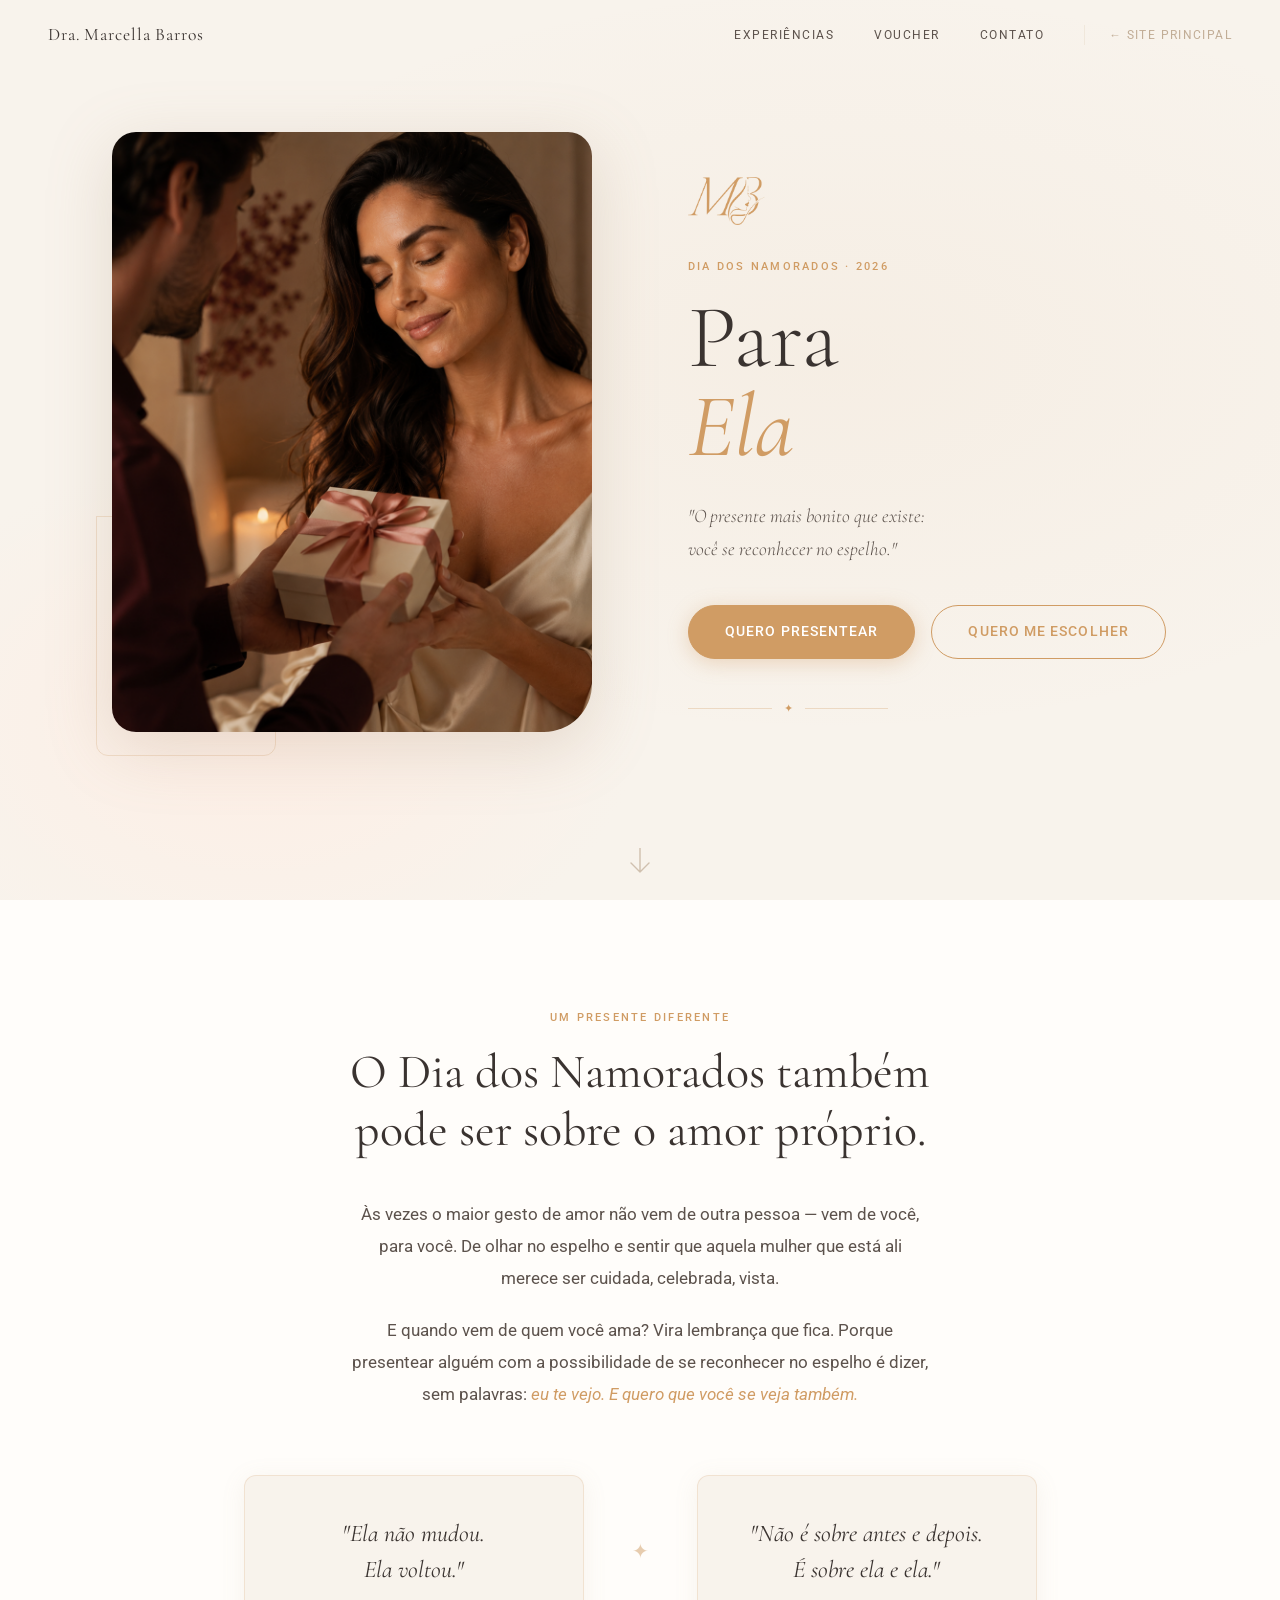
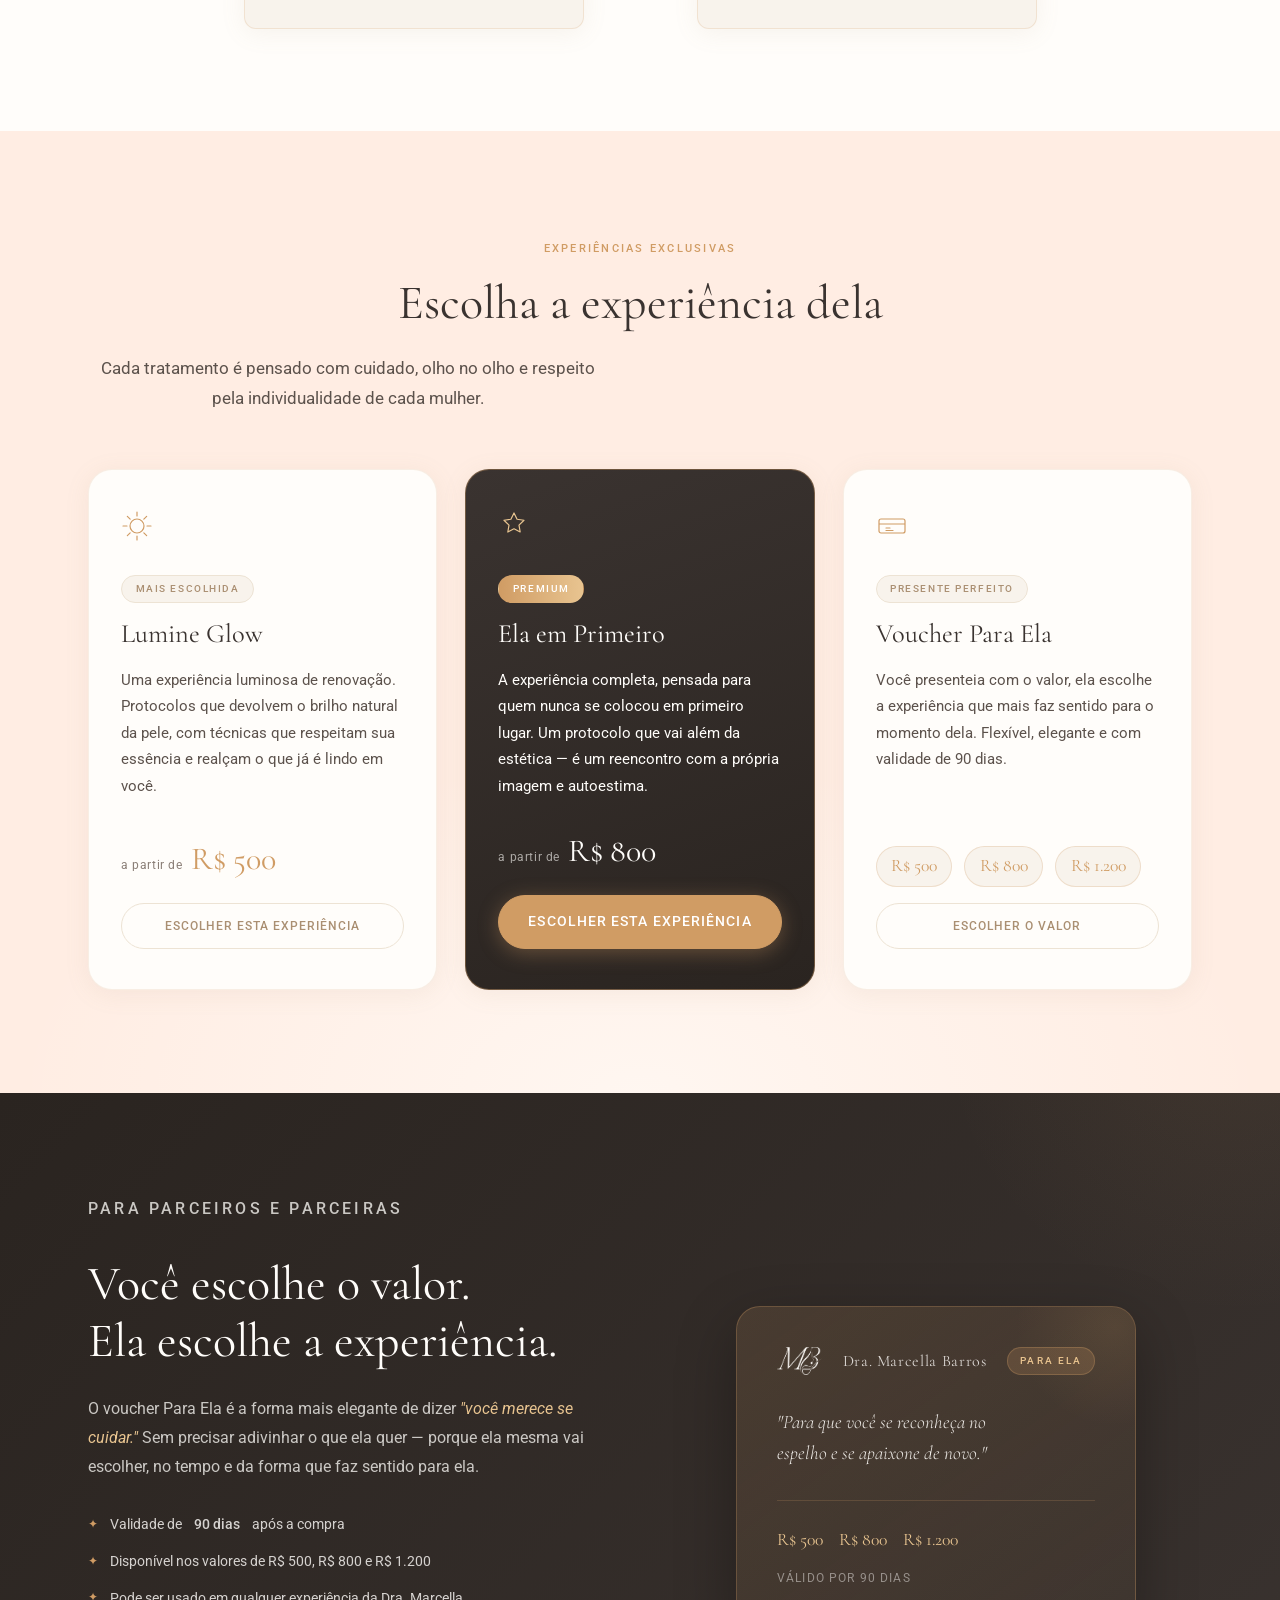
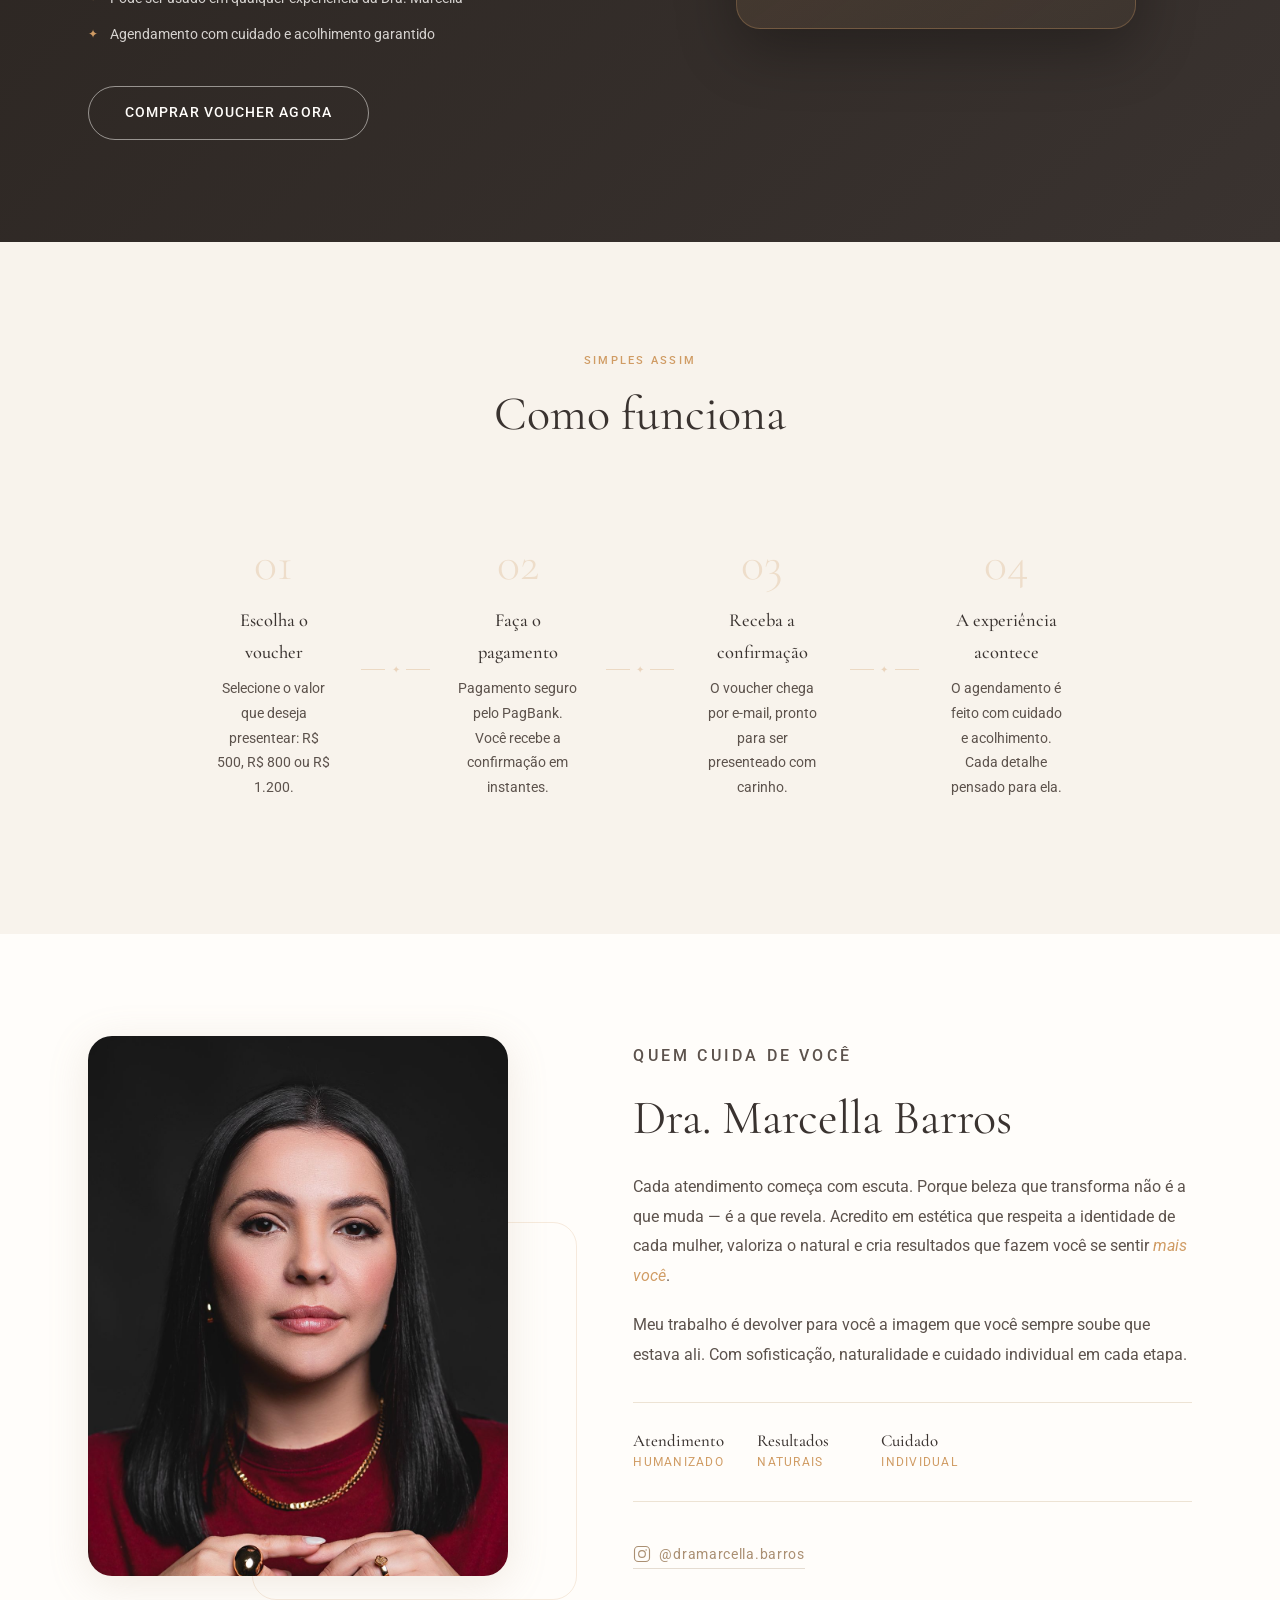
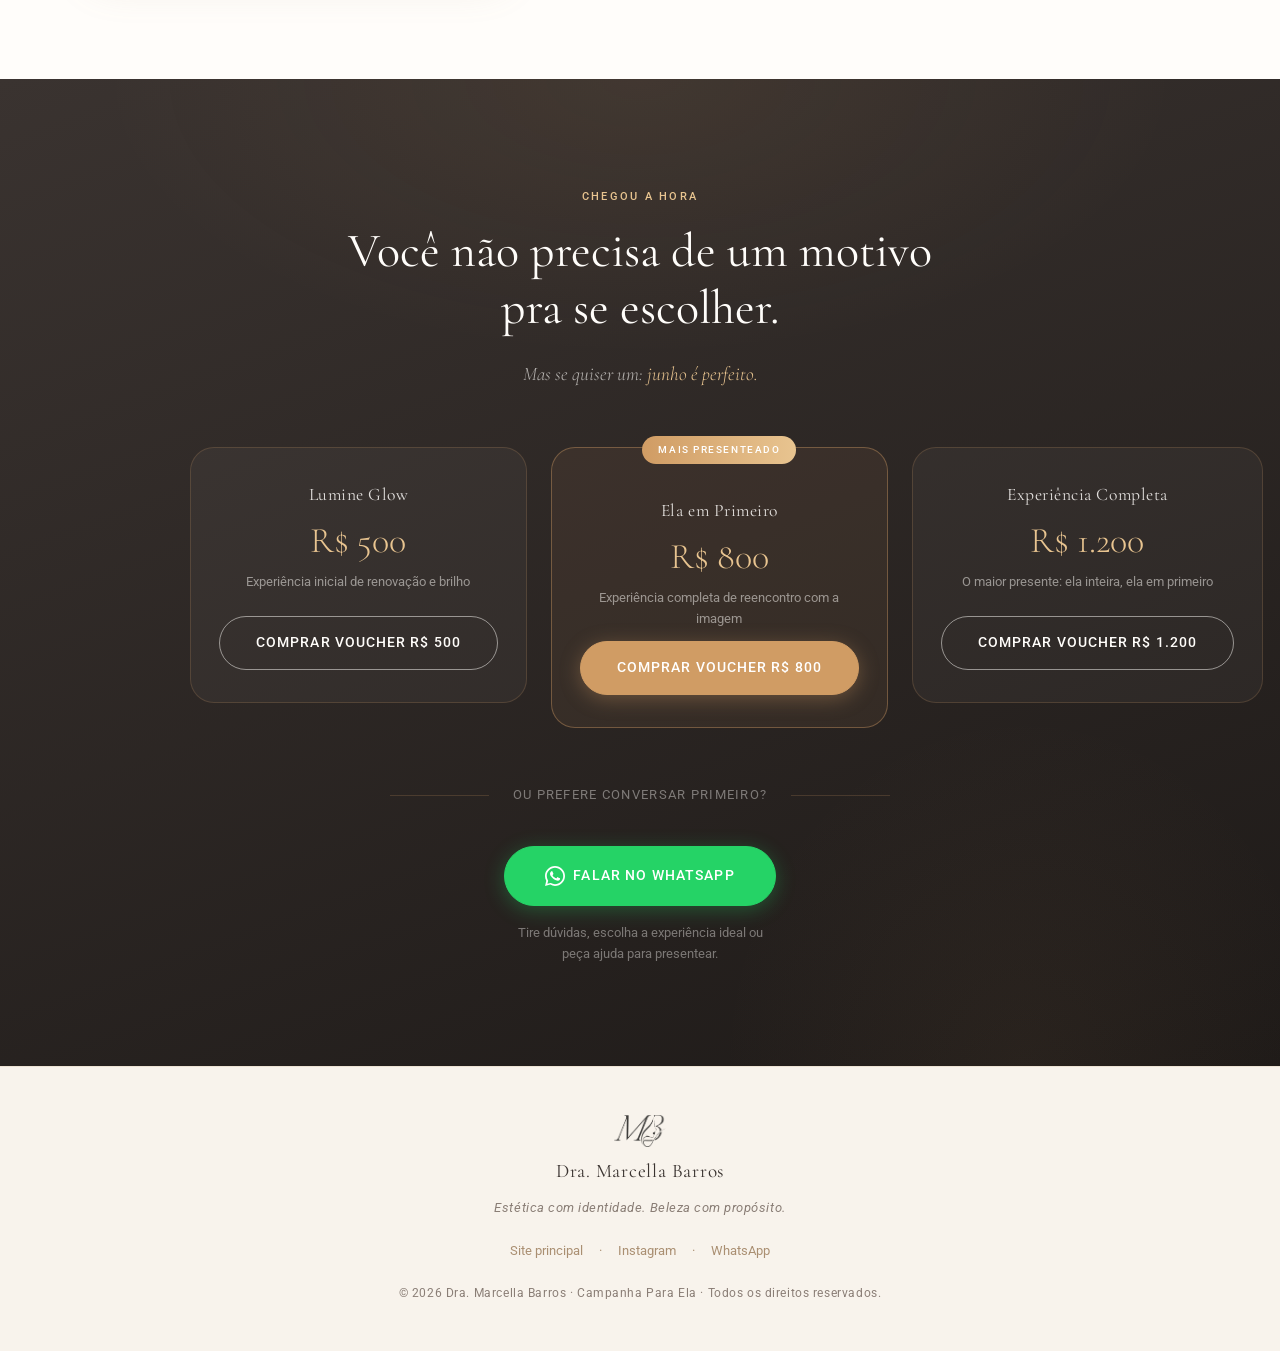
<file: para-ela/index.html>
<!DOCTYPE html>
<html lang="pt-BR">
<head>
  <meta charset="UTF-8" />
  <meta name="viewport" content="width=device-width, initial-scale=1.0" />

  <!-- SEO & Social -->
  <meta name="description" content="Para Ela — Dia dos Namorados 2026. O presente mais bonito que existe: você se reconhecer no espelho. Experiências estéticas exclusivas com Dra. Marcella Barros." />

  <!-- Open Graph -->
  <meta property="og:title" content="Para Ela — Dra. Marcella Barros" />
  <meta property="og:description" content="O presente mais bonito que existe: você se reconhecer no espelho." />
  <meta property="og:image" content="https://dramarcellabarros.com.br/para-ela/assets/og-image.png" />
  <meta property="og:url" content="https://dramarcellabarros.com.br/para-ela/" />
  <meta property="og:type" content="website" />
  <meta property="og:locale" content="pt_BR" />

  <!-- Twitter / X Card -->
  <meta name="twitter:card" content="summary_large_image" />
  <meta name="twitter:title" content="Para Ela — Dra. Marcella Barros" />
  <meta name="twitter:description" content="O presente mais bonito que existe: você se reconhecer no espelho." />
  <meta name="twitter:image" content="https://dramarcellabarros.com.br/para-ela/assets/og-image.png" />

  <title>Para Ela — Dra. Marcella Barros</title>

  <!-- Google Analytics 4 — G-9R4QBGH7J9 -->
  <script async src="https://www.googletagmanager.com/gtag/js?id=G-9R4QBGH7J9"></script>
  <script>
    window.dataLayer = window.dataLayer || [];
    function gtag(){dataLayer.push(arguments);}
    gtag('js', new Date());
    gtag('config', 'G-9R4QBGH7J9');
  </script>

  <!-- Canonical -->
  <link rel="canonical" href="https://dramarcellabarros.com.br/para-ela/" />

  <!-- Google Fonts: tipografia elegante -->
  <link rel="preconnect" href="https://fonts.googleapis.com" />
  <link rel="preconnect" href="https://fonts.gstatic.com" crossorigin />
  <link href="https://fonts.googleapis.com/css2?family=Cormorant+Garamond:ital,wght@0,300;0,400;0,500;1,300;1,400&family=Playfair+Display:ital,wght@0,400;0,500;1,400&family=Roboto:wght@300;400;500&display=swap" rel="stylesheet" />

  <link rel="stylesheet" href="style.css" />
</head>
<body>

  <!-- ============================================================
       NAVBAR FLUTUANTE
  ============================================================ -->
  <header class="navbar" id="navbar">
    <div class="navbar__inner">
      <a href="#hero" class="navbar__logo" aria-label="Dra. Marcella Barros">
        <span class="navbar__logo-text">Dra. Marcella Barros</span>
      </a>
      <nav class="navbar__links">
        <a href="#experiencias">Experiências</a>
        <a href="#voucher">Voucher</a>
        <a href="#contato">Contato</a>
        <a href="https://dramarcellabarros.com.br/" class="navbar__back-link">← Site principal</a>
      </nav>
    </div>
  </header>


  <!-- ============================================================
       SEÇÃO 1 — HERO
  ============================================================ -->
  <section class="hero" id="hero">

    <div class="hero__bg-texture" aria-hidden="true"></div>

    <div class="hero__layout">

      <div class="hero__photo-col" data-reveal="left">
        <img
          src="assets/para-ela.png"
          alt="Dra. Marcella Barros"
          class="hero__photo"
        />
        <div class="hero__photo-ornament" aria-hidden="true"></div>
      </div>

      <div class="hero__text-col" data-reveal="right">

        <div class="hero__logo-wrap">
          <img src="assets/logo-dourado.png" alt="Dra. Marcella Barros" class="hero__logo" />
        </div>

        <p class="hero__eyebrow">Dia dos Namorados · 2026</p>

        <h1 class="hero__title">
          Para<br><em>Ela</em>
        </h1>

        <p class="hero__tagline">
          "O presente mais bonito que existe:<br>
          você se reconhecer no espelho."
        </p>

        <div class="hero__ctas">
          <a href="#conversao" class="btn btn--primary">Quero presentear</a>
          <a href="#conversao" class="btn btn--outline">Quero me escolher</a>
        </div>

        <div class="hero__divider-ornament" aria-hidden="true">
          <span></span><i>✦</i><span></span>
        </div>

      </div>
    </div>

    <a href="#emocional" class="hero__scroll-cue" aria-label="Continuar lendo">
      <svg width="20" height="28" viewBox="0 0 20 28" fill="none" xmlns="http://www.w3.org/2000/svg">
        <path d="M10 0v24M1 15l9 9 9-9" stroke="currentColor" stroke-width="1.4" stroke-linecap="round" stroke-linejoin="round"/>
      </svg>
    </a>
  </section>


  <!-- ============================================================
       SEÇÃO 2 — EMOCIONAL
  ============================================================ -->
  <section class="emocional" id="emocional">
    <div class="container">

      <div class="emocional__intro" data-reveal="up">
        <p class="label-tag">Um presente diferente</p>
        <h2 class="section-title">
          O Dia dos Namorados também<br>
          pode ser sobre o amor próprio.
        </h2>
      </div>

      <div class="emocional__body" data-reveal="up" data-delay="0.15">
        <p>
          Às vezes o maior gesto de amor não vem de outra pessoa — vem de você,
          para você. De olhar no espelho e sentir que aquela mulher que está ali
          merece ser cuidada, celebrada, vista.
        </p>
        <p>
          E quando vem de quem você ama? Vira lembrança que fica. Porque presentear
          alguém com a possibilidade de se reconhecer no espelho é dizer, sem palavras:
          <em>eu te vejo. E quero que você se veja também.</em>
        </p>
      </div>

      <div class="emocional__quotes" data-reveal="up" data-delay="0.25">
        <blockquote class="quote-card">
          <p>"Ela não mudou.<br>Ela voltou."</p>
        </blockquote>
        <div class="quote-divider" aria-hidden="true">✦</div>
        <blockquote class="quote-card">
          <p>"Não é sobre antes e depois.<br>É sobre ela e ela."</p>
        </blockquote>
      </div>

    </div>
  </section>


  <!-- ============================================================
       SEÇÃO 3 — EXPERIÊNCIAS
  ============================================================ -->
  <section class="experiencias" id="experiencias">
    <div class="container">

      <div class="experiencias__header" data-reveal="up">
        <p class="label-tag">Experiências exclusivas</p>
        <h2 class="section-title">Escolha a experiência dela</h2>
        <p class="section-subtitle">
          Cada tratamento é pensado com cuidado, olho no olho e respeito
          pela individualidade de cada mulher.
        </p>
      </div>

      <div class="cards-grid">

        <article class="card" data-reveal="up" data-delay="0">
          <div class="card__icon" aria-hidden="true">
            <svg width="32" height="32" viewBox="0 0 32 32" fill="none" xmlns="http://www.w3.org/2000/svg">
              <circle cx="16" cy="16" r="7" stroke="currentColor" stroke-width="1.2"/>
              <path d="M16 2v4M16 26v4M2 16h4M26 16h4M6.34 6.34l2.83 2.83M22.83 22.83l2.83 2.83M22.83 9.17l2.83-2.83M6.34 25.66l2.83-2.83" stroke="currentColor" stroke-width="1.2" stroke-linecap="round"/>
            </svg>
          </div>
          <div class="card__badge">Mais escolhida</div>
          <h3 class="card__title">Lumine Glow</h3>
          <p class="card__desc">
            Uma experiência luminosa de renovação. Protocolos que devolvem o
            brilho natural da pele, com técnicas que respeitam sua essência
            e realçam o que já é lindo em você.
          </p>
          <p class="card__price">
            <span class="card__price-from">a partir de</span>
            <strong>R$ 500</strong>
          </p>
          <a href="#conversao" class="btn btn--card">Escolher esta experiência</a>
        </article>

        <article class="card card--featured" data-reveal="up" data-delay="0.1">
          <div class="card__icon" aria-hidden="true">
            <svg width="32" height="32" viewBox="0 0 32 32" fill="none" xmlns="http://www.w3.org/2000/svg">
              <path d="M16 3l3.09 6.26L26 10.27l-5 4.87 1.18 6.88L16 18.77l-6.18 3.25L11 15.14 6 10.27l6.91-1.01L16 3z" stroke="currentColor" stroke-width="1.2" stroke-linejoin="round"/>
            </svg>
          </div>
          <div class="card__badge card__badge--gold">Premium</div>
          <h3 class="card__title">Ela em Primeiro</h3>
          <p class="card__desc">
            A experiência completa, pensada para quem nunca se colocou em
            primeiro lugar. Um protocolo que vai além da estética — é um
            reencontro com a própria imagem e autoestima.
          </p>
          <p class="card__price">
            <span class="card__price-from">a partir de</span>
            <strong>R$ 800</strong>
          </p>
          <a href="#conversao" class="btn btn--primary">Escolher esta experiência</a>
        </article>

        <article class="card" data-reveal="up" data-delay="0.2">
          <div class="card__icon" aria-hidden="true">
            <svg width="32" height="32" viewBox="0 0 32 32" fill="none" xmlns="http://www.w3.org/2000/svg">
              <rect x="3" y="9" width="26" height="14" rx="2" stroke="currentColor" stroke-width="1.2"/>
              <path d="M3 14h26" stroke="currentColor" stroke-width="1.2"/>
              <path d="M10 18h4M10 20.5h7" stroke="currentColor" stroke-width="1.2" stroke-linecap="round"/>
            </svg>
          </div>
          <div class="card__badge">Presente perfeito</div>
          <h3 class="card__title">Voucher Para Ela</h3>
          <p class="card__desc">
            Você presenteia com o valor, ela escolhe a experiência que mais
            faz sentido para o momento dela. Flexível, elegante e com
            validade de 90 dias.
          </p>
          <div class="card__price-options">
            <span>R$ 500</span>
            <span>R$ 800</span>
            <span>R$ 1.200</span>
          </div>
          <a href="#conversao" class="btn btn--card">Escolher o valor</a>
        </article>

      </div>
    </div>
  </section>


  <!-- ============================================================
       SEÇÃO 4 — VOUCHER PRESENTEÁVEL
  ============================================================ -->
  <section class="voucher" id="voucher">
    <div class="container">
      <div class="voucher__inner">

        <div class="voucher__text" data-reveal="left">
          <p class="label-tag label-tag--light">Para parceiros e parceiras</p>
          <h2 class="section-title section-title--light">
            Você escolhe o valor.<br>
            Ela escolhe a experiência.
          </h2>
          <p>
            O voucher Para Ela é a forma mais elegante de dizer
            <em>"você merece se cuidar."</em> Sem precisar adivinhar
            o que ela quer — porque ela mesma vai escolher, no tempo
            e da forma que faz sentido para ela.
          </p>
          <ul class="voucher__lista">
            <li>
              <span class="voucher__check">✦</span>
              Validade de <strong>90 dias</strong> após a compra
            </li>
            <li>
              <span class="voucher__check">✦</span>
              Disponível nos valores de R$ 500, R$ 800 e R$ 1.200
            </li>
            <li>
              <span class="voucher__check">✦</span>
              Pode ser usado em qualquer experiência da Dra. Marcella
            </li>
            <li>
              <span class="voucher__check">✦</span>
              Agendamento com cuidado e acolhimento garantido
            </li>
          </ul>
          <a href="#conversao" class="btn btn--light">Comprar voucher agora</a>
        </div>

        <div class="voucher__card-visual" data-reveal="right">
          <div class="voucher__card">
            <div class="voucher__card-header">
              <img src="assets/logo-branco.png" alt="Dra. Marcella Barros"
                style="height: 28px; width: auto;" />
              <span class="voucher__card-logo">Dra. Marcella Barros</span>
              <span class="voucher__card-tag">Para Ela</span>
            </div>
            <div class="voucher__card-body">
              <p class="voucher__card-quote">
                "Para que você se reconheça no<br>
                espelho e se apaixone de novo."
              </p>
            </div>
            <div class="voucher__card-footer">
              <div class="voucher__card-values">
                <span>R$ 500</span>
                <span>R$ 800</span>
                <span>R$ 1.200</span>
              </div>
              <p class="voucher__card-validity">Válido por 90 dias</p>
            </div>
          </div>
        </div>

      </div>
    </div>
  </section>


  <!-- ============================================================
       SEÇÃO 5 — COMO FUNCIONA
  ============================================================ -->
  <section class="como-funciona" id="como-funciona">
    <div class="container">

      <div class="como-funciona__header" data-reveal="up">
        <p class="label-tag">Simples assim</p>
        <h2 class="section-title">Como funciona</h2>
      </div>

      <div class="steps">

        <div class="step" data-reveal="up" data-delay="0">
          <div class="step__number">01</div>
          <h3 class="step__title">Escolha o voucher</h3>
          <p class="step__desc">
            Selecione o valor que deseja presentear:
            R$ 500, R$ 800 ou R$ 1.200.
          </p>
        </div>

        <div class="step__connector" aria-hidden="true">
          <span></span><i>✦</i><span></span>
        </div>

        <div class="step" data-reveal="up" data-delay="0.1">
          <div class="step__number">02</div>
          <h3 class="step__title">Faça o pagamento</h3>
          <p class="step__desc">
            Pagamento seguro pelo PagBank. Você recebe
            a confirmação em instantes.
          </p>
        </div>

        <div class="step__connector" aria-hidden="true">
          <span></span><i>✦</i><span></span>
        </div>

        <div class="step" data-reveal="up" data-delay="0.2">
          <div class="step__number">03</div>
          <h3 class="step__title">Receba a confirmação</h3>
          <p class="step__desc">
            O voucher chega por e-mail, pronto para ser presenteado
            com carinho.
          </p>
        </div>

        <div class="step__connector" aria-hidden="true">
          <span></span><i>✦</i><span></span>
        </div>

        <div class="step" data-reveal="up" data-delay="0.3">
          <div class="step__number">04</div>
          <h3 class="step__title">A experiência acontece</h3>
          <p class="step__desc">
            O agendamento é feito com cuidado e acolhimento.
            Cada detalhe pensado para ela.
          </p>
        </div>

      </div>
    </div>
  </section>


  <!-- ============================================================
       SEÇÃO 6 — CONFIANÇA / DRA. MARCELLA
  ============================================================ -->
  <section class="confianca" id="confianca">
    <div class="container">
      <div class="confianca__inner">

        <div class="confianca__photo-wrap" data-reveal="left">
          <img
            src="assets/foto-marcella.jpeg"
            alt="Dra. Marcella Barros"
            class="confianca__photo"
          />
          <div class="confianca__photo-frame" aria-hidden="true"></div>
        </div>

        <div class="confianca__text" data-reveal="right">
          <p class="label-tag">Quem cuida de você</p>
          <h2 class="section-title">Dra. Marcella Barros</h2>
          <p>
            Cada atendimento começa com escuta. Porque beleza que transforma
            não é a que muda — é a que revela. Acredito em estética que respeita
            a identidade de cada mulher, valoriza o natural e cria resultados
            que fazem você se sentir <em>mais você</em>.
          </p>
          <p>
            Meu trabalho é devolver para você a imagem que você sempre soube
            que estava ali. Com sofisticação, naturalidade e cuidado individual
            em cada etapa.
          </p>

          <div class="confianca__selos">
            <div class="confianca__selo">
              <strong>Atendimento</strong>
              <span>Humanizado</span>
            </div>
            <div class="confianca__selo">
              <strong>Resultados</strong>
              <span>Naturais</span>
            </div>
            <div class="confianca__selo">
              <strong>Cuidado</strong>
              <span>Individual</span>
            </div>
          </div>

          <a
            href="https://instagram.com/dramarcella.barros"
            target="_blank"
            rel="noopener noreferrer"
            class="confianca__instagram"
            aria-label="Instagram Dra. Marcella Barros"
          >
            <svg width="18" height="18" viewBox="0 0 24 24" fill="none" xmlns="http://www.w3.org/2000/svg">
              <rect x="2" y="2" width="20" height="20" rx="5" stroke="currentColor" stroke-width="1.5"/>
              <circle cx="12" cy="12" r="4.5" stroke="currentColor" stroke-width="1.5"/>
              <circle cx="17.5" cy="6.5" r="1" fill="currentColor"/>
            </svg>
            @dramarcella.barros
          </a>
        </div>

      </div>
    </div>
  </section>


  <!-- ============================================================
       SEÇÃO 7 — CONVERSÃO FINAL
  ============================================================ -->
  <section class="conversao" id="conversao">
    <div class="conversao__bg-texture" aria-hidden="true"></div>
    <div class="container">

      <div class="conversao__header" data-reveal="up">
        <p class="label-tag label-tag--light">Chegou a hora</p>
        <h2 class="section-title section-title--light">
          Você não precisa de um motivo<br>
          pra se escolher.
        </h2>
        <p class="conversao__sub">
          Mas se quiser um: <em>junho é perfeito.</em>
        </p>
      </div>

      <div class="conversao__opcoes" data-reveal="up" data-delay="0.1">

        <div class="voucher-opcao">
          <p class="voucher-opcao__label">Lumine Glow</p>
          <p class="voucher-opcao__valor">R$ 500</p>
          <p class="voucher-opcao__desc">Experiência inicial de renovação e brilho</p>
          <a
            href="https://pag.ae/81QB8Kh11"
            target="_blank"
            rel="noopener noreferrer"
            class="btn btn--light"
            data-valor="500"
            id="btn-voucher-500"
          >
            Comprar Voucher R$ 500
          </a>
        </div>

        <div class="voucher-opcao voucher-opcao--featured">
          <div class="voucher-opcao__destaque">Mais presenteado</div>
          <p class="voucher-opcao__label">Ela em Primeiro</p>
          <p class="voucher-opcao__valor">R$ 800</p>
          <p class="voucher-opcao__desc">Experiência completa de reencontro com a imagem</p>
          <a
            href="https://pag.ae/81QB9SKX1"
            target="_blank"
            rel="noopener noreferrer"
            class="btn btn--primary"
            data-valor="800"
            id="btn-voucher-800"
          >
            Comprar Voucher R$ 800
          </a>
        </div>

        <div class="voucher-opcao">
          <p class="voucher-opcao__label">Experiência Completa</p>
          <p class="voucher-opcao__valor">R$ 1.200</p>
          <p class="voucher-opcao__desc">O maior presente: ela inteira, ela em primeiro</p>
          <a
            href="https://pag.ae/81QBacCCN"
            target="_blank"
            rel="noopener noreferrer"
            class="btn btn--light"
            data-valor="1200"
            id="btn-voucher-1200"
          >
            Comprar Voucher R$ 1.200
          </a>
        </div>

      </div>

      <div class="conversao__ou" data-reveal="up" data-delay="0.2">
        <span></span>
        <p>ou prefere conversar primeiro?</p>
        <span></span>
      </div>

      <div class="conversao__whatsapp" data-reveal="up" data-delay="0.25">
        <a
          href="https://wa.me/5515997926411?text=Olá%2C%20Dra.%20Marcella!%20Tenho%20interesse%20na%20campanha%20Para%20Ela%20✦"
          target="_blank"
          rel="noopener noreferrer"
          class="btn btn--whatsapp"
          id="btn-whatsapp-para-ela"
        >
          <svg width="20" height="20" viewBox="0 0 24 24" fill="currentColor" xmlns="http://www.w3.org/2000/svg">
            <path d="M17.472 14.382c-.297-.149-1.758-.867-2.03-.967-.273-.099-.471-.148-.67.15-.197.297-.767.966-.94 1.164-.173.199-.347.223-.644.075-.297-.15-1.255-.463-2.39-1.475-.883-.788-1.48-1.761-1.653-2.059-.173-.297-.018-.458.13-.606.134-.133.298-.347.446-.52.149-.174.198-.298.298-.497.099-.198.05-.371-.025-.52-.075-.149-.669-1.612-.916-2.207-.242-.579-.487-.5-.669-.51-.173-.008-.371-.01-.57-.01-.198 0-.52.074-.792.372-.272.297-1.04 1.016-1.04 2.479 0 1.462 1.065 2.875 1.213 3.074.149.198 2.096 3.2 5.077 4.487.709.306 1.262.489 1.694.625.712.227 1.36.195 1.871.118.571-.085 1.758-.719 2.006-1.413.248-.694.248-1.289.173-1.413-.074-.124-.272-.198-.57-.347z"/>
            <path d="M12 0C5.373 0 0 5.373 0 12c0 2.099.548 4.07 1.504 5.783L.057 23.998l6.305-1.654A11.946 11.946 0 0012 24c6.627 0 12-5.373 12-12S18.627 0 12 0zm0 21.894a9.881 9.881 0 01-5.031-1.373l-.361-.214-3.741.981.997-3.648-.235-.374A9.861 9.861 0 012.106 12C2.106 6.531 6.531 2.106 12 2.106c5.469 0 9.894 4.425 9.894 9.894 0 5.468-4.425 9.894-9.894 9.894z"/>
          </svg>
          Falar no WhatsApp
        </a>
        <p class="conversao__whatsapp-hint">
          Tire dúvidas, escolha a experiência ideal ou peça ajuda para presentear.
        </p>
      </div>

    </div>
  </section>


  <!-- ============================================================
       RODAPÉ
  ============================================================ -->
  <footer class="footer">
    <div class="container footer__inner">
      <div class="footer__brand">
        <img src="assets/logo-preto.png" alt="Dra. Marcella Barros" class="footer__logo" />
        <span class="footer__logo-text">Dra. Marcella Barros</span>
        <p>Estética com identidade. Beleza com propósito.</p>
      </div>
      <div class="footer__links">
        <a href="https://dramarcellabarros.com.br/">Site principal</a>
        <span aria-hidden="true">·</span>
        <a href="https://instagram.com/dramarcella.barros" target="_blank" rel="noopener noreferrer">Instagram</a>
        <span aria-hidden="true">·</span>
        <a href="https://wa.me/5515997926411" target="_blank" rel="noopener noreferrer">WhatsApp</a>
      </div>
      <p class="footer__copy">
        &copy; 2026 Dra. Marcella Barros · Campanha Para Ela · Todos os direitos reservados.
      </p>
    </div>
  </footer>

  <script src="script.js"></script>
</body>
</html>
</file>
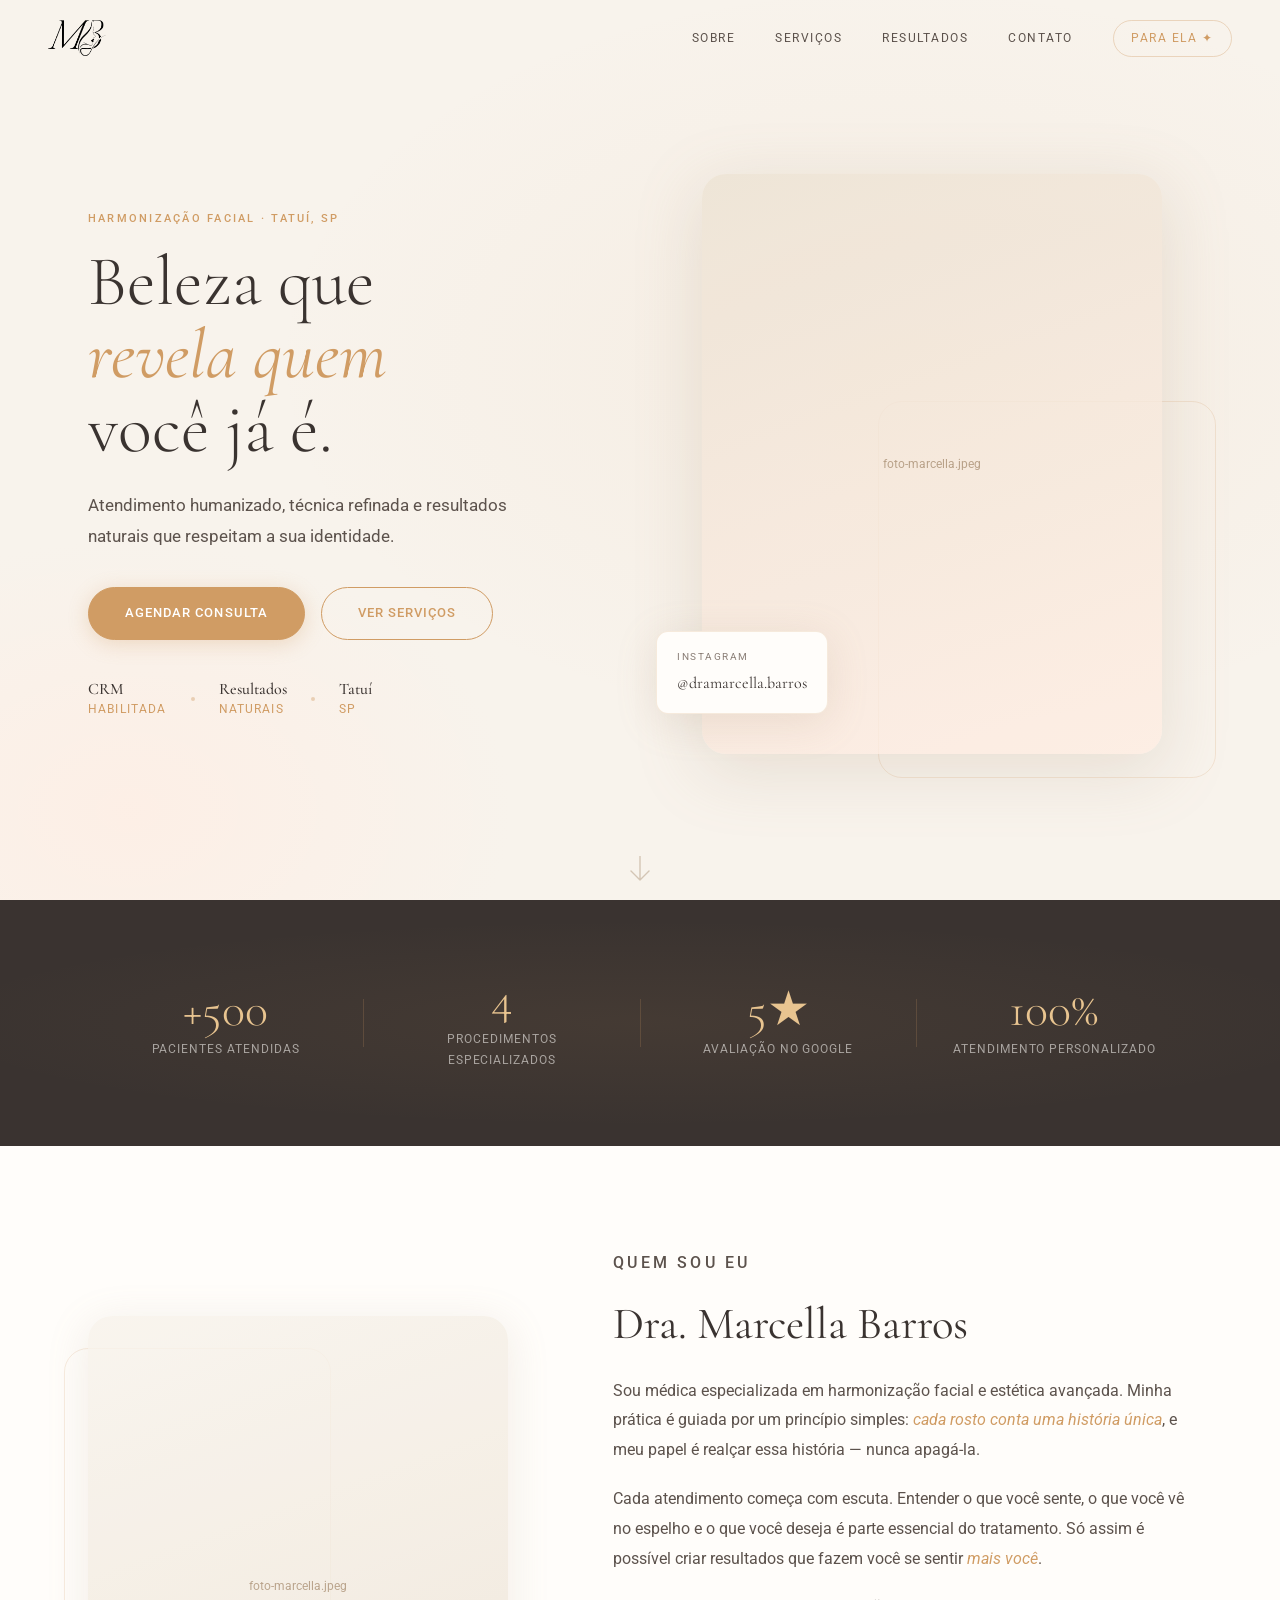
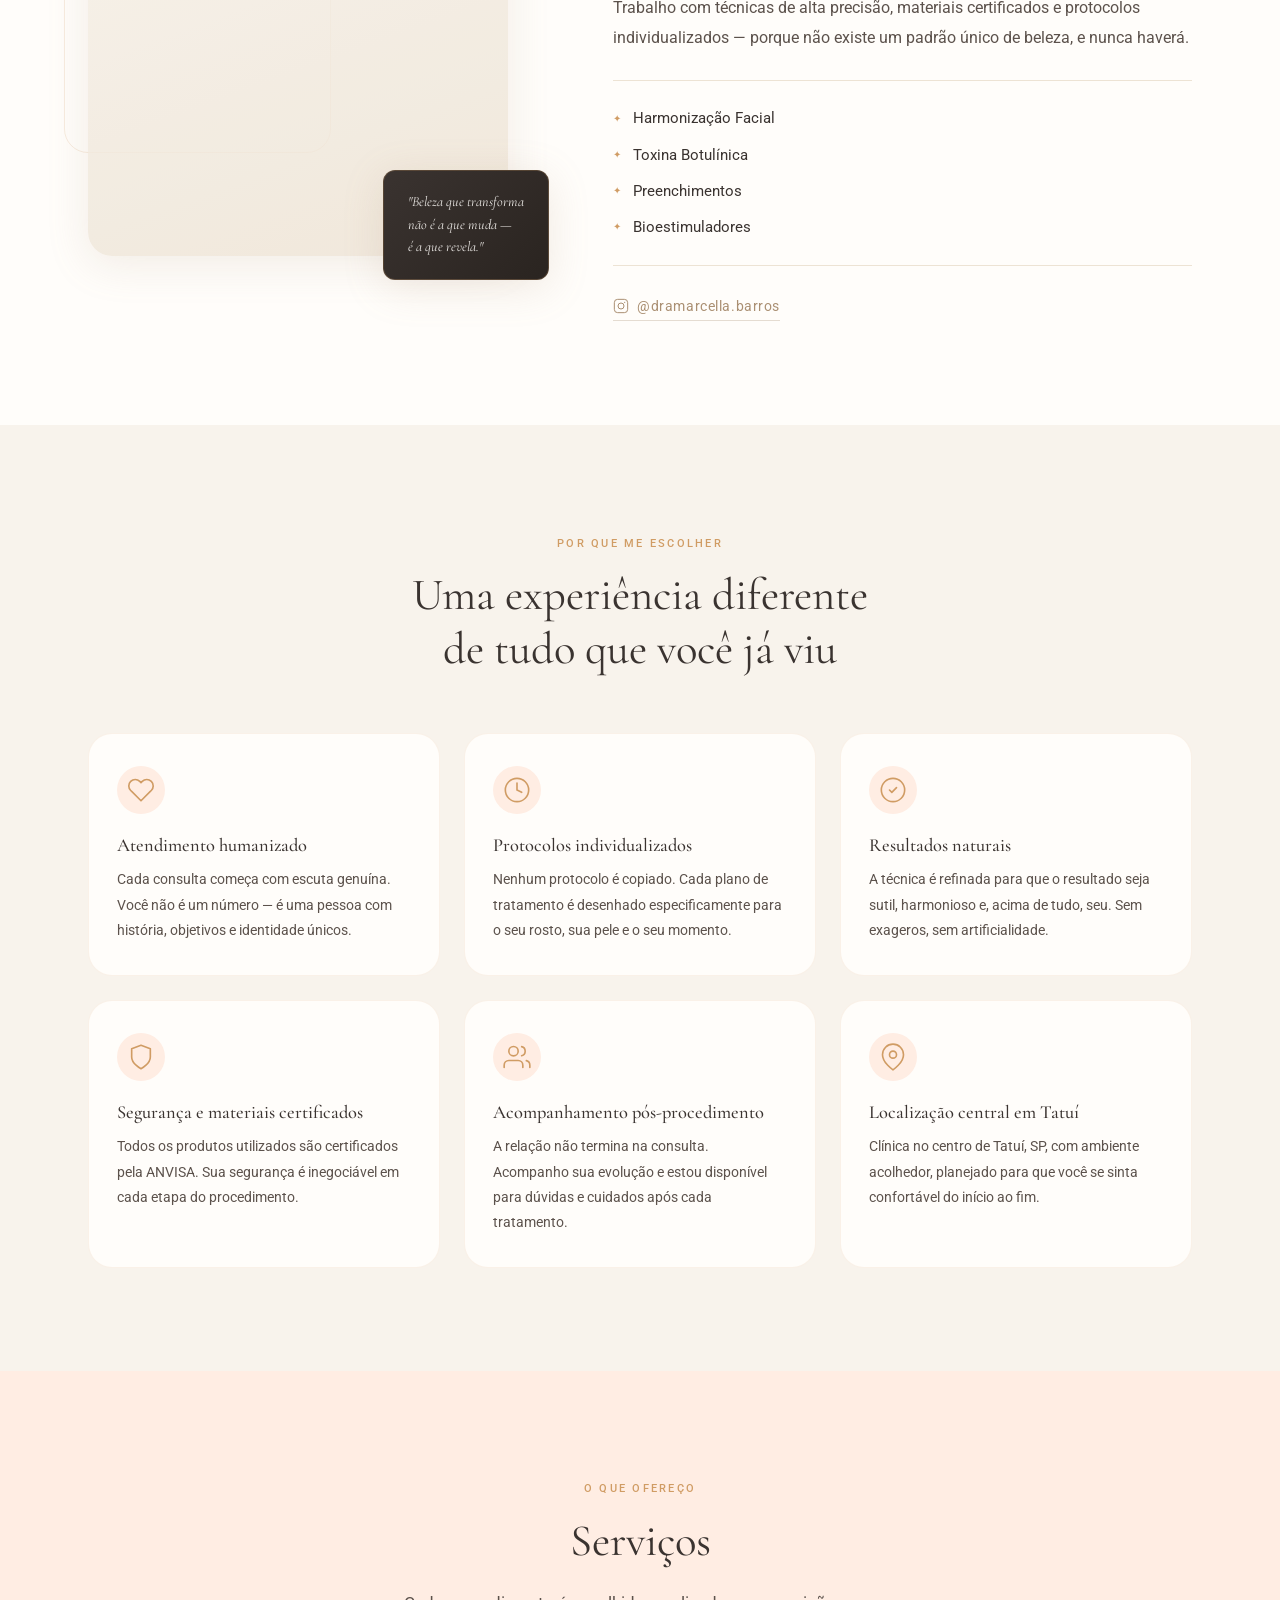
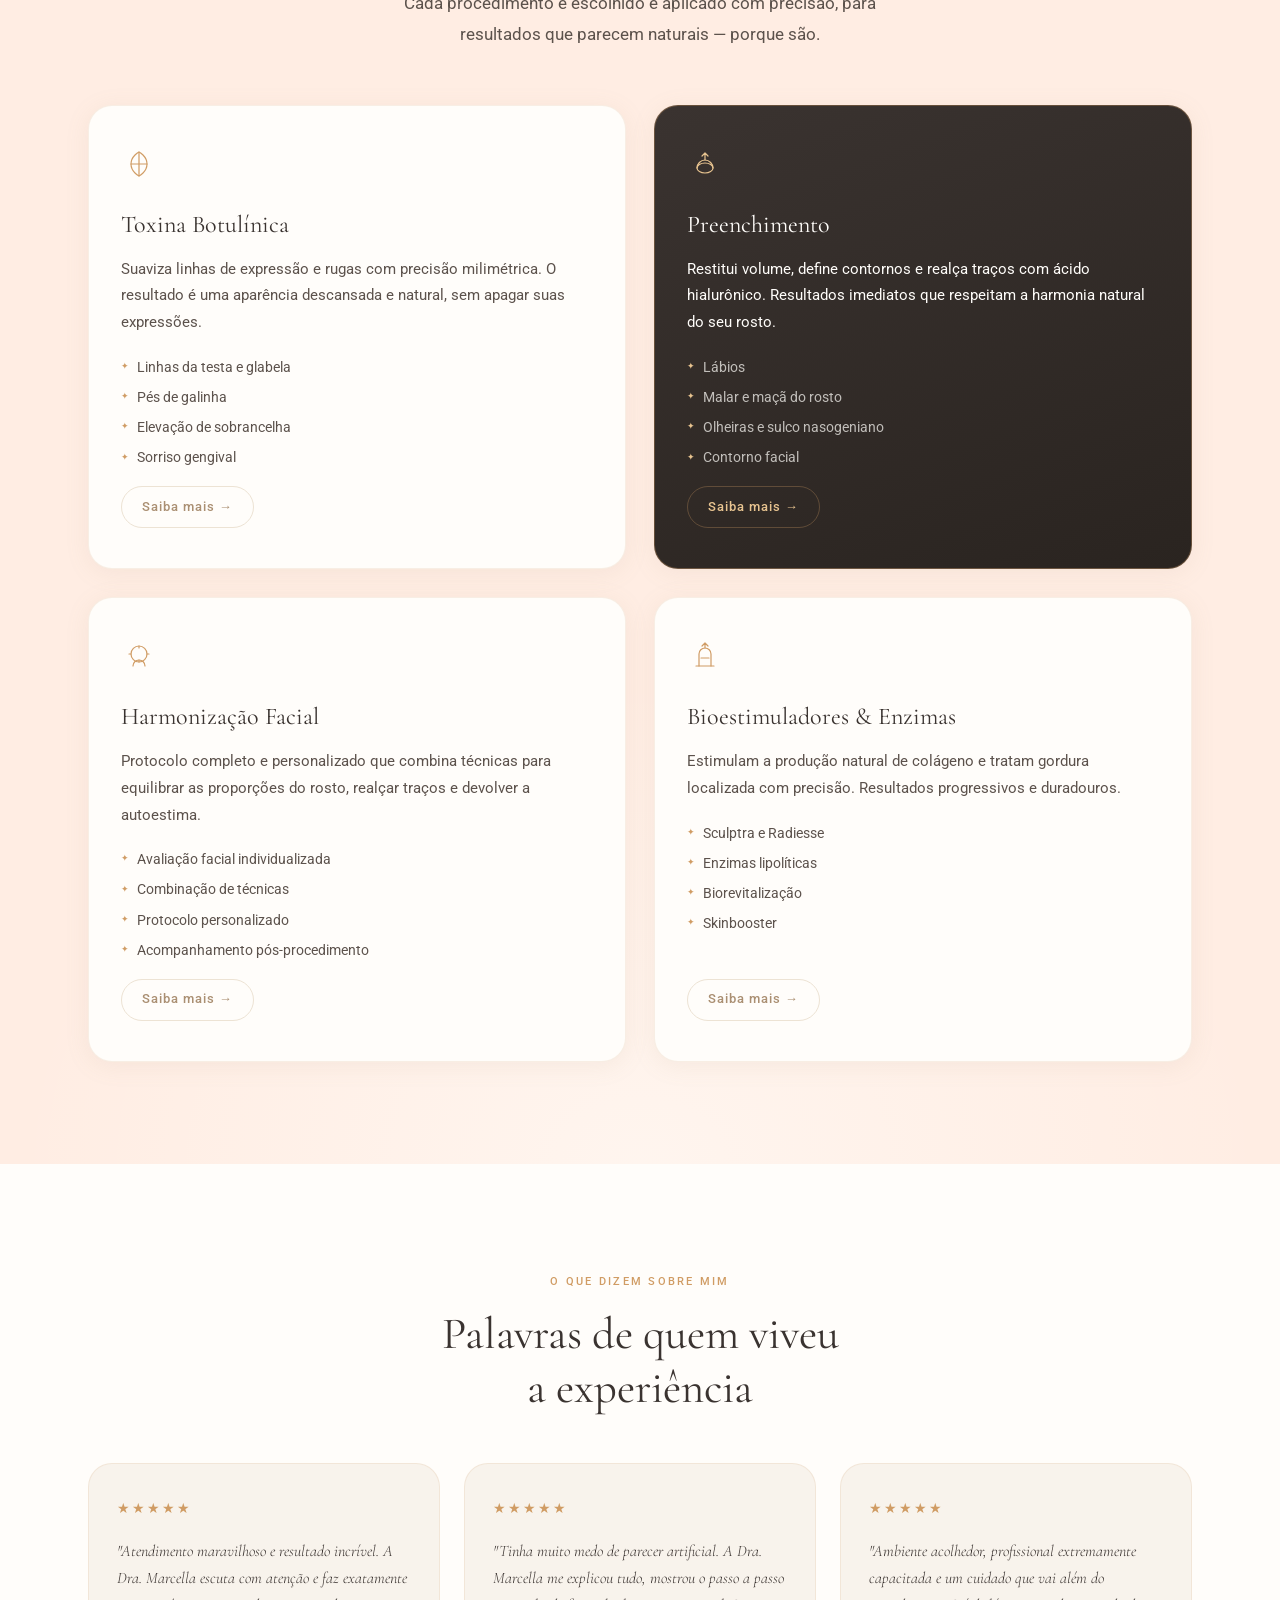
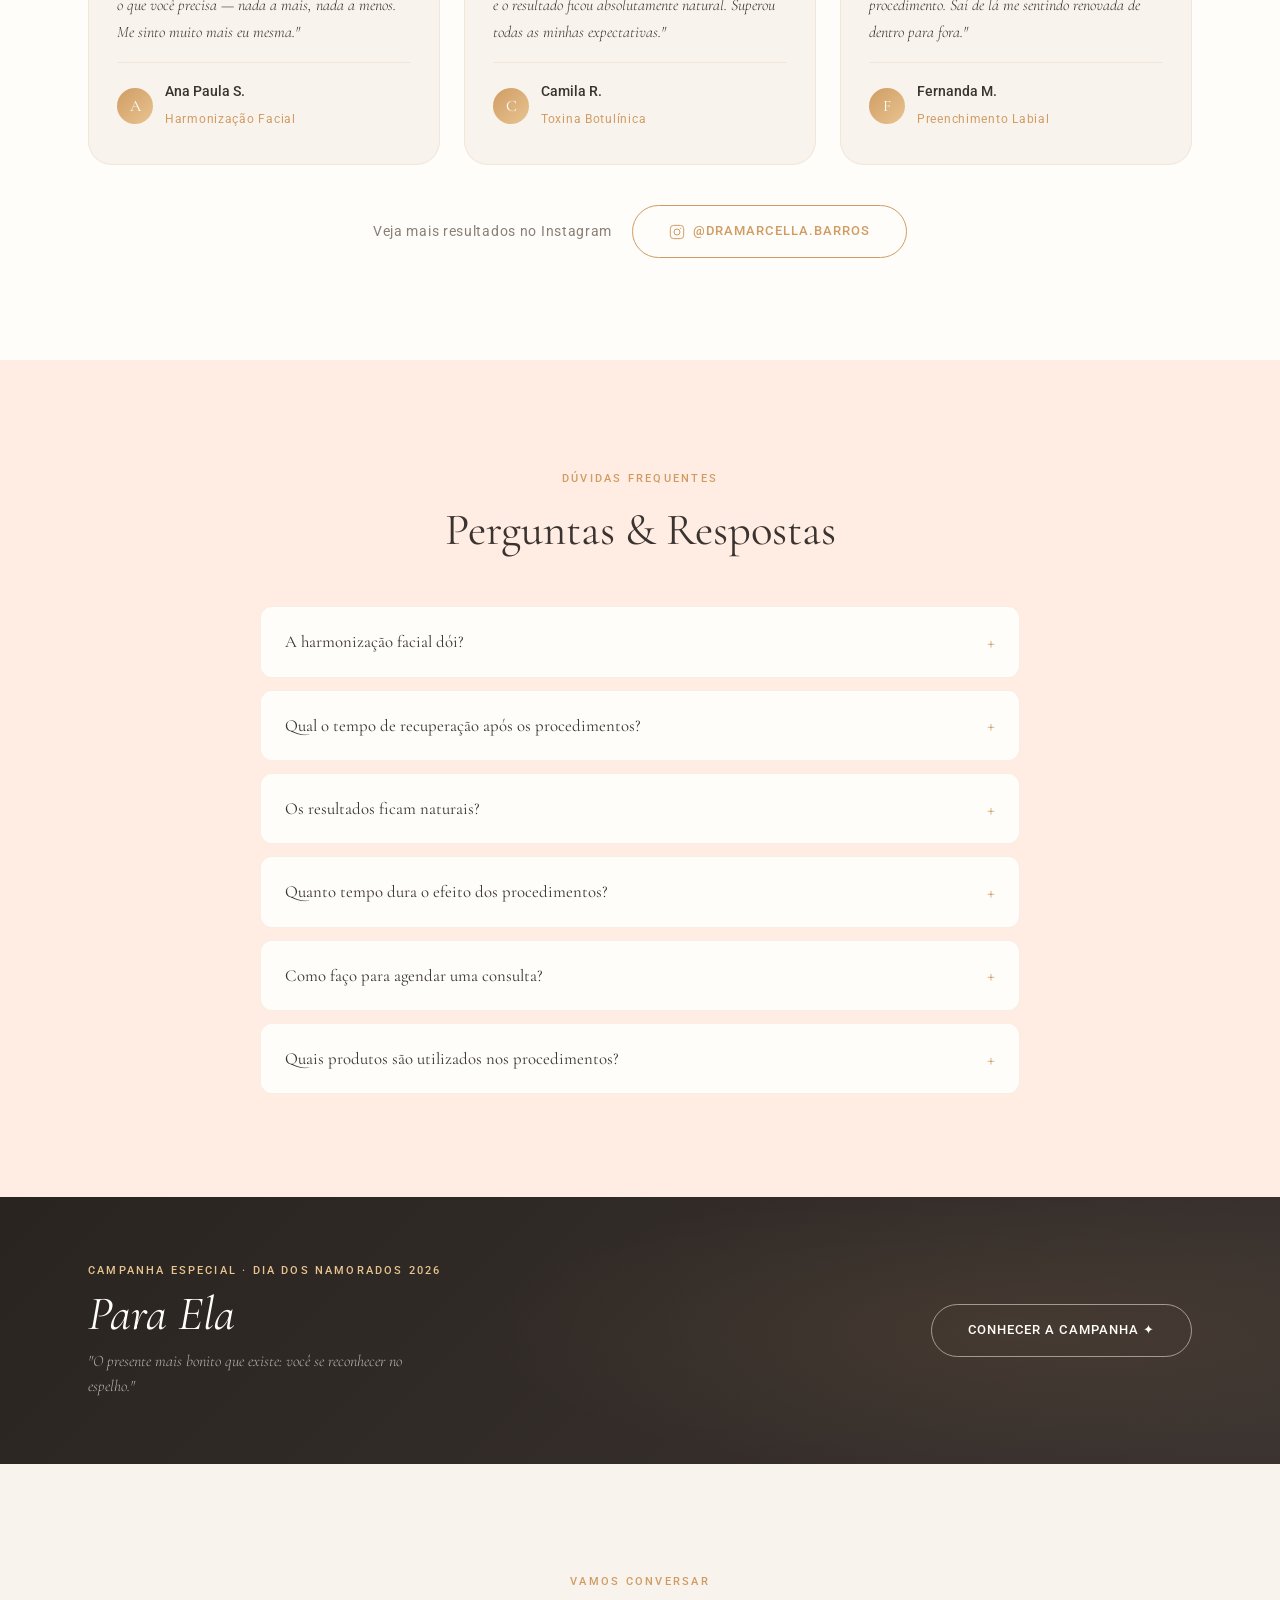
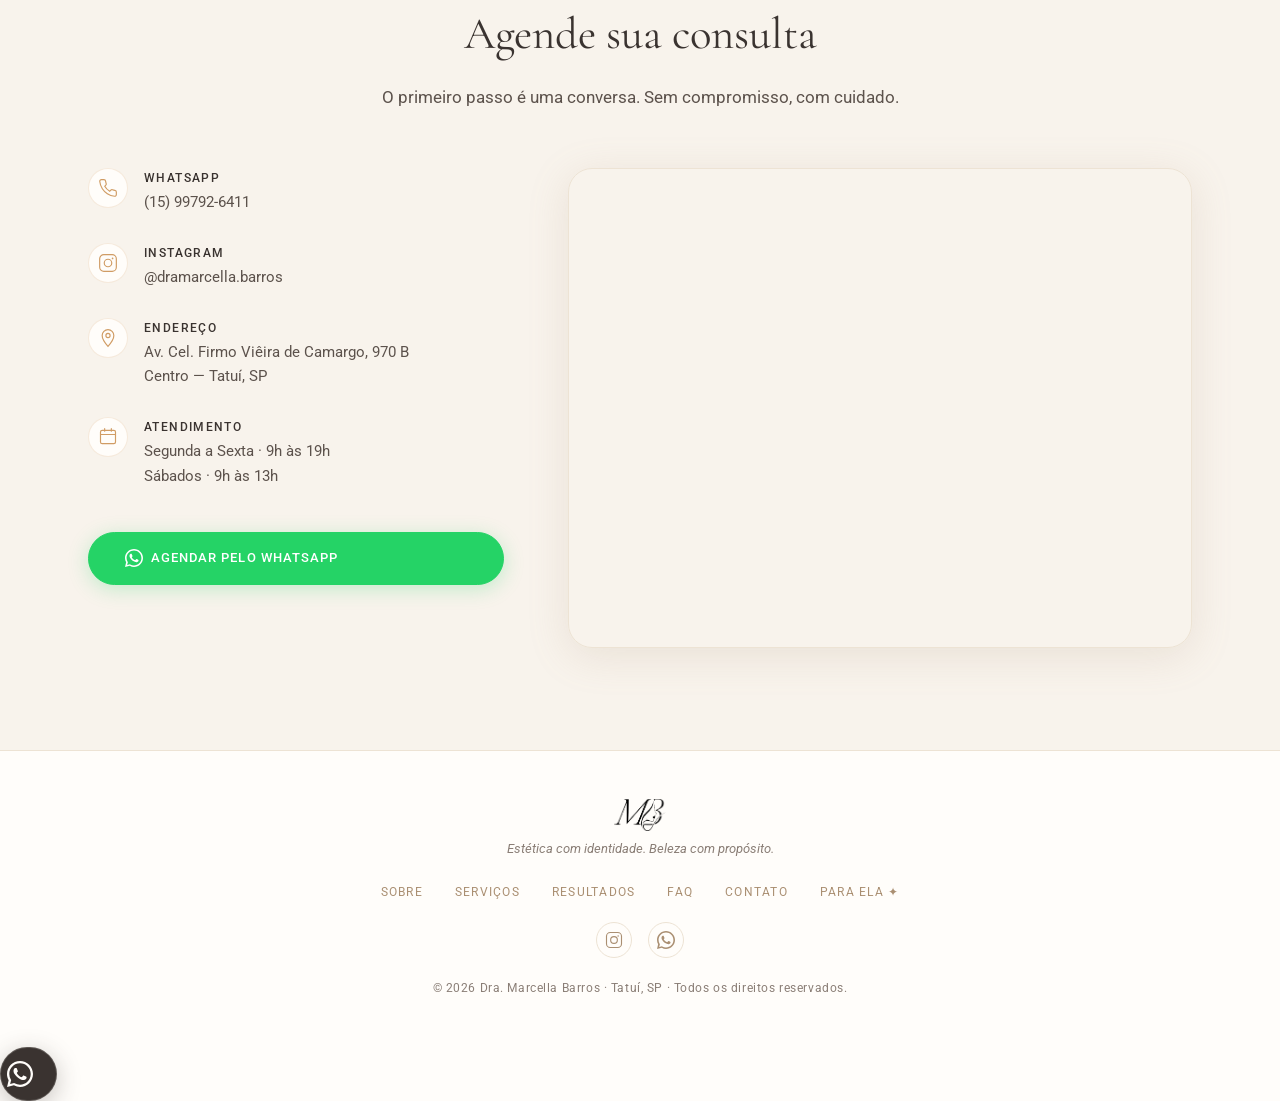
<file: INDEX~1.HTM>
<!DOCTYPE html>
<html lang="pt-BR">
<head>
  <meta charset="UTF-8" />
  <meta name="viewport" content="width=device-width, initial-scale=1.0" />
  <meta name="description" content="Dra. Marcella Barros — Especialista em Harmonização Facial, Toxina Botulínica, Preenchimento e Bioestimuladores em Tatuí, SP. Estética com identidade. Beleza com propósito." />
  <meta property="og:title" content="Dra. Marcella Barros — Harmonização Facial em Tatuí" />
  <meta property="og:description" content="Estética que respeita sua essência. Atendimento humanizado, resultados naturais." />
  <meta property="og:image" content="assets/og-image.png" />
  <meta property="og:type" content="website" />
  <title>Dra. Marcella Barros — Harmonização Facial</title>
  <link rel="preconnect" href="https://fonts.googleapis.com" />
  <link rel="preconnect" href="https://fonts.gstatic.com" crossorigin />
  <link href="https://fonts.googleapis.com/css2?family=Cormorant+Garamond:ital,wght@0,300;0,400;0,500;1,300;1,400&family=Playfair+Display:ital,wght@0,400;0,500;1,400&family=Roboto:wght@300;400;500&display=swap" rel="stylesheet" />
  <link rel="stylesheet" href="style.css" />
</head>
<body>

  <!-- ============================================================
       NAVBAR
  ============================================================ -->
  <header class="navbar" id="navbar">
    <div class="navbar__inner">
      <a href="#hero" class="navbar__logo" aria-label="Dra. Marcella Barros">
        <!-- Logo dourado para navbar (fundo claro após scroll) -->
        <img src="assets/logo-dourado.png" alt="Dra. Marcella Barros" class="navbar__logo-img navbar__logo-dourado" />
        <!-- Logo preto para navbar transparente -->
        <img src="assets/logo-preto.png" alt="Dra. Marcella Barros" class="navbar__logo-img navbar__logo-preto" />
      </a>
      <nav class="navbar__links" id="navbar-links">
        <a href="#sobre">Sobre</a>
        <a href="#servicos">Serviços</a>
        <a href="#depoimentos">Resultados</a>
        <a href="#contato">Contato</a>
        <a href="https://dramarcellabarros.github.io/para-ela/" target="_blank" class="navbar__cta">Para Ela ✦</a>
      </nav>
      <button class="navbar__burger" id="navbar-burger" aria-label="Abrir menu" aria-expanded="false">
        <span></span><span></span><span></span>
      </button>
    </div>
  </header>


  <!-- ============================================================
       SEÇÃO 1 — HERO
  ============================================================ -->
  <section class="hero" id="hero">
    <div class="hero__bg" aria-hidden="true"></div>
    <div class="hero__layout">

      <div class="hero__text" data-reveal="left">
        <p class="eyebrow">Harmonização Facial · Tatuí, SP</p>
        <h1 class="hero__title">
          Beleza que<br>
          <em>revela quem</em><br>
          você já é.
        </h1>
        <p class="hero__desc">
          Atendimento humanizado, técnica refinada e resultados naturais
          que respeitam a sua identidade.
        </p>
        <div class="hero__ctas">
          <a href="https://wa.me/5515997926411?text=Olá%2C%20Dra.%20Marcella!%20Gostaria%20de%20agendar%20uma%20consulta." target="_blank" rel="noopener noreferrer" class="btn btn--primary">
            Agendar consulta
          </a>
          <a href="#servicos" class="btn btn--outline">Ver serviços</a>
        </div>
        <div class="hero__selos">
          <div class="hero__selo"><strong>CRM</strong><span>Habilitada</span></div>
          <div class="hero__divider-dot" aria-hidden="true"></div>
          <div class="hero__selo"><strong>Resultados</strong><span>Naturais</span></div>
          <div class="hero__divider-dot" aria-hidden="true"></div>
          <div class="hero__selo"><strong>Tatuí</strong><span>SP</span></div>
        </div>
      </div>

      <div class="hero__photo-col" data-reveal="right">
        <!--
          ✏️ Substitua por:
          <img src="assets/foto-marcella.jpeg" alt="Dra. Marcella Barros" class="hero__photo" />
        -->
        <div class="hero__photo-placeholder"><span>foto-marcella.jpeg</span></div>
        <div class="hero__photo-frame" aria-hidden="true"></div>
        <div class="hero__float-card">
          <p class="hero__float-card-label">Instagram</p>
          <a href="https://instagram.com/dramarcella.barros" target="_blank" rel="noopener noreferrer" class="hero__float-card-handle">@dramarcella.barros</a>
        </div>
      </div>
    </div>

    <a href="#numeros" class="hero__scroll-cue" aria-label="Continuar">
      <svg width="20" height="28" viewBox="0 0 20 28" fill="none">
        <path d="M10 0v24M1 15l9 9 9-9" stroke="currentColor" stroke-width="1.4" stroke-linecap="round" stroke-linejoin="round"/>
      </svg>
    </a>
  </section>


  <!-- ============================================================
       SEÇÃO 2 — NÚMEROS / PROVA SOCIAL
       (as melhores clínicas exibem métricas de credibilidade)
  ============================================================ -->
  <section class="numeros" id="numeros">
    <div class="container">
      <div class="numeros__grid">

        <div class="numeros__item" data-reveal="up" data-delay="0">
          <span class="numeros__valor">+500</span>
          <span class="numeros__label">Pacientes atendidas</span>
        </div>

        <div class="numeros__divider" aria-hidden="true"></div>

        <div class="numeros__item" data-reveal="up" data-delay="0.1">
          <span class="numeros__valor">4</span>
          <span class="numeros__label">Procedimentos especializados</span>
        </div>

        <div class="numeros__divider" aria-hidden="true"></div>

        <div class="numeros__item" data-reveal="up" data-delay="0.2">
          <span class="numeros__valor">5★</span>
          <span class="numeros__label">Avaliação no Google</span>
        </div>

        <div class="numeros__divider" aria-hidden="true"></div>

        <div class="numeros__item" data-reveal="up" data-delay="0.3">
          <span class="numeros__valor">100%</span>
          <span class="numeros__label">Atendimento personalizado</span>
        </div>

      </div>
    </div>
  </section>


  <!-- ============================================================
       SEÇÃO 3 — SOBRE
  ============================================================ -->
  <section class="sobre" id="sobre">
    <div class="container">
      <div class="sobre__inner">

        <div class="sobre__photo-col" data-reveal="left">
          <!--
            ✏️ Substitua por:
            <img src="assets/foto-marcella.jpeg" alt="Dra. Marcella Barros" class="sobre__photo" />
          -->
          <div class="sobre__photo-placeholder"><span>foto-marcella.jpeg</span></div>
          <div class="sobre__photo-ornament" aria-hidden="true"></div>
          <div class="sobre__quote-badge">
            <p>"Beleza que transforma<br>não é a que muda —<br>é a que revela."</p>
          </div>
        </div>

        <div class="sobre__text" data-reveal="right">
          <p class="label-tag">Quem sou eu</p>
          <h2 class="section-title">Dra. Marcella Barros</h2>
          <p>
            Sou médica especializada em harmonização facial e estética avançada.
            Minha prática é guiada por um princípio simples: <em>cada rosto conta
            uma história única</em>, e meu papel é realçar essa história — nunca apagá-la.
          </p>
          <p>
            Cada atendimento começa com escuta. Entender o que você sente, o que
            você vê no espelho e o que você deseja é parte essencial do tratamento.
            Só assim é possível criar resultados que fazem você se sentir <em>mais você</em>.
          </p>
          <p>
            Trabalho com técnicas de alta precisão, materiais certificados e
            protocolos individualizados — porque não existe um padrão único
            de beleza, e nunca haverá.
          </p>
          <div class="sobre__especialidades">
            <div class="sobre__espec-item"><span class="sobre__espec-dot" aria-hidden="true">✦</span>Harmonização Facial</div>
            <div class="sobre__espec-item"><span class="sobre__espec-dot" aria-hidden="true">✦</span>Toxina Botulínica</div>
            <div class="sobre__espec-item"><span class="sobre__espec-dot" aria-hidden="true">✦</span>Preenchimentos</div>
            <div class="sobre__espec-item"><span class="sobre__espec-dot" aria-hidden="true">✦</span>Bioestimuladores</div>
          </div>
          <a href="https://instagram.com/dramarcella.barros" target="_blank" rel="noopener noreferrer" class="sobre__instagram">
            <svg width="16" height="16" viewBox="0 0 24 24" fill="none"><rect x="2" y="2" width="20" height="20" rx="5" stroke="currentColor" stroke-width="1.5"/><circle cx="12" cy="12" r="4.5" stroke="currentColor" stroke-width="1.5"/><circle cx="17.5" cy="6.5" r="1" fill="currentColor"/></svg>
            @dramarcella.barros
          </a>
        </div>
      </div>
    </div>
  </section>


  <!-- ============================================================
       SEÇÃO 4 — DIFERENCIAIS
       (pesquisa mostra que "por que me escolher" aumenta conversão)
  ============================================================ -->
  <section class="diferenciais">
    <div class="container">
      <div class="diferenciais__header" data-reveal="up">
        <p class="label-tag">Por que me escolher</p>
        <h2 class="section-title">Uma experiência diferente<br>de tudo que você já viu</h2>
      </div>
      <div class="diferenciais__grid">

        <div class="diferencial" data-reveal="up" data-delay="0">
          <div class="diferencial__icon" aria-hidden="true">
            <svg width="28" height="28" viewBox="0 0 24 24" fill="none"><path d="M20.84 4.61a5.5 5.5 0 00-7.78 0L12 5.67l-1.06-1.06a5.5 5.5 0 00-7.78 7.78l1.06 1.06L12 21.23l7.78-7.78 1.06-1.06a5.5 5.5 0 000-7.78z" stroke="currentColor" stroke-width="1.4" stroke-linejoin="round"/></svg>
          </div>
          <h3>Atendimento humanizado</h3>
          <p>Cada consulta começa com escuta genuína. Você não é um número — é uma pessoa com história, objetivos e identidade únicos.</p>
        </div>

        <div class="diferencial" data-reveal="up" data-delay="0.1">
          <div class="diferencial__icon" aria-hidden="true">
            <svg width="28" height="28" viewBox="0 0 24 24" fill="none"><circle cx="12" cy="12" r="10" stroke="currentColor" stroke-width="1.4"/><path d="M12 6v6l4 2" stroke="currentColor" stroke-width="1.4" stroke-linecap="round"/></svg>
          </div>
          <h3>Protocolos individualizados</h3>
          <p>Nenhum protocolo é copiado. Cada plano de tratamento é desenhado especificamente para o seu rosto, sua pele e o seu momento.</p>
        </div>

        <div class="diferencial" data-reveal="up" data-delay="0.2">
          <div class="diferencial__icon" aria-hidden="true">
            <svg width="28" height="28" viewBox="0 0 24 24" fill="none"><path d="M9 12l2 2 4-4" stroke="currentColor" stroke-width="1.4" stroke-linecap="round" stroke-linejoin="round"/><path d="M12 2a10 10 0 110 20A10 10 0 0112 2z" stroke="currentColor" stroke-width="1.4"/></svg>
          </div>
          <h3>Resultados naturais</h3>
          <p>A técnica é refinada para que o resultado seja sutil, harmonioso e, acima de tudo, seu. Sem exageros, sem artificialidade.</p>
        </div>

        <div class="diferencial" data-reveal="up" data-delay="0.3">
          <div class="diferencial__icon" aria-hidden="true">
            <svg width="28" height="28" viewBox="0 0 24 24" fill="none"><path d="M12 22s8-4 8-10V5l-8-3-8 3v7c0 6 8 10 8 10z" stroke="currentColor" stroke-width="1.4" stroke-linejoin="round"/></svg>
          </div>
          <h3>Segurança e materiais certificados</h3>
          <p>Todos os produtos utilizados são certificados pela ANVISA. Sua segurança é inegociável em cada etapa do procedimento.</p>
        </div>

        <div class="diferencial" data-reveal="up" data-delay="0.4">
          <div class="diferencial__icon" aria-hidden="true">
            <svg width="28" height="28" viewBox="0 0 24 24" fill="none"><path d="M17 21v-2a4 4 0 00-4-4H5a4 4 0 00-4 4v2" stroke="currentColor" stroke-width="1.4" stroke-linecap="round"/><circle cx="9" cy="7" r="4" stroke="currentColor" stroke-width="1.4"/><path d="M23 21v-2a4 4 0 00-3-3.87M16 3.13a4 4 0 010 7.75" stroke="currentColor" stroke-width="1.4" stroke-linecap="round"/></svg>
          </div>
          <h3>Acompanhamento pós-procedimento</h3>
          <p>A relação não termina na consulta. Acompanho sua evolução e estou disponível para dúvidas e cuidados após cada tratamento.</p>
        </div>

        <div class="diferencial" data-reveal="up" data-delay="0.5">
          <div class="diferencial__icon" aria-hidden="true">
            <svg width="28" height="28" viewBox="0 0 24 24" fill="none"><path d="M21 10c0 7-9 13-9 13s-9-6-9-13a9 9 0 0118 0z" stroke="currentColor" stroke-width="1.4"/><circle cx="12" cy="10" r="3" stroke="currentColor" stroke-width="1.4"/></svg>
          </div>
          <h3>Localização central em Tatuí</h3>
          <p>Clínica no centro de Tatuí, SP, com ambiente acolhedor, planejado para que você se sinta confortável do início ao fim.</p>
        </div>

      </div>
    </div>
  </section>


  <!-- ============================================================
       SEÇÃO 5 — SERVIÇOS
  ============================================================ -->
  <section class="servicos" id="servicos">
    <div class="container">
      <div class="servicos__header" data-reveal="up">
        <p class="label-tag">O que ofereço</p>
        <h2 class="section-title">Serviços</h2>
        <p class="section-subtitle">
          Cada procedimento é escolhido e aplicado com precisão,
          para resultados que parecem naturais — porque são.
        </p>
      </div>
      <div class="servicos__grid">

        <article class="servico-card" data-reveal="up" data-delay="0">
          <div class="servico-card__icon" aria-hidden="true">
            <svg width="36" height="36" viewBox="0 0 36 36" fill="none"><path d="M18 6c0 0-8 4-8 12s8 12 8 12 8-4 8-12S18 6 18 6z" stroke="currentColor" stroke-width="1.2" stroke-linejoin="round"/><path d="M18 6v24M10 18h16" stroke="currentColor" stroke-width="1.2" stroke-linecap="round"/></svg>
          </div>
          <h3 class="servico-card__title">Toxina Botulínica</h3>
          <p class="servico-card__desc">
            Suaviza linhas de expressão e rugas com precisão milimétrica.
            O resultado é uma aparência descansada e natural, sem apagar suas expressões.
          </p>
          <ul class="servico-card__lista">
            <li>Linhas da testa e glabela</li>
            <li>Pés de galinha</li>
            <li>Elevação de sobrancelha</li>
            <li>Sorriso gengival</li>
          </ul>
          <a href="https://wa.me/5515997926411?text=Olá!%20Gostaria%20de%20saber%20mais%20sobre%20Toxina%20Botulínica." target="_blank" rel="noopener noreferrer" class="servico-card__cta">Saiba mais →</a>
        </article>

        <article class="servico-card servico-card--featured" data-reveal="up" data-delay="0.1">
          <div class="servico-card__icon" aria-hidden="true">
            <svg width="36" height="36" viewBox="0 0 36 36" fill="none"><ellipse cx="18" cy="22" rx="8" ry="5" stroke="currentColor" stroke-width="1.2"/><path d="M10 22c0-4 3.6-8 8-8s8 4 8 8" stroke="currentColor" stroke-width="1.2" stroke-linecap="round"/><path d="M18 14V8M15 10l3-3 3 3" stroke="currentColor" stroke-width="1.2" stroke-linecap="round" stroke-linejoin="round"/></svg>
          </div>
          <h3 class="servico-card__title">Preenchimento</h3>
          <p class="servico-card__desc">
            Restitui volume, define contornos e realça traços com ácido hialurônico.
            Resultados imediatos que respeitam a harmonia natural do seu rosto.
          </p>
          <ul class="servico-card__lista">
            <li>Lábios</li>
            <li>Malar e maçã do rosto</li>
            <li>Olheiras e sulco nasogeniano</li>
            <li>Contorno facial</li>
          </ul>
          <a href="https://wa.me/5515997926411?text=Olá!%20Gostaria%20de%20saber%20mais%20sobre%20Preenchimento." target="_blank" rel="noopener noreferrer" class="servico-card__cta">Saiba mais →</a>
        </article>

        <article class="servico-card" data-reveal="up" data-delay="0.2">
          <div class="servico-card__icon" aria-hidden="true">
            <svg width="36" height="36" viewBox="0 0 36 36" fill="none"><circle cx="18" cy="16" r="8" stroke="currentColor" stroke-width="1.2"/><path d="M12 28c0-3.31 2.69-6 6-6s6 2.69 6 6" stroke="currentColor" stroke-width="1.2" stroke-linecap="round"/><path d="M18 8v2M18 22v2M10 16H8M28 16h-2" stroke="currentColor" stroke-width="1.2" stroke-linecap="round"/></svg>
          </div>
          <h3 class="servico-card__title">Harmonização Facial</h3>
          <p class="servico-card__desc">
            Protocolo completo e personalizado que combina técnicas para equilibrar
            as proporções do rosto, realçar traços e devolver a autoestima.
          </p>
          <ul class="servico-card__lista">
            <li>Avaliação facial individualizada</li>
            <li>Combinação de técnicas</li>
            <li>Protocolo personalizado</li>
            <li>Acompanhamento pós-procedimento</li>
          </ul>
          <a href="https://wa.me/5515997926411?text=Olá!%20Gostaria%20de%20saber%20mais%20sobre%20Harmonização%20Facial." target="_blank" rel="noopener noreferrer" class="servico-card__cta">Saiba mais →</a>
        </article>

        <article class="servico-card" data-reveal="up" data-delay="0.3">
          <div class="servico-card__icon" aria-hidden="true">
            <svg width="36" height="36" viewBox="0 0 36 36" fill="none"><path d="M12 28V16a6 6 0 0112 0v12" stroke="currentColor" stroke-width="1.2" stroke-linecap="round"/><path d="M9 28h18" stroke="currentColor" stroke-width="1.2" stroke-linecap="round"/><path d="M18 10V6M15 8l3-3 3 3" stroke="currentColor" stroke-width="1.2" stroke-linecap="round" stroke-linejoin="round"/><path d="M14 20h8" stroke="currentColor" stroke-width="1.2" stroke-linecap="round"/></svg>
          </div>
          <h3 class="servico-card__title">Bioestimuladores &amp; Enzimas</h3>
          <p class="servico-card__desc">
            Estimulam a produção natural de colágeno e tratam gordura localizada
            com precisão. Resultados progressivos e duradouros.
          </p>
          <ul class="servico-card__lista">
            <li>Sculptra e Radiesse</li>
            <li>Enzimas lipolíticas</li>
            <li>Biorevitalização</li>
            <li>Skinbooster</li>
          </ul>
          <a href="https://wa.me/5515997926411?text=Olá!%20Gostaria%20de%20saber%20mais%20sobre%20Bioestimuladores." target="_blank" rel="noopener noreferrer" class="servico-card__cta">Saiba mais →</a>
        </article>

      </div>
    </div>
  </section>


  <!-- ============================================================
       SEÇÃO 6 — DEPOIMENTOS
       (90% dos pacientes leem reviews antes de agendar — SMPLY 2026)
  ============================================================ -->
  <section class="depoimentos" id="depoimentos">
    <div class="container">
      <div class="depoimentos__header" data-reveal="up">
        <p class="label-tag">O que dizem sobre mim</p>
        <h2 class="section-title">Palavras de quem viveu<br>a experiência</h2>
      </div>

      <div class="depoimentos__grid">

        <div class="depoimento" data-reveal="up" data-delay="0">
          <div class="depoimento__stars" aria-label="5 estrelas">★★★★★</div>
          <blockquote>
            <p>"Atendimento maravilhoso e resultado incrível. A Dra. Marcella escuta com atenção e faz exatamente o que você precisa — nada a mais, nada a menos. Me sinto muito mais eu mesma."</p>
          </blockquote>
          <div class="depoimento__autor">
            <div class="depoimento__avatar" aria-hidden="true">A</div>
            <div>
              <strong>Ana Paula S.</strong>
              <span>Harmonização Facial</span>
            </div>
          </div>
        </div>

        <div class="depoimento" data-reveal="up" data-delay="0.1">
          <div class="depoimento__stars" aria-label="5 estrelas">★★★★★</div>
          <blockquote>
            <p>"Tinha muito medo de parecer artificial. A Dra. Marcella me explicou tudo, mostrou o passo a passo e o resultado ficou absolutamente natural. Superou todas as minhas expectativas."</p>
          </blockquote>
          <div class="depoimento__autor">
            <div class="depoimento__avatar" aria-hidden="true">C</div>
            <div>
              <strong>Camila R.</strong>
              <span>Toxina Botulínica</span>
            </div>
          </div>
        </div>

        <div class="depoimento" data-reveal="up" data-delay="0.2">
          <div class="depoimento__stars" aria-label="5 estrelas">★★★★★</div>
          <blockquote>
            <p>"Ambiente acolhedor, profissional extremamente capacitada e um cuidado que vai além do procedimento. Saí de lá me sentindo renovada de dentro para fora."</p>
          </blockquote>
          <div class="depoimento__autor">
            <div class="depoimento__avatar" aria-hidden="true">F</div>
            <div>
              <strong>Fernanda M.</strong>
              <span>Preenchimento Labial</span>
            </div>
          </div>
        </div>

      </div>

      <!-- CTA abaixo dos depoimentos -->
      <div class="depoimentos__cta" data-reveal="up" data-delay="0.3">
        <p>Veja mais resultados no Instagram</p>
        <a href="https://instagram.com/dramarcella.barros" target="_blank" rel="noopener noreferrer" class="btn btn--outline">
          <svg width="16" height="16" viewBox="0 0 24 24" fill="none"><rect x="2" y="2" width="20" height="20" rx="5" stroke="currentColor" stroke-width="1.5"/><circle cx="12" cy="12" r="4.5" stroke="currentColor" stroke-width="1.5"/><circle cx="17.5" cy="6.5" r="1" fill="currentColor"/></svg>
          @dramarcella.barros
        </a>
      </div>
    </div>
  </section>


  <!-- ============================================================
       SEÇÃO 7 — FAQ
       (reduz fricção e objeções antes do agendamento — SMPLY 2026)
  ============================================================ -->
  <section class="faq" id="faq">
    <div class="container">
      <div class="faq__header" data-reveal="up">
        <p class="label-tag">Dúvidas frequentes</p>
        <h2 class="section-title">Perguntas &amp; Respostas</h2>
      </div>

      <div class="faq__lista" data-reveal="up" data-delay="0.1">

        <details class="faq__item">
          <summary class="faq__pergunta">
            A harmonização facial dói?
            <span class="faq__icone" aria-hidden="true">+</span>
          </summary>
          <div class="faq__resposta">
            <p>A maioria dos procedimentos é realizada com anestesia tópica (creme anestésico), o que torna o processo bastante confortável. Você pode sentir uma leve pressão ou formigamento, mas raramente dor. Antes de qualquer procedimento, conversamos sobre seu nível de sensibilidade para garantir o máximo de conforto.</p>
          </div>
        </details>

        <details class="faq__item">
          <summary class="faq__pergunta">
            Qual o tempo de recuperação após os procedimentos?
            <span class="faq__icone" aria-hidden="true">+</span>
          </summary>
          <div class="faq__resposta">
            <p>Depende do procedimento. A toxina botulínica e o preenchimento têm recuperação mínima — você pode voltar às atividades normais no mesmo dia, com possíveis pequenos hematomas que somem em 2 a 5 dias. Bioestimuladores podem ter um leve inchaço por até 48h. Em todos os casos, orientamos sobre os cuidados pós-procedimento.</p>
          </div>
        </details>

        <details class="faq__item">
          <summary class="faq__pergunta">
            Os resultados ficam naturais?
            <span class="faq__icone" aria-hidden="true">+</span>
          </summary>
          <div class="faq__resposta">
            <p>Sim, e isso é a base do meu trabalho. A harmonização não é sobre mudar quem você é — é sobre realçar o que já existe. Utilizo técnicas conservadoras e personalizadas que valorizam suas características naturais, sem exageros ou artificialidade.</p>
          </div>
        </details>

        <details class="faq__item">
          <summary class="faq__pergunta">
            Quanto tempo dura o efeito dos procedimentos?
            <span class="faq__icone" aria-hidden="true">+</span>
          </summary>
          <div class="faq__resposta">
            <p>A toxina botulínica dura em média 4 a 6 meses. O preenchimento com ácido hialurônico dura de 12 a 18 meses dependendo da área. Os bioestimuladores têm efeito mais duradouro, de 18 a 24 meses, com ganho progressivo de colágeno. Durante a consulta, explico o tempo estimado para cada procedimento indicado para você.</p>
          </div>
        </details>

        <details class="faq__item">
          <summary class="faq__pergunta">
            Como faço para agendar uma consulta?
            <span class="faq__icone" aria-hidden="true">+</span>
          </summary>
          <div class="faq__resposta">
            <p>É simples! Entre em contato pelo WhatsApp (15) 99792-6411 ou pelo Instagram @dramarcella.barros. Na primeira consulta, fazemos uma avaliação completa do seu rosto, conversamos sobre seus objetivos e elaboramos um protocolo personalizado. Sem compromisso, sem pressão.</p>
          </div>
        </details>

        <details class="faq__item">
          <summary class="faq__pergunta">
            Quais produtos são utilizados nos procedimentos?
            <span class="faq__icone" aria-hidden="true">+</span>
          </summary>
          <div class="faq__resposta">
            <p>Utilizo exclusivamente produtos certificados pela ANVISA, de marcas reconhecidas no mercado médico. Sua segurança é inegociável. Na consulta, apresento os materiais que serão utilizados e você pode tirar todas as dúvidas antes de qualquer procedimento.</p>
          </div>
        </details>

      </div>
    </div>
  </section>


  <!-- ============================================================
       SEÇÃO 8 — BANNER CAMPANHA PARA ELA
  ============================================================ -->
  <section class="banner-campanha">
    <div class="container">
      <div class="banner-campanha__inner" data-reveal="up">
        <div class="banner-campanha__text">
          <p class="banner-campanha__tag">Campanha especial · Dia dos Namorados 2026</p>
          <h2 class="banner-campanha__title">Para Ela</h2>
          <p class="banner-campanha__desc">"O presente mais bonito que existe: você se reconhecer no espelho."</p>
        </div>
        <a href="https://dramarcellabarros.github.io/para-ela/" target="_blank" rel="noopener noreferrer" class="btn btn--light">
          Conhecer a campanha ✦
        </a>
      </div>
    </div>
  </section>


  <!-- ============================================================
       SEÇÃO 9 — CONTATO
  ============================================================ -->
  <section class="contato" id="contato">
    <div class="container">
      <div class="contato__header" data-reveal="up">
        <p class="label-tag">Vamos conversar</p>
        <h2 class="section-title">Agende sua consulta</h2>
        <p class="section-subtitle">O primeiro passo é uma conversa. Sem compromisso, com cuidado.</p>
      </div>
      <div class="contato__inner">

        <div class="contato__info" data-reveal="left">
          <div class="contato__item">
            <div class="contato__item-icon" aria-hidden="true">
              <svg width="20" height="20" viewBox="0 0 24 24" fill="none"><path d="M22 16.92v3a2 2 0 01-2.18 2 19.79 19.79 0 01-8.63-3.07 19.5 19.5 0 01-6-6 19.79 19.79 0 01-3.07-8.67A2 2 0 014.11 2h3a2 2 0 012 1.72c.127.96.361 1.903.7 2.81a2 2 0 01-.45 2.11L8.09 9.91a16 16 0 006 6l1.27-1.27a2 2 0 012.11-.45c.907.339 1.85.573 2.81.7A2 2 0 0122 16.92z" stroke="currentColor" stroke-width="1.4"/></svg>
            </div>
            <div>
              <strong>WhatsApp</strong>
              <a href="https://wa.me/5515997926411" target="_blank" rel="noopener noreferrer">(15) 99792-6411</a>
            </div>
          </div>
          <div class="contato__item">
            <div class="contato__item-icon" aria-hidden="true">
              <svg width="20" height="20" viewBox="0 0 24 24" fill="none"><rect x="2" y="2" width="20" height="20" rx="5" stroke="currentColor" stroke-width="1.4"/><circle cx="12" cy="12" r="4.5" stroke="currentColor" stroke-width="1.4"/><circle cx="17.5" cy="6.5" r="1" fill="currentColor"/></svg>
            </div>
            <div>
              <strong>Instagram</strong>
              <a href="https://instagram.com/dramarcella.barros" target="_blank" rel="noopener noreferrer">@dramarcella.barros</a>
            </div>
          </div>
          <div class="contato__item">
            <div class="contato__item-icon" aria-hidden="true">
              <svg width="20" height="20" viewBox="0 0 24 24" fill="none"><path d="M12 2C8.13 2 5 5.13 5 9c0 5.25 7 13 7 13s7-7.75 7-13c0-3.87-3.13-7-7-7z" stroke="currentColor" stroke-width="1.4"/><circle cx="12" cy="9" r="2.5" stroke="currentColor" stroke-width="1.4"/></svg>
            </div>
            <div>
              <strong>Endereço</strong>
              <span>Av. Cel. Firmo Viêira de Camargo, 970 B<br>Centro — Tatuí, SP</span>
            </div>
          </div>
          <div class="contato__item">
            <div class="contato__item-icon" aria-hidden="true">
              <svg width="20" height="20" viewBox="0 0 24 24" fill="none"><rect x="3" y="4" width="18" height="16" rx="2" stroke="currentColor" stroke-width="1.4"/><path d="M3 9h18M8 2v3M16 2v3" stroke="currentColor" stroke-width="1.4" stroke-linecap="round"/></svg>
            </div>
            <div>
              <strong>Atendimento</strong>
              <span>Segunda a Sexta · 9h às 19h<br>Sábados · 9h às 13h</span>
            </div>
          </div>
          <a href="https://wa.me/5515997926411?text=Olá%2C%20Dra.%20Marcella!%20Gostaria%20de%20agendar%20uma%20consulta." target="_blank" rel="noopener noreferrer" class="btn btn--whatsapp">
            <svg width="18" height="18" viewBox="0 0 24 24" fill="currentColor"><path d="M17.472 14.382c-.297-.149-1.758-.867-2.03-.967-.273-.099-.471-.148-.67.15-.197.297-.767.966-.94 1.164-.173.199-.347.223-.644.075-.297-.15-1.255-.463-2.39-1.475-.883-.788-1.48-1.761-1.653-2.059-.173-.297-.018-.458.13-.606.134-.133.298-.347.446-.52.149-.174.198-.298.298-.497.099-.198.05-.371-.025-.52-.075-.149-.669-1.612-.916-2.207-.242-.579-.487-.5-.669-.51-.173-.008-.371-.01-.57-.01-.198 0-.52.074-.792.372-.272.297-1.04 1.016-1.04 2.479 0 1.462 1.065 2.875 1.213 3.074.149.198 2.096 3.2 5.077 4.487.709.306 1.262.489 1.694.625.712.227 1.36.195 1.871.118.571-.085 1.758-.719 2.006-1.413.248-.694.248-1.289.173-1.413-.074-.124-.272-.198-.57-.347z"/><path d="M12 0C5.373 0 0 5.373 0 12c0 2.099.548 4.07 1.504 5.783L.057 23.998l6.305-1.654A11.946 11.946 0 0012 24c6.627 0 12-5.373 12-12S18.627 0 12 0zm0 21.894a9.881 9.881 0 01-5.031-1.373l-.361-.214-3.741.981.997-3.648-.235-.374A9.861 9.861 0 012.106 12C2.106 6.531 6.531 2.106 12 2.106c5.469 0 9.894 4.425 9.894 9.894 0 5.468-4.425 9.894-9.894 9.894z"/></svg>
            Agendar pelo WhatsApp
          </a>
        </div>

        <div class="contato__mapa" data-reveal="right">
          <iframe src="https://www.google.com/maps/embed?pb=!1m18!1m12!1m3!1d357.78055017348555!2d-47.83548761211124!3d-23.350042861427482!2m3!1f0!2f0!3f0!3m2!1i1024!2i768!4f13.1!3m3!1m2!1s0x94c5d9aa60e5a919%3A0xd99429484016674d!2sDra.%20Marcella%20Barros%20-%20Toxina%20Botul%C3%ADnica%20%7C%20Preenchimento%20%7C%20Harmoniza%C3%A7%C3%A3o%20%7C%20Enzimas%20%7C%20Bioestimuladores!5e1!3m2!1spt-BR!2sbr!4v1779997029442!5m2!1spt-BR!2sbr" width="100%" height="100%" style="border:0;" allowfullscreen="" loading="lazy" referrerpolicy="no-referrer-when-downgrade" title="Localização da clínica Dra. Marcella Barros"></iframe>
        </div>

      </div>
    </div>
  </section>


  <!-- ============================================================
       RODAPÉ
  ============================================================ -->
  <footer class="footer">
    <div class="container footer__inner">
      <div class="footer__brand">
        <img src="assets/logo-preto.png" alt="Dra. Marcella Barros" class="footer__logo" />
        <p>Estética com identidade. Beleza com propósito.</p>
      </div>
      <nav class="footer__nav">
        <a href="#sobre">Sobre</a>
        <a href="#servicos">Serviços</a>
        <a href="#depoimentos">Resultados</a>
        <a href="#faq">FAQ</a>
        <a href="#contato">Contato</a>
        <a href="https://dramarcellabarros.github.io/para-ela/" target="_blank" rel="noopener noreferrer">Para Ela ✦</a>
      </nav>
      <div class="footer__social">
        <a href="https://instagram.com/dramarcella.barros" target="_blank" rel="noopener noreferrer" aria-label="Instagram">
          <svg width="18" height="18" viewBox="0 0 24 24" fill="none"><rect x="2" y="2" width="20" height="20" rx="5" stroke="currentColor" stroke-width="1.5"/><circle cx="12" cy="12" r="4.5" stroke="currentColor" stroke-width="1.5"/><circle cx="17.5" cy="6.5" r="1" fill="currentColor"/></svg>
        </a>
        <a href="https://wa.me/5515997926411" target="_blank" rel="noopener noreferrer" aria-label="WhatsApp">
          <svg width="18" height="18" viewBox="0 0 24 24" fill="currentColor"><path d="M17.472 14.382c-.297-.149-1.758-.867-2.03-.967-.273-.099-.471-.148-.67.15-.197.297-.767.966-.94 1.164-.173.199-.347.223-.644.075-.297-.15-1.255-.463-2.39-1.475-.883-.788-1.48-1.761-1.653-2.059-.173-.297-.018-.458.13-.606.134-.133.298-.347.446-.52.149-.174.198-.298.298-.497.099-.198.05-.371-.025-.52-.075-.149-.669-1.612-.916-2.207-.242-.579-.487-.5-.669-.51-.173-.008-.371-.01-.57-.01-.198 0-.52.074-.792.372-.272.297-1.04 1.016-1.04 2.479 0 1.462 1.065 2.875 1.213 3.074.149.198 2.096 3.2 5.077 4.487.709.306 1.262.489 1.694.625.712.227 1.36.195 1.871.118.571-.085 1.758-.719 2.006-1.413.248-.694.248-1.289.173-1.413-.074-.124-.272-.198-.57-.347z"/><path d="M12 0C5.373 0 0 5.373 0 12c0 2.099.548 4.07 1.504 5.783L.057 23.998l6.305-1.654A11.946 11.946 0 0012 24c6.627 0 12-5.373 12-12S18.627 0 12 0zm0 21.894a9.881 9.881 0 01-5.031-1.373l-.361-.214-3.741.981.997-3.648-.235-.374A9.861 9.861 0 012.106 12C2.106 6.531 6.531 2.106 12 2.106c5.469 0 9.894 4.425 9.894 9.894 0 5.468-4.425 9.894-9.894 9.894z"/></svg>
        </a>
      </div>
      <p class="footer__copy">&copy; 2026 Dra. Marcella Barros · Tatuí, SP · Todos os direitos reservados.</p>
    </div>
  </footer>

  <!-- WhatsApp flutuante -->
  <a href="https://wa.me/5515997926411?text=Olá%2C%20Dra.%20Marcella!%20Gostaria%20de%20agendar%20uma%20consulta." target="_blank" rel="noopener noreferrer" class="whatsapp-float" aria-label="Falar no WhatsApp">
    <svg width="26" height="26" viewBox="0 0 24 24" fill="currentColor"><path d="M17.472 14.382c-.297-.149-1.758-.867-2.03-.967-.273-.099-.471-.148-.67.15-.197.297-.767.966-.94 1.164-.173.199-.347.223-.644.075-.297-.15-1.255-.463-2.39-1.475-.883-.788-1.48-1.761-1.653-2.059-.173-.297-.018-.458.13-.606.134-.133.298-.347.446-.52.149-.174.198-.298.298-.497.099-.198.05-.371-.025-.52-.075-.149-.669-1.612-.916-2.207-.242-.579-.487-.5-.669-.51-.173-.008-.371-.01-.57-.01-.198 0-.52.074-.792.372-.272.297-1.04 1.016-1.04 2.479 0 1.462 1.065 2.875 1.213 3.074.149.198 2.096 3.2 5.077 4.487.709.306 1.262.489 1.694.625.712.227 1.36.195 1.871.118.571-.085 1.758-.719 2.006-1.413.248-.694.248-1.289.173-1.413-.074-.124-.272-.198-.57-.347z"/><path d="M12 0C5.373 0 0 5.373 0 12c0 2.099.548 4.07 1.504 5.783L.057 23.998l6.305-1.654A11.946 11.946 0 0012 24c6.627 0 12-5.373 12-12S18.627 0 12 0zm0 21.894a9.881 9.881 0 01-5.031-1.373l-.361-.214-3.741.981.997-3.648-.235-.374A9.861 9.861 0 012.106 12C2.106 6.531 6.531 2.106 12 2.106c5.469 0 9.894 4.425 9.894 9.894 0 5.468-4.425 9.894-9.894 9.894z"/></svg>
  </a>

  <script src="script.js"></script>
</body>
</html>
</file>
<file: style.css>
/* ============================================================
   DRA. MARCELLA BARROS — Site Institucional
   Identidade visual: Soft Luxury
   ============================================================ */

/* ============================================================
   1. DESIGN TOKENS
   ============================================================ */
:root {
  --rosa-sereno:    #FFEDE3;
  --areia-suave:    #F8F3EC;
  --branco-perola:  #FFFDFA;
  --creme-avela:    #EDE3D4;
  --dourado-ambar:  #D09C64;
  --dourado-escuro: #B8844A;
  --dourado-claro:  #E8C490;
  --cafe-latte:     #AA8F72;
  --cinza-cacau:    #877E75;
  --texto-escuro:   #3A3330;
  --texto-medio:    #5C524C;
  --texto-suave:    #8A7E76;

  --font-titulo: 'Cormorant Garamond', 'Playfair Display', Georgia, serif;
  --font-acento: 'Playfair Display', Georgia, serif;
  --font-corpo:  'Roboto', 'Helvetica Neue', Arial, sans-serif;

  --secao-padding:  clamp(4rem, 8vw, 8rem);
  --container-max:  1200px;
  --container-pad:  clamp(1.5rem, 5vw, 3rem);

  --radius-sm:  6px;
  --radius-md:  12px;
  --radius-lg:  24px;
  --radius-full: 9999px;

  --sombra-suave: 0 4px 24px rgba(170, 143, 114, 0.1);
  --sombra-media: 0 8px 40px rgba(170, 143, 114, 0.18);
  --sombra-forte: 0 16px 64px rgba(170, 143, 114, 0.25);

  --trans-rapida: 0.2s ease;
  --trans-media:  0.4s ease;
  --trans-lenta:  0.7s cubic-bezier(0.16, 1, 0.3, 1);
}

/* ============================================================
   2. RESET & BASE
   ============================================================ */
*, *::before, *::after { box-sizing: border-box; margin: 0; padding: 0; }
html { scroll-behavior: smooth; -webkit-text-size-adjust: 100%; }
body {
  font-family: var(--font-corpo);
  font-size: 16px;
  line-height: 1.75;
  color: var(--texto-escuro);
  background-color: var(--branco-perola);
  overflow-x: hidden;
  -webkit-font-smoothing: antialiased;
}
img { max-width: 100%; height: auto; display: block; }
a { color: inherit; text-decoration: none; }
ul { list-style: none; }
em { font-style: italic; color: var(--dourado-ambar); }
strong { font-weight: 500; }

/* ============================================================
   3. UTILITÁRIOS
   ============================================================ */
.container {
  max-width: var(--container-max);
  margin: 0 auto;
  padding: 0 var(--container-pad);
}

.eyebrow, .label-tag {
  display: inline-block;
  font-size: 0.7rem;
  font-weight: 500;
  letter-spacing: 0.2em;
  text-transform: uppercase;
  color: var(--dourado-ambar);
  margin-bottom: 1rem;
}

.section-title {
  font-family: var(--font-titulo);
  font-size: clamp(2rem, 4vw, 2.8rem);
  font-weight: 400;
  line-height: 1.2;
  color: var(--texto-escuro);
  margin-bottom: 1.25rem;
}

.section-subtitle {
  font-size: 1.05rem;
  color: var(--texto-medio);
  max-width: 52ch;
  line-height: 1.8;
  margin-left: auto;
  margin-right: auto;
}

/* ============================================================
   4. ANIMAÇÕES DE ENTRADA
   ============================================================ */
[data-reveal] {
  opacity: 0;
  transform: translateY(28px);
  transition: opacity 0.8s cubic-bezier(0.16, 1, 0.3, 1),
              transform 0.8s cubic-bezier(0.16, 1, 0.3, 1);
}
[data-reveal="left"]  { transform: translateX(-32px); }
[data-reveal="right"] { transform: translateX(32px); }
[data-reveal].is-visible { opacity: 1; transform: translate(0); }

/* ============================================================
   5. BOTÕES
   ============================================================ */
.btn {
  display: inline-flex;
  align-items: center;
  gap: 0.5rem;
  padding: 0.875rem 2.25rem;
  border-radius: var(--radius-full);
  font-family: var(--font-corpo);
  font-size: 0.82rem;
  font-weight: 500;
  letter-spacing: 0.08em;
  text-transform: uppercase;
  cursor: pointer;
  transition: all var(--trans-media);
  border: 1.5px solid transparent;
  white-space: nowrap;
}

.btn--primary {
  background-color: var(--dourado-ambar);
  color: #fff;
  border-color: var(--dourado-ambar);
  box-shadow: 0 4px 20px rgba(208, 156, 100, 0.3);
}
.btn--primary:hover {
  background-color: var(--dourado-escuro);
  border-color: var(--dourado-escuro);
  transform: translateY(-2px);
  box-shadow: 0 8px 28px rgba(208, 156, 100, 0.4);
}

.btn--outline {
  background: transparent;
  color: var(--dourado-ambar);
  border-color: var(--dourado-ambar);
}
.btn--outline:hover {
  background: var(--dourado-ambar);
  color: #fff;
  transform: translateY(-2px);
}

.btn--light {
  background: transparent;
  color: var(--branco-perola);
  border-color: rgba(255,253,250,0.5);
}
.btn--light:hover {
  background: rgba(255,253,250,0.1);
  border-color: var(--branco-perola);
  transform: translateY(-2px);
}

.btn--whatsapp {
  background-color: #25D366;
  color: #fff;
  border-color: #25D366;
  box-shadow: 0 4px 20px rgba(37,211,102,0.25);
  margin-top: 1rem;
}
.btn--whatsapp:hover {
  background-color: #1ebe5b;
  transform: translateY(-2px);
  box-shadow: 0 8px 28px rgba(37,211,102,0.35);
}

/* ============================================================
   6. NAVBAR
   ============================================================ */
.navbar {
  position: fixed;
  top: 0; left: 0; right: 0;
  z-index: 100;
  padding: 1.25rem var(--container-pad);
  transition: background-color var(--trans-media), box-shadow var(--trans-media);
}
.navbar.is-scrolled {
  background-color: rgba(255,253,250,0.96);
  backdrop-filter: blur(12px);
  box-shadow: 0 1px 24px rgba(170,143,114,0.12);
}
.navbar__inner {
  max-width: var(--container-max);
  margin: 0 auto;
  display: flex;
  align-items: center;
  justify-content: space-between;
}
.navbar__logo-text {
  font-family: var(--font-titulo);
  font-size: 1.1rem;
  font-weight: 400;
  letter-spacing: 0.05em;
  color: var(--texto-escuro);
}
.navbar__logo-img { height: 36px; width: auto; }

.navbar__links {
  display: flex;
  align-items: center;
  gap: 2.5rem;
}
.navbar__links a {
  font-size: 0.78rem;
  font-weight: 400;
  letter-spacing: 0.12em;
  text-transform: uppercase;
  color: var(--texto-medio);
  transition: color var(--trans-rapida);
}
.navbar__links a:hover { color: var(--dourado-ambar); }

.navbar__cta {
  color: var(--dourado-ambar) !important;
  border: 1px solid rgba(208,156,100,0.35);
  border-radius: var(--radius-full);
  padding: 0.4rem 1.1rem !important;
  transition: all var(--trans-media) !important;
}
.navbar__cta:hover {
  background-color: var(--dourado-ambar) !important;
  color: #fff !important;
}

/* Hamburguer */
.navbar__burger {
  display: none;
  flex-direction: column;
  gap: 5px;
  background: none;
  border: none;
  cursor: pointer;
  padding: 4px;
}
.navbar__burger span {
  display: block;
  width: 22px;
  height: 1.5px;
  background-color: var(--texto-escuro);
  transition: all var(--trans-media);
  transform-origin: center;
}
.navbar__burger.is-open span:nth-child(1) { transform: translateY(6.5px) rotate(45deg); }
.navbar__burger.is-open span:nth-child(2) { opacity: 0; }
.navbar__burger.is-open span:nth-child(3) { transform: translateY(-6.5px) rotate(-45deg); }

/* ============================================================
   7. HERO
   ============================================================ */
.hero {
  min-height: 100vh;
  display: flex;
  flex-direction: column;
  background-color: var(--areia-suave);
  position: relative;
  overflow: hidden;
  padding-top: 80px;
}
.hero__bg {
  position: absolute; inset: 0;
  background-image:
    radial-gradient(ellipse 70% 60% at 70% 40%, rgba(208,156,100,0.07) 0%, transparent 70%),
    radial-gradient(ellipse 50% 50% at 10% 90%, rgba(255,237,227,0.7) 0%, transparent 60%);
  pointer-events: none;
}
.hero__layout {
  flex: 1;
  display: grid;
  grid-template-columns: 1fr 1fr;
  gap: 4rem;
  max-width: var(--container-max);
  width: 100%;
  margin: 0 auto;
  padding: 3rem var(--container-pad) 2rem;
  align-items: center;
}

/* Texto hero */
.hero__text { display: flex; flex-direction: column; }
.hero__title {
  font-family: var(--font-titulo);
  font-size: clamp(3rem, 5.5vw, 5rem);
  font-weight: 300;
  line-height: 1.05;
  color: var(--texto-escuro);
  margin-bottom: 1.5rem;
}
.hero__title em {
  font-style: italic;
  font-weight: 400;
  color: var(--dourado-ambar);
}
.hero__desc {
  font-size: 1.05rem;
  color: var(--texto-medio);
  line-height: 1.8;
  max-width: 44ch;
  margin-bottom: 2.25rem;
}
.hero__ctas { display: flex; flex-wrap: wrap; gap: 1rem; margin-bottom: 2.5rem; }
.hero__selos {
  display: flex;
  align-items: center;
  gap: 1.5rem;
  flex-wrap: wrap;
}
.hero__selo {
  display: flex;
  flex-direction: column;
}
.hero__selo strong {
  font-family: var(--font-titulo);
  font-size: 1rem;
  font-weight: 500;
  color: var(--texto-escuro);
  line-height: 1.2;
}
.hero__selo span {
  font-size: 0.72rem;
  letter-spacing: 0.1em;
  text-transform: uppercase;
  color: var(--dourado-ambar);
}
.hero__divider-dot {
  width: 4px; height: 4px;
  border-radius: 50%;
  background-color: rgba(208,156,100,0.4);
}

/* Foto hero */
.hero__photo-col {
  position: relative;
  display: flex;
  justify-content: center;
}
.hero__photo {
  width: 100%;
  max-width: 460px;
  height: 580px;
  object-fit: cover;
  object-position: top center;
  border-radius: var(--radius-lg);
  box-shadow: var(--sombra-forte);
  position: relative;
  z-index: 2;
}
.hero__photo-placeholder {
  width: 100%;
  max-width: 460px;
  height: 580px;
  border-radius: var(--radius-lg);
  background: linear-gradient(160deg, var(--creme-avela), var(--rosa-sereno));
  display: flex;
  align-items: center;
  justify-content: center;
  box-shadow: var(--sombra-forte);
  position: relative;
  z-index: 2;
  color: var(--cafe-latte);
  font-size: 0.78rem;
  opacity: 0.8;
}
.hero__photo-frame {
  position: absolute;
  bottom: -1.5rem; right: -1.5rem;
  width: 65%; height: 65%;
  border: 1.5px solid rgba(208,156,100,0.2);
  border-radius: var(--radius-lg);
  z-index: 1;
}
.hero__float-card {
  position: absolute;
  bottom: 2.5rem;
  left: -1rem;
  background-color: var(--branco-perola);
  border: 1px solid rgba(208,156,100,0.2);
  border-radius: var(--radius-md);
  padding: 1rem 1.25rem;
  box-shadow: var(--sombra-media);
  z-index: 3;
}
.hero__float-card-label {
  font-size: 0.65rem;
  letter-spacing: 0.15em;
  text-transform: uppercase;
  color: var(--texto-suave);
  margin-bottom: 0.2rem;
}
.hero__float-card-handle {
  font-family: var(--font-titulo);
  font-size: 1rem;
  color: var(--texto-escuro);
  transition: color var(--trans-rapida);
}
.hero__float-card-handle:hover { color: var(--dourado-ambar); }

/* Scroll cue */
.hero__scroll-cue {
  display: flex;
  justify-content: center;
  padding: 1.5rem 0 1rem;
  color: var(--cafe-latte);
  opacity: 0.45;
  animation: scroll-bounce 2.5s ease-in-out infinite;
  transition: opacity var(--trans-rapida);
}
.hero__scroll-cue:hover { opacity: 0.9; }
@keyframes scroll-bounce {
  0%, 100% { transform: translateY(0); }
  50%       { transform: translateY(6px); }
}

/* ============================================================
   8. SOBRE
   ============================================================ */
.sobre {
  padding: var(--secao-padding) 0;
  background-color: var(--branco-perola);
}
.sobre__inner {
  display: grid;
  grid-template-columns: 1fr 1.3fr;
  gap: 5rem;
  align-items: center;
}

/* Foto sobre */
.sobre__photo-col { position: relative; }
.sobre__photo {
  width: 100%;
  max-width: 420px;
  height: 540px;
  object-fit: cover;
  object-position: top;
  border-radius: var(--radius-lg);
  box-shadow: var(--sombra-media);
  position: relative;
  z-index: 2;
}
.sobre__photo-placeholder {
  width: 100%;
  max-width: 420px;
  height: 540px;
  border-radius: var(--radius-lg);
  background: linear-gradient(160deg, var(--areia-suave), var(--creme-avela));
  display: flex;
  align-items: center;
  justify-content: center;
  box-shadow: var(--sombra-media);
  position: relative;
  z-index: 2;
  color: var(--cafe-latte);
  font-size: 0.78rem;
  opacity: 0.8;
}
.sobre__photo-ornament {
  position: absolute;
  top: 2rem; left: -1.5rem;
  width: 60%; height: 75%;
  border: 1.5px solid rgba(208,156,100,0.18);
  border-radius: var(--radius-lg);
  z-index: 1;
}
.sobre__quote-badge {
  position: absolute;
  bottom: -1.5rem;
  right: -1rem;
  background: linear-gradient(135deg, var(--texto-escuro), #2A2420);
  border: 1px solid rgba(208,156,100,0.25);
  border-radius: var(--radius-md);
  padding: 1.25rem 1.5rem;
  max-width: 220px;
  z-index: 3;
  box-shadow: var(--sombra-media);
}
.sobre__quote-badge p {
  font-family: var(--font-titulo);
  font-size: 0.88rem;
  font-style: italic;
  color: rgba(255,253,250,0.9);
  line-height: 1.6;
}

/* Texto sobre */
.sobre__text .section-title { margin-bottom: 1.5rem; }
.sobre__text p {
  color: var(--texto-medio);
  font-size: 1rem;
  line-height: 1.85;
  margin-bottom: 1.25rem;
}
.sobre__especialidades {
  display: flex;
  flex-direction: column;
  gap: 0.6rem;
  margin: 1.75rem 0;
  padding: 1.5rem 0;
  border-top: 1px solid var(--creme-avela);
  border-bottom: 1px solid var(--creme-avela);
}
.sobre__espec-item {
  display: flex;
  align-items: center;
  gap: 0.75rem;
  font-size: 0.95rem;
  color: var(--texto-escuro);
}
.sobre__espec-dot { color: var(--dourado-ambar); font-size: 0.65rem; }
.sobre__instagram {
  display: inline-flex;
  align-items: center;
  gap: 0.5rem;
  color: var(--cafe-latte);
  font-size: 0.88rem;
  letter-spacing: 0.04em;
  border-bottom: 1px solid rgba(170,143,114,0.3);
  padding-bottom: 2px;
  transition: color var(--trans-rapida), border-color var(--trans-rapida);
}
.sobre__instagram:hover { color: var(--dourado-ambar); border-color: var(--dourado-ambar); }

/* ============================================================
   9. SERVIÇOS
   ============================================================ */
.servicos {
  padding: var(--secao-padding) 0;
  background-color: var(--rosa-sereno);
  background-image: radial-gradient(ellipse 70% 50% at 50% 100%, rgba(255,253,250,0.5) 0%, transparent 70%);
}
.servicos__header {
  text-align: center;
  margin-bottom: 3.5rem;
}
.servicos__grid {
  display: grid;
  grid-template-columns: repeat(2, 1fr);
  gap: 1.75rem;
}

/* Card de serviço */
.servico-card {
  background-color: var(--branco-perola);
  border: 1px solid rgba(208,156,100,0.15);
  border-radius: var(--radius-lg);
  padding: 2.5rem 2rem;
  display: flex;
  flex-direction: column;
  gap: 1rem;
  box-shadow: var(--sombra-suave);
  transition: box-shadow var(--trans-media), transform var(--trans-media), border-color var(--trans-media);
}
.servico-card:hover {
  box-shadow: var(--sombra-media);
  transform: translateY(-4px);
  border-color: rgba(208,156,100,0.3);
}
.servico-card--featured {
  background: linear-gradient(160deg, var(--texto-escuro), #2A2420);
  border-color: rgba(208,156,100,0.35);
}
.servico-card--featured .servico-card__title,
.servico-card--featured .servico-card__desc { color: var(--branco-perola); }
.servico-card--featured .servico-card__icon { color: var(--dourado-claro); }
.servico-card--featured .servico-card__lista li { color: rgba(255,253,250,0.7); }
.servico-card--featured .servico-card__lista li::before { color: var(--dourado-claro); }
.servico-card--featured .servico-card__cta { color: var(--dourado-claro); border-color: rgba(208,156,100,0.3); }
.servico-card--featured .servico-card__cta:hover { background-color: rgba(208,156,100,0.15); }

.servico-card__icon { color: var(--dourado-ambar); margin-bottom: 0.25rem; }
.servico-card__title {
  font-family: var(--font-titulo);
  font-size: 1.5rem;
  font-weight: 400;
  color: var(--texto-escuro);
  line-height: 1.2;
}
.servico-card__desc {
  font-size: 0.93rem;
  color: var(--texto-medio);
  line-height: 1.8;
}
.servico-card__lista {
  display: flex;
  flex-direction: column;
  gap: 0.4rem;
  margin-top: 0.25rem;
}
.servico-card__lista li {
  font-size: 0.85rem;
  color: var(--texto-medio);
  padding-left: 1rem;
  position: relative;
}
.servico-card__lista li::before {
  content: '✦';
  position: absolute;
  left: 0;
  color: var(--dourado-ambar);
  font-size: 0.55rem;
  top: 0.35em;
}
.servico-card__cta {
  display: inline-flex;
  align-items: center;
  font-size: 0.8rem;
  font-weight: 500;
  letter-spacing: 0.08em;
  color: var(--cafe-latte);
  border: 1px solid var(--creme-avela);
  border-radius: var(--radius-full);
  padding: 0.55rem 1.25rem;
  margin-top: auto;
  align-self: flex-start;
  transition: all var(--trans-media);
}
.servico-card__cta:hover {
  background-color: var(--creme-avela);
  color: var(--texto-escuro);
}

/* ============================================================
   10. BANNER CAMPANHA
   ============================================================ */
.banner-campanha {
  padding: clamp(3rem, 5vw, 5rem) 0;
  background: linear-gradient(135deg, #2A2420 0%, var(--texto-escuro) 100%);
  position: relative;
  overflow: hidden;
}
.banner-campanha::before {
  content: '';
  position: absolute; inset: 0;
  background: radial-gradient(ellipse 60% 80% at 80% 50%, rgba(208,156,100,0.1) 0%, transparent 70%);
  pointer-events: none;
}
.banner-campanha__inner {
  display: flex;
  align-items: center;
  justify-content: space-between;
  gap: 2rem;
  flex-wrap: wrap;
  position: relative;
}
.banner-campanha__tag {
  font-size: 0.68rem;
  font-weight: 500;
  letter-spacing: 0.2em;
  text-transform: uppercase;
  color: var(--dourado-claro);
  margin-bottom: 0.5rem;
}
.banner-campanha__title {
  font-family: var(--font-titulo);
  font-size: clamp(2rem, 4vw, 3rem);
  font-weight: 400;
  font-style: italic;
  color: var(--branco-perola);
  line-height: 1.1;
  margin-bottom: 0.5rem;
}
.banner-campanha__desc {
  font-family: var(--font-titulo);
  font-size: 1rem;
  font-style: italic;
  font-weight: 300;
  color: rgba(255,253,250,0.65);
  line-height: 1.6;
  max-width: 50ch;
}

/* ============================================================
   11. CONTATO
   ============================================================ */
.contato {
  padding: var(--secao-padding) 0;
  background-color: var(--areia-suave);
}
.contato__header {
  text-align: center;
  margin-bottom: 3.5rem;
}
.contato__inner {
  display: grid;
  grid-template-columns: 1fr 1.5fr;
  gap: 4rem;
  align-items: start;
}
.contato__info {
  display: flex;
  flex-direction: column;
  gap: 1.75rem;
}
.contato__item {
  display: flex;
  align-items: flex-start;
  gap: 1rem;
}
.contato__item-icon {
  width: 40px;
  height: 40px;
  border-radius: 50%;
  background-color: var(--branco-perola);
  border: 1px solid rgba(208,156,100,0.2);
  display: flex;
  align-items: center;
  justify-content: center;
  flex-shrink: 0;
  color: var(--dourado-ambar);
}
.contato__item div {
  display: flex;
  flex-direction: column;
  gap: 0.15rem;
}
.contato__item strong {
  font-size: 0.72rem;
  font-weight: 500;
  letter-spacing: 0.12em;
  text-transform: uppercase;
  color: var(--texto-escuro);
}
.contato__item a,
.contato__item span {
  font-size: 0.95rem;
  color: var(--texto-medio);
  line-height: 1.6;
  transition: color var(--trans-rapida);
}
.contato__item a:hover { color: var(--dourado-ambar); }

.contato__mapa {
  height: 480px;
  border-radius: var(--radius-lg);
  overflow: hidden;
  box-shadow: var(--sombra-media);
  border: 1px solid var(--creme-avela);
}
.contato__mapa iframe { width: 100%; height: 100%; }

/* ============================================================
   12. FOOTER
   ============================================================ */
.footer {
  background-color: var(--branco-perola);
  border-top: 1px solid var(--creme-avela);
  padding: 3rem 0;
}
.footer__inner {
  display: flex;
  flex-direction: column;
  align-items: center;
  gap: 1.25rem;
  text-align: center;
}
.footer__logo-text {
  font-family: var(--font-titulo);
  font-size: 1.2rem;
  font-weight: 400;
  color: var(--texto-escuro);
  letter-spacing: 0.04em;
}
.footer__logo { height: 32px; width: auto; }
.footer__brand {
  display: flex;
  flex-direction: column;
  align-items: center;
  gap: 0.4rem;
}
.footer__brand p {
  font-size: 0.82rem;
  color: var(--texto-suave);
  font-style: italic;
}
.footer__nav {
  display: flex;
  align-items: center;
  gap: 2rem;
  flex-wrap: wrap;
  justify-content: center;
}
.footer__nav a {
  font-size: 0.78rem;
  letter-spacing: 0.1em;
  text-transform: uppercase;
  color: var(--cafe-latte);
  transition: color var(--trans-rapida);
}
.footer__nav a:hover { color: var(--dourado-ambar); }
.footer__social {
  display: flex;
  gap: 1rem;
}
.footer__social a {
  width: 36px; height: 36px;
  border-radius: 50%;
  border: 1px solid var(--creme-avela);
  display: flex;
  align-items: center;
  justify-content: center;
  color: var(--cafe-latte);
  transition: all var(--trans-media);
}
.footer__social a:hover {
  border-color: var(--dourado-ambar);
  color: var(--dourado-ambar);
}
.footer__copy {
  font-size: 0.72rem;
  color: var(--texto-suave);
  letter-spacing: 0.05em;
}

/* ============================================================
   13. WHATSAPP FLUTUANTE
   ============================================================ */
.whatsapp-float-wrap {
  position: fixed;
  right: 2rem;
  bottom: max(2rem, env(safe-area-inset-bottom));
  z-index: 90;
  display: flex;
  flex-direction: column;
  align-items: flex-end;
  gap: 0.75rem;
  pointer-events: none;
}
.whatsapp-float-wrap > * { pointer-events: auto; }

/* Pílula: ícone verde (reconhecimento imediato) + texto sempre visível */
.whatsapp-float {
  display: inline-flex;
  align-items: center;
  gap: 0.6rem;
  height: 54px;
  padding: 0 1.4rem 0 0.4rem;
  border-radius: var(--radius-full);
  background-color: var(--texto-escuro);
  border: 1px solid rgba(255, 253, 250, 0.18);
  color: var(--branco-perola);
  font-family: var(--font-corpo);
  font-size: 0.95rem;
  font-weight: 500;
  letter-spacing: 0.01em;
  white-space: nowrap;
  box-shadow: 0 6px 24px rgba(58, 51, 48, 0.28);
  transition: transform var(--trans-rapida), box-shadow var(--trans-rapida);
}
.whatsapp-float:hover {
  transform: translateY(-2px);
  box-shadow: 0 10px 32px rgba(58, 51, 48, 0.34);
}
.whatsapp-float__icone {
  width: 44px;
  height: 44px;
  flex-shrink: 0;
  border-radius: 50%;
  background-color: #25D366;
  color: #fff;
  display: flex;
  align-items: center;
  justify-content: center;
}

/* Balão: aparece uma vez por visita e some sozinho */
.whatsapp-balao {
  position: relative;
  display: flex;
  align-items: flex-start;
  gap: 0.25rem;
  max-width: 250px;
  padding: 0.85rem 0.6rem 0.85rem 1rem;
  background-color: var(--branco-perola);
  border: 1px solid var(--creme-avela);
  border-radius: var(--radius-md);
  box-shadow: var(--sombra-media);
  opacity: 0;
  transform: translateY(8px);
  transition: opacity var(--trans-media), transform var(--trans-media);
}
.whatsapp-balao[hidden] { display: none; }
.whatsapp-balao.is-visible { opacity: 1; transform: translateY(0); }
/* Setinha apontando para o botão */
.whatsapp-balao::after {
  content: '';
  position: absolute;
  bottom: -7px;
  right: 1.9rem;
  width: 12px;
  height: 12px;
  background-color: var(--branco-perola);
  border-right: 1px solid var(--creme-avela);
  border-bottom: 1px solid var(--creme-avela);
  transform: rotate(45deg);
}
.whatsapp-balao__texto {
  font-size: 0.92rem;
  line-height: 1.45;
  color: var(--texto-escuro);
}
.whatsapp-balao__fechar {
  flex-shrink: 0;
  width: 28px;
  height: 28px;
  margin-top: -0.35rem;
  border: 0;
  background: none;
  color: var(--texto-suave);
  font-size: 1.3rem;
  line-height: 1;
  cursor: pointer;
}

/* ============================================================
   LOGO NAVBAR — dois logos, controle por JS/CSS
   ============================================================ */
.navbar__logo-dourado { display: none; }
.navbar__logo-preto   { display: block; }
.navbar.is-scrolled .navbar__logo-dourado { display: block; }
.navbar.is-scrolled .navbar__logo-preto   { display: none; }
/* Se não tiver logo-preto, apenas usa logo-dourado sempre */
.navbar__logo-img { height: 36px; width: auto; }


/* ============================================================
   SEÇÃO NÚMEROS / PROVA SOCIAL
   ============================================================ */
.numeros {
  padding: clamp(2.5rem, 4vw, 4rem) 0;
  background-color: var(--texto-escuro);
  position: relative;
  overflow: hidden;
}
.numeros::before {
  content: '';
  position: absolute; inset: 0;
  background: radial-gradient(ellipse 80% 60% at 50% 50%, rgba(208,156,100,0.07) 0%, transparent 70%);
  pointer-events: none;
}
.numeros__grid {
  display: flex;
  align-items: center;
  justify-content: center;
  gap: 0;
  flex-wrap: wrap;
  position: relative;
}
.numeros__item {
  flex: 1;
  min-width: 160px;
  display: flex;
  flex-direction: column;
  align-items: center;
  gap: 0.35rem;
  padding: 1.5rem 2rem;
  text-align: center;
}
.numeros__valor {
  font-family: var(--font-titulo);
  font-size: clamp(2rem, 4vw, 3rem);
  font-weight: 300;
  color: var(--dourado-claro);
  line-height: 1;
}
.numeros__label {
  font-size: 0.75rem;
  font-weight: 400;
  letter-spacing: 0.08em;
  text-transform: uppercase;
  color: rgba(255,253,250,0.55);
}
.numeros__divider {
  width: 1px;
  height: 48px;
  background: rgba(208,156,100,0.2);
  flex-shrink: 0;
}


/* ============================================================
   SEÇÃO DIFERENCIAIS
   ============================================================ */
.diferenciais {
  padding: var(--secao-padding) 0;
  background-color: var(--areia-suave);
}
.diferenciais__header {
  text-align: center;
  margin-bottom: 3.5rem;
}
.diferenciais__grid {
  display: grid;
  grid-template-columns: repeat(3, 1fr);
  gap: 1.5rem;
}
.diferencial {
  background-color: var(--branco-perola);
  border: 1px solid rgba(208,156,100,0.12);
  border-radius: var(--radius-lg);
  padding: 2rem 1.75rem;
  transition: box-shadow var(--trans-media), transform var(--trans-media), border-color var(--trans-media);
}
.diferencial:hover {
  box-shadow: var(--sombra-suave);
  transform: translateY(-3px);
  border-color: rgba(208,156,100,0.28);
}
.diferencial__icon {
  width: 48px; height: 48px;
  border-radius: 50%;
  background-color: var(--rosa-sereno);
  display: flex;
  align-items: center;
  justify-content: center;
  color: var(--dourado-ambar);
  margin-bottom: 1.25rem;
}
.diferencial h3 {
  font-family: var(--font-titulo);
  font-size: 1.15rem;
  font-weight: 500;
  color: var(--texto-escuro);
  margin-bottom: 0.6rem;
  line-height: 1.3;
}
.diferencial p {
  font-size: 0.9rem;
  color: var(--texto-medio);
  line-height: 1.75;
}


/* ============================================================
   SEÇÃO DEPOIMENTOS
   ============================================================ */
.depoimentos {
  padding: var(--secao-padding) 0;
  background-color: var(--branco-perola);
}
.depoimentos__header {
  text-align: center;
  margin-bottom: 3rem;
}
.depoimentos__grid {
  display: grid;
  grid-template-columns: repeat(3, 1fr);
  gap: 1.5rem;
  margin-bottom: 2.5rem;
}
.depoimento {
  background-color: var(--areia-suave);
  border: 1px solid rgba(208,156,100,0.15);
  border-radius: var(--radius-lg);
  padding: 2rem 1.75rem;
  display: flex;
  flex-direction: column;
  gap: 1rem;
  transition: box-shadow var(--trans-media), transform var(--trans-media);
}
.depoimento:hover {
  box-shadow: var(--sombra-suave);
  transform: translateY(-3px);
}
.depoimento__stars {
  color: var(--dourado-ambar);
  font-size: 0.9rem;
  letter-spacing: 2px;
}
.depoimento blockquote p {
  font-family: var(--font-titulo);
  font-size: 1rem;
  font-style: italic;
  font-weight: 300;
  color: var(--texto-escuro);
  line-height: 1.7;
}
.depoimento__autor {
  display: flex;
  align-items: center;
  gap: 0.75rem;
  margin-top: auto;
  padding-top: 1rem;
  border-top: 1px solid rgba(208,156,100,0.15);
}
.depoimento__avatar {
  width: 36px; height: 36px;
  border-radius: 50%;
  background: linear-gradient(135deg, var(--dourado-ambar), var(--dourado-claro));
  color: #fff;
  font-family: var(--font-titulo);
  font-size: 1rem;
  display: flex;
  align-items: center;
  justify-content: center;
  flex-shrink: 0;
}
.depoimento__autor strong {
  display: block;
  font-size: 0.88rem;
  font-weight: 500;
  color: var(--texto-escuro);
}
.depoimento__autor span {
  font-size: 0.75rem;
  color: var(--dourado-ambar);
  letter-spacing: 0.06em;
}
.depoimentos__cta {
  display: flex;
  align-items: center;
  justify-content: center;
  gap: 1.25rem;
  flex-wrap: wrap;
}
.depoimentos__cta p {
  font-size: 0.88rem;
  color: var(--texto-suave);
  letter-spacing: 0.05em;
}


/* ============================================================
   SEÇÃO FAQ
   ============================================================ */
.faq {
  padding: var(--secao-padding) 0;
  background-color: var(--rosa-sereno);
}
.faq__header {
  text-align: center;
  margin-bottom: 3rem;
}
.faq__lista {
  max-width: 760px;
  margin: 0 auto;
  display: flex;
  flex-direction: column;
  gap: 0.75rem;
}
.faq__item {
  background-color: var(--branco-perola);
  border: 1px solid rgba(208,156,100,0.15);
  border-radius: var(--radius-md);
  overflow: hidden;
  transition: border-color var(--trans-media);
}
.faq__item[open] {
  border-color: rgba(208,156,100,0.35);
}
.faq__pergunta {
  display: flex;
  align-items: center;
  justify-content: space-between;
  gap: 1rem;
  padding: 1.25rem 1.5rem;
  font-family: var(--font-titulo);
  font-size: 1.05rem;
  font-weight: 400;
  color: var(--texto-escuro);
  cursor: pointer;
  list-style: none;
  user-select: none;
  transition: color var(--trans-rapida);
}
.faq__pergunta::-webkit-details-marker { display: none; }
.faq__pergunta:hover { color: var(--dourado-ambar); }
.faq__icone {
  font-size: 1.25rem;
  font-weight: 300;
  color: var(--dourado-ambar);
  flex-shrink: 0;
  transition: transform var(--trans-media);
  line-height: 1;
}
.faq__item[open] .faq__icone {
  transform: rotate(45deg);
}
.faq__resposta {
  padding: 0 1.5rem 1.5rem;
  border-top: 1px solid rgba(208,156,100,0.1);
}
.faq__resposta p {
  font-size: 0.93rem;
  color: var(--texto-medio);
  line-height: 1.85;
  padding-top: 1rem;
}


/* ============================================================
   14. RESPONSIVIDADE — TABLET
   ============================================================ */
@media (max-width: 1024px) {
  .hero__layout { gap: 2.5rem; }
  .sobre__inner { gap: 3rem; }
  .contato__inner { gap: 2.5rem; }
  .sobre__quote-badge { right: 0; bottom: -2rem; }
  .diferenciais__grid { grid-template-columns: repeat(2, 1fr); }
  .depoimentos__grid { grid-template-columns: 1fr 1fr; }
  .depoimentos__grid .depoimento:last-child { grid-column: span 2; max-width: 480px; margin: 0 auto; width: 100%; }
}

/* ============================================================
   15. RESPONSIVIDADE — MOBILE
   ============================================================ */
@media (max-width: 768px) {

  /* Navbar mobile */
  .navbar__links {
    display: none;
    position: fixed;
    top: 0; left: 0; right: 0; bottom: 0;
    background-color: rgba(255,253,250,0.98);
    backdrop-filter: blur(16px);
    flex-direction: column;
    align-items: center;
    justify-content: center;
    gap: 2.5rem;
    z-index: 99;
  }
  .navbar__links.is-open { display: flex; }
  .navbar__links a { font-size: 1rem; }
  .navbar__burger { display: flex; z-index: 101; }

  /* Hero */
  .hero { padding-top: 70px; }
  .hero__layout {
    grid-template-columns: 1fr;
    gap: 2.5rem;
    padding-top: 2rem;
  }
  .hero__photo-col { order: -1; justify-content: center; }
  .hero__photo, .hero__photo-placeholder {
    max-width: 100%;
    height: 400px;
  }
  .hero__photo-frame { display: none; }
  .hero__float-card { bottom: 1rem; left: 1rem; }
  .hero__text { align-items: center; text-align: center; }
  .hero__desc { margin-left: auto; margin-right: auto; }
  .hero__ctas { justify-content: center; }
  .hero__selos { justify-content: center; }

  /* Sobre */
  .sobre__inner { grid-template-columns: 1fr; gap: 5rem; }
  .sobre__photo-col { display: flex; justify-content: center; }
  .sobre__photo, .sobre__photo-placeholder { max-width: 320px; height: 400px; }
  .sobre__photo-ornament { display: none; }
  .sobre__quote-badge { position: static; margin-top: 1rem; max-width: 100%; }

  /* Serviços */
  .servicos__grid { grid-template-columns: 1fr; }

  /* Banner */
  .banner-campanha__inner { flex-direction: column; text-align: center; }

  /* Números */
  .numeros__divider { display: none; }
  .numeros__grid { gap: 0; }
  .numeros__item { min-width: 50%; padding: 1.25rem 1rem; }

  /* Diferenciais */
  .diferenciais__grid { grid-template-columns: 1fr; }

  /* Depoimentos */
  .depoimentos__grid { grid-template-columns: 1fr; }
  .depoimentos__cta { flex-direction: column; text-align: center; }

  /* FAQ */
  .faq__pergunta { font-size: 0.95rem; padding: 1rem 1.25rem; }
  .faq__resposta { padding: 0 1.25rem 1.25rem; }

  /* Contato */
  .contato__inner { grid-template-columns: 1fr; }
  .contato__mapa { height: 320px; }

  /* Footer */
  .footer__nav { gap: 1.25rem; }

  /* WhatsApp float */
  .whatsapp-float-wrap { right: 1rem; bottom: max(1rem, env(safe-area-inset-bottom)); }
  .whatsapp-float { height: 52px; }
}

/* ============================================================
   16. ACESSIBILIDADE
   ============================================================ */
:focus-visible {
  outline: 2px solid var(--dourado-ambar);
  outline-offset: 3px;
  border-radius: 2px;
}
@media (prefers-reduced-motion: reduce) {
  *, *::before, *::after { animation-duration: 0.01ms !important; transition-duration: 0.01ms !important; }
  [data-reveal] { opacity: 1; transform: none; }
}


/* ============================================================
   SEÇÃO DEPOIMENTOS — Confiança em construção
   [AJUSTE 4] Banner elegante no lugar de avaliações fictícias.
   Substituir quando houver avaliações reais coletadas no Google.
   ============================================================ */
.confianca-banner {
  background: linear-gradient(135deg, var(--areia-suave), var(--creme-avela));
  border: 1px solid rgba(208,156,100,0.2);
  border-radius: var(--radius-lg);
  padding: 3rem 2.5rem;
  display: flex;
  flex-direction: column;
  align-items: center;
  text-align: center;
  gap: 1.5rem;
  max-width: 660px;
  margin: 0 auto;
  box-shadow: var(--sombra-suave);
}
.confianca-banner__icone {
  width: 60px; height: 60px;
  border-radius: 50%;
  background: linear-gradient(135deg, var(--dourado-ambar), var(--dourado-claro));
  display: flex; align-items: center; justify-content: center;
  color: #fff; flex-shrink: 0;
}
.confianca-banner__texto {
  font-family: var(--font-titulo);
  font-size: 1.1rem; font-style: italic; font-weight: 300;
  color: var(--texto-medio); line-height: 1.85; max-width: 50ch;
}
@media (max-width: 768px) {
  .confianca-banner { padding: 2rem 1.5rem; }
  .confianca-banner__texto { font-size: 1rem; }
}


/* ============================================================
   FAQ — CTA pós-perguntas
   [MELHORIA] Captura decisões que amadurecem durante a leitura
   ============================================================ */
.faq__cta {
  display: flex;
  flex-direction: column;
  align-items: center;
  gap: 1.25rem;
  margin-top: 3rem;
  padding-top: 2.5rem;
  border-top: 1px solid rgba(208,156,100,0.15);
  text-align: center;
}
.faq__cta p {
  font-family: var(--font-titulo);
  font-size: 1.1rem;
  font-style: italic;
  font-weight: 300;
  color: var(--texto-medio);
}
</file>
<file: para-ela/style.css>
/* ============================================================
   PARA ELA — DRA. MARCELLA BARROS
   Identidade visual: Soft Luxury
   ============================================================ */

/* ============================================================
   1. DESIGN TOKENS (variáveis de identidade visual)
   ============================================================ */
:root {
  /* Paleta de cores */
  --rosa-sereno:     #FFEDE3;
  --areia-suave:     #F8F3EC;
  --branco-perola:   #FFFDFA;
  --creme-avela:     #EDE3D4;
  --dourado-ambar:   #D09C64;
  --dourado-escuro:  #B8844A;
  --dourado-claro:   #E8C490;
  --cafe-latte:      #AA8F72;
  --cinza-cacau:     #877E75;
  --texto-escuro:    #3A3330;
  --texto-medio:     #5C524C;
  --texto-suave:     #8A7E76;

  /* Tipografia */
  --font-titulo:     'Cormorant Garamond', 'Playfair Display', Georgia, serif;
  --font-acento:     'Playfair Display', 'Cormorant Garamond', Georgia, serif;
  --font-corpo:      'Roboto', 'Helvetica Neue', Arial, sans-serif;

  /* Espaçamentos */
  --secao-padding:   clamp(4rem, 8vw, 8rem);
  --container-max:   1200px;
  --container-pad:   clamp(1.5rem, 5vw, 3rem);

  /* Bordas */
  --radius-sm:   6px;
  --radius-md:   12px;
  --radius-lg:   24px;
  --radius-full: 9999px;

  /* Sombras */
  --sombra-suave:   0 4px 24px rgba(170, 143, 114, 0.1);
  --sombra-media:   0 8px 40px rgba(170, 143, 114, 0.18);
  --sombra-forte:   0 16px 64px rgba(170, 143, 114, 0.25);

  /* Transições */
  --trans-rapida:  0.2s ease;
  --trans-media:   0.4s ease;
  --trans-lenta:   0.6s cubic-bezier(0.16, 1, 0.3, 1);
}


/* ============================================================
   2. RESET & BASE
   ============================================================ */
*, *::before, *::after {
  box-sizing: border-box;
  margin: 0;
  padding: 0;
}

html {
  scroll-behavior: smooth;
  -webkit-text-size-adjust: 100%;
}

body {
  font-family: var(--font-corpo);
  font-size: 16px;
  line-height: 1.75;
  color: var(--texto-escuro);
  background-color: var(--branco-perola);
  overflow-x: hidden;
  -webkit-font-smoothing: antialiased;
  -moz-osx-font-smoothing: grayscale;
}

img {
  max-width: 100%;
  height: auto;
  display: block;
}

a {
  color: inherit;
  text-decoration: none;
  transition: opacity var(--trans-rapida);
}

ul {
  list-style: none;
}

em {
  font-style: italic;
  color: var(--dourado-ambar);
}

strong {
  font-weight: 500;
}

/* ============================================================
   3. UTILITÁRIOS
   ============================================================ */
.container {
  max-width: var(--container-max);
  margin: 0 auto;
  padding: 0 var(--container-pad);
}

.label-tag {
  display: inline-block;
  font-family: var(--font-corpo);
  font-size: 0.7rem;
  font-weight: 500;
  letter-spacing: 0.2em;
  text-transform: uppercase;
  color: var(--dourado-ambar);
  margin-bottom: 1rem;
}

.label-tag--light {
  color: var(--dourado-claro);
}

.section-title {
  font-family: var(--font-titulo);
  font-size: clamp(2rem, 4vw, 3rem);
  font-weight: 400;
  line-height: 1.2;
  color: var(--texto-escuro);
  margin-bottom: 1.25rem;
}

.section-title em {
  font-style: italic;
  color: var(--dourado-ambar);
}

.section-title--light {
  color: var(--branco-perola);
}

.section-subtitle {
  font-size: 1.05rem;
  color: var(--texto-medio);
  max-width: 52ch;
  line-height: 1.8;
}


/* ============================================================
   4. ANIMAÇÕES DE ENTRADA (Intersection Observer)
   ============================================================ */
[data-reveal] {
  opacity: 0;
  transform: translateY(28px);
  transition: opacity 0.8s cubic-bezier(0.16, 1, 0.3, 1),
              transform 0.8s cubic-bezier(0.16, 1, 0.3, 1);
}

[data-reveal="left"] {
  transform: translateX(-32px);
}

[data-reveal="right"] {
  transform: translateX(32px);
}

[data-reveal].is-visible {
  opacity: 1;
  transform: translate(0);
}


/* ============================================================
   5. BOTÕES
   ============================================================ */
.btn {
  display: inline-flex;
  align-items: center;
  justify-content: center;
  gap: 0.5rem;
  padding: 0.875rem 2.25rem;
  border-radius: var(--radius-full);
  font-family: var(--font-corpo);
  font-size: 0.85rem;
  font-weight: 500;
  letter-spacing: 0.08em;
  text-transform: uppercase;
  cursor: pointer;
  transition: all var(--trans-media);
  border: 1.5px solid transparent;
  white-space: nowrap;
}

.btn--primary {
  background-color: var(--dourado-ambar);
  color: #fff;
  border-color: var(--dourado-ambar);
  box-shadow: 0 4px 20px rgba(208, 156, 100, 0.35);
}

.btn--primary:hover {
  background-color: var(--dourado-escuro);
  border-color: var(--dourado-escuro);
  transform: translateY(-2px);
  box-shadow: 0 8px 28px rgba(208, 156, 100, 0.45);
}

.btn--outline {
  background-color: transparent;
  color: var(--dourado-ambar);
  border-color: var(--dourado-ambar);
}

.btn--outline:hover {
  background-color: var(--dourado-ambar);
  color: #fff;
  transform: translateY(-2px);
}

.btn--card {
  background-color: transparent;
  color: var(--cafe-latte);
  border-color: var(--creme-avela);
  font-size: 0.78rem;
  padding: 0.7rem 1.75rem;
  width: 100%;
  margin-top: auto;
}

.btn--card:hover {
  background-color: var(--creme-avela);
  color: var(--texto-escuro);
  transform: translateY(-1px);
}

.btn--light {
  background-color: transparent;
  color: var(--branco-perola);
  border-color: rgba(255, 253, 250, 0.5);
}

.btn--light:hover {
  background-color: rgba(255, 253, 250, 0.1);
  border-color: var(--branco-perola);
  transform: translateY(-2px);
}

.btn--whatsapp {
  background-color: #25D366;
  color: #fff;
  border-color: #25D366;
  font-size: 0.9rem;
  padding: 1rem 2.5rem;
  box-shadow: 0 4px 20px rgba(37, 211, 102, 0.3);
}

.btn--whatsapp:hover {
  background-color: #1ebe5b;
  transform: translateY(-2px);
  box-shadow: 0 8px 28px rgba(37, 211, 102, 0.4);
}


/* ============================================================
   6. NAVBAR
   ============================================================ */
.navbar {
  position: fixed;
  top: 0;
  left: 0;
  right: 0;
  z-index: 100;
  padding: 1.25rem var(--container-pad);
  transition: background-color var(--trans-media), box-shadow var(--trans-media);
}

.navbar.is-scrolled {
  background-color: rgba(255, 253, 250, 0.96);
  backdrop-filter: blur(12px);
  box-shadow: 0 1px 24px rgba(170, 143, 114, 0.12);
}

.navbar__inner {
  max-width: var(--container-max);
  margin: 0 auto;
  display: flex;
  align-items: center;
  justify-content: space-between;
}

.navbar__logo {
  opacity: 1;
}

.navbar__logo-text {
  font-family: var(--font-titulo);
  font-size: 1.1rem;
  font-weight: 400;
  letter-spacing: 0.05em;
  color: var(--texto-escuro);
}

.navbar__logo-img {
  height: 36px;
  width: auto;
}

.navbar__links {
  display: flex;
  gap: 2.5rem;
  align-items: center;
}

.navbar__links a {
  font-family: var(--font-corpo);
  font-size: 0.78rem;
  font-weight: 400;
  letter-spacing: 0.12em;
  text-transform: uppercase;
  color: var(--texto-medio);
  transition: color var(--trans-rapida);
}

.navbar__links a:hover {
  color: var(--dourado-ambar);
}

.navbar__back-link {
  font-size: 0.72rem !important;
  color: var(--cafe-latte) !important;
  opacity: 0.7;
  border-left: 1px solid var(--creme-avela);
  padding-left: 1.5rem;
}

.navbar__back-link:hover {
  opacity: 1;
  color: var(--dourado-ambar) !important;
}


/* ============================================================
   7. HERO
   ============================================================ */
.hero {
  min-height: 100vh;
  display: flex;
  flex-direction: column;
  background-color: var(--areia-suave);
  position: relative;
  overflow: hidden;
  padding-top: 80px;
}

.hero__bg-texture {
  position: absolute;
  inset: 0;
  background-image:
    radial-gradient(ellipse 80% 60% at 65% 40%, rgba(208, 156, 100, 0.06) 0%, transparent 70%),
    radial-gradient(ellipse 50% 50% at 20% 80%, rgba(255, 237, 227, 0.8) 0%, transparent 60%);
  pointer-events: none;
}

.hero__layout {
  flex: 1;
  display: grid;
  grid-template-columns: 1fr 1fr;
  gap: 0;
  max-width: var(--container-max);
  width: 100%;
  margin: 0 auto;
  padding: 0 var(--container-pad);
  align-items: center;
}

.hero__photo-col {
  position: relative;
  display: flex;
  justify-content: flex-end;
  padding-right: 3rem;
  padding-bottom: 2rem;
}

.hero__photo {
  width: 100%;
  max-width: 480px;
  height: 600px;
  object-fit: cover;
  object-position: top center;
  border-radius: var(--radius-lg) var(--radius-lg) 48px var(--radius-lg);
  box-shadow: var(--sombra-forte);
  position: relative;
  z-index: 2;
}

.hero__photo-ornament {
  position: absolute;
  bottom: 1rem;
  left: 1rem;
  width: 180px;
  height: 240px;
  border-radius: 0 0 var(--radius-md) var(--radius-md);
  border: 1.5px solid rgba(208, 156, 100, 0.25);
  z-index: 1;
  transform: translate(-8px, 8px);
}

.hero__text-col {
  padding-left: 3rem;
  display: flex;
  flex-direction: column;
  align-items: flex-start;
  gap: 0;
}

.hero__logo-wrap {
  margin-bottom: 2rem;
}

.hero__logo {
  height: 48px;
  width: auto;
}

.hero__eyebrow {
  font-family: var(--font-corpo);
  font-size: 0.7rem;
  font-weight: 500;
  letter-spacing: 0.2em;
  text-transform: uppercase;
  color: var(--dourado-ambar);
  margin-bottom: 1rem;
}

.hero__title {
  font-family: var(--font-titulo);
  font-size: clamp(3.5rem, 7vw, 6rem);
  font-weight: 300;
  line-height: 1;
  color: var(--texto-escuro);
  margin-bottom: 1.75rem;
}

.hero__title em {
  font-style: italic;
  font-weight: 400;
  color: var(--dourado-ambar);
  display: block;
}

.hero__tagline {
  font-family: var(--font-titulo);
  font-size: clamp(1rem, 1.5vw, 1.2rem);
  font-weight: 300;
  font-style: italic;
  color: var(--texto-medio);
  line-height: 1.7;
  margin-bottom: 2.5rem;
  max-width: 36ch;
}

.hero__ctas {
  display: flex;
  flex-wrap: wrap;
  gap: 1rem;
  margin-bottom: 2.5rem;
}

.hero__divider-ornament {
  display: flex;
  align-items: center;
  gap: 0.75rem;
  color: var(--dourado-ambar);
  font-size: 0.7rem;
  width: 100%;
  max-width: 200px;
}

.hero__divider-ornament span {
  flex: 1;
  height: 1px;
  background-color: rgba(208, 156, 100, 0.3);
}

.hero__divider-ornament i {
  font-style: normal;
}

.hero__scroll-cue {
  display: flex;
  justify-content: center;
  padding: 2rem 0 1.5rem;
  color: var(--cafe-latte);
  opacity: 0.5;
  transition: opacity var(--trans-rapida);
  animation: scroll-bounce 2.5s ease-in-out infinite;
}

.hero__scroll-cue:hover {
  opacity: 1;
}

@keyframes scroll-bounce {
  0%, 100% { transform: translateY(0); }
  50%       { transform: translateY(6px); }
}


/* ============================================================
   8. SEÇÃO EMOCIONAL
   ============================================================ */
.emocional {
  padding: var(--secao-padding) 0;
  background-color: var(--branco-perola);
}

.emocional__intro {
  max-width: 700px;
  margin: 0 auto;
  text-align: center;
  margin-bottom: 2.5rem;
}

.emocional__body {
  max-width: 580px;
  margin: 0 auto;
  text-align: center;
  color: var(--texto-medio);
  font-size: 1.05rem;
  line-height: 1.9;
}

.emocional__body p + p {
  margin-top: 1.25rem;
}

.emocional__quotes {
  display: flex;
  align-items: center;
  justify-content: center;
  gap: 3rem;
  flex-wrap: wrap;
  margin-top: 4rem;
}

.quote-card {
  flex: 1;
  min-width: 240px;
  max-width: 340px;
  background-color: var(--areia-suave);
  border: 1px solid rgba(208, 156, 100, 0.2);
  border-radius: var(--radius-md);
  padding: 2.5rem 2rem;
  text-align: center;
  box-shadow: var(--sombra-suave);
}

.quote-card p {
  font-family: var(--font-titulo);
  font-size: clamp(1.2rem, 2vw, 1.5rem);
  font-style: italic;
  font-weight: 400;
  color: var(--texto-escuro);
  line-height: 1.5;
}

.quote-divider {
  font-size: 1.25rem;
  color: var(--dourado-ambar);
  opacity: 0.5;
  flex-shrink: 0;
}


/* ============================================================
   9. SEÇÃO EXPERIÊNCIAS
   ============================================================ */
.experiencias {
  padding: var(--secao-padding) 0;
  background-color: var(--rosa-sereno);
  background-image: radial-gradient(ellipse 70% 50% at 50% 100%, rgba(255, 253, 250, 0.6) 0%, transparent 70%);
}

.experiencias__header {
  text-align: center;
  margin-bottom: 3.5rem;
}

.cards-grid {
  display: grid;
  grid-template-columns: repeat(3, 1fr);
  gap: 1.75rem;
  align-items: stretch;
}

.card {
  background-color: var(--branco-perola);
  border: 1px solid rgba(208, 156, 100, 0.15);
  border-radius: var(--radius-lg);
  padding: 2.5rem 2rem;
  display: flex;
  flex-direction: column;
  gap: 1rem;
  box-shadow: var(--sombra-suave);
  transition: box-shadow var(--trans-media), transform var(--trans-media);
  position: relative;
  overflow: hidden;
}

.card:hover {
  box-shadow: var(--sombra-media);
  transform: translateY(-4px);
}

.card--featured {
  background: linear-gradient(160deg, var(--texto-escuro) 0%, #2A2420 100%);
  border-color: rgba(208, 156, 100, 0.4);
}

.card--featured .card__title,
.card--featured .card__desc,
.card--featured .card__price,
.card--featured .card__price strong {
  color: var(--branco-perola);
}

.card--featured .card__icon {
  color: var(--dourado-claro);
}

.card--featured .card__price-from {
  color: rgba(255, 253, 250, 0.6);
}

.card__icon {
  color: var(--dourado-ambar);
  margin-bottom: 0.5rem;
}

.card__badge {
  display: inline-block;
  font-size: 0.65rem;
  font-weight: 500;
  letter-spacing: 0.15em;
  text-transform: uppercase;
  color: var(--cafe-latte);
  background-color: var(--areia-suave);
  border: 1px solid var(--creme-avela);
  border-radius: var(--radius-full);
  padding: 0.25rem 0.85rem;
  align-self: flex-start;
}

.card__badge--gold {
  background: linear-gradient(90deg, var(--dourado-ambar), var(--dourado-claro));
  color: #fff;
  border-color: transparent;
}

.card__title {
  font-family: var(--font-titulo);
  font-size: 1.65rem;
  font-weight: 400;
  color: var(--texto-escuro);
  line-height: 1.2;
}

.card__desc {
  font-size: 0.92rem;
  color: var(--texto-medio);
  line-height: 1.8;
  flex-grow: 1;
}

.card__price {
  display: flex;
  align-items: baseline;
  gap: 0.5rem;
  margin-top: 0.5rem;
}

.card__price-from {
  font-size: 0.75rem;
  color: var(--texto-suave);
  letter-spacing: 0.05em;
}

.card__price strong {
  font-family: var(--font-titulo);
  font-size: 2rem;
  font-weight: 400;
  color: var(--dourado-ambar);
}

.card__price-options {
  display: flex;
  gap: 0.75rem;
  flex-wrap: wrap;
  margin-top: 0.5rem;
}

.card__price-options span {
  font-family: var(--font-titulo);
  font-size: 1.1rem;
  font-weight: 400;
  color: var(--dourado-ambar);
  background-color: var(--areia-suave);
  border: 1px solid rgba(208, 156, 100, 0.25);
  border-radius: var(--radius-full);
  padding: 0.25rem 0.9rem;
}


/* ============================================================
   10. SEÇÃO VOUCHER
   ============================================================ */
.voucher {
  padding: var(--secao-padding) 0;
  background: linear-gradient(135deg, #2A2420 0%, var(--texto-escuro) 100%);
  position: relative;
  overflow: hidden;
}

.voucher::before {
  content: '';
  position: absolute;
  top: -50%;
  right: -20%;
  width: 600px;
  height: 600px;
  border-radius: 50%;
  background: radial-gradient(circle, rgba(208, 156, 100, 0.08) 0%, transparent 70%);
  pointer-events: none;
}

.voucher__inner {
  display: grid;
  grid-template-columns: 1fr 1fr;
  gap: 5rem;
  align-items: center;
}

.voucher__text {
  color: var(--branco-perola);
}

.voucher__text .section-title {
  color: var(--branco-perola);
  margin-bottom: 1.5rem;
}

.voucher__text em {
  color: var(--dourado-claro);
}

.voucher__text p {
  color: rgba(255, 253, 250, 0.75);
  font-size: 1rem;
  line-height: 1.8;
  margin-bottom: 2rem;
}

.voucher__lista {
  display: flex;
  flex-direction: column;
  gap: 0.85rem;
  margin-bottom: 2.5rem;
}

.voucher__lista li {
  display: flex;
  align-items: flex-start;
  gap: 0.75rem;
  color: rgba(255, 253, 250, 0.8);
  font-size: 0.9rem;
  line-height: 1.6;
}

.voucher__check {
  color: var(--dourado-ambar);
  flex-shrink: 0;
  margin-top: 0.1rem;
  font-size: 0.75rem;
}

.voucher__card-visual {
  display: flex;
  justify-content: center;
}

.voucher__card {
  width: 100%;
  max-width: 400px;
  background: linear-gradient(145deg, rgba(208, 156, 100, 0.15) 0%, rgba(208, 156, 100, 0.05) 100%);
  border: 1.5px solid rgba(208, 156, 100, 0.3);
  border-radius: var(--radius-lg);
  padding: 2.5rem;
  box-shadow: 0 20px 60px rgba(0, 0, 0, 0.3);
  position: relative;
  overflow: hidden;
}

.voucher__card::before {
  content: '';
  position: absolute;
  top: 0; right: 0;
  width: 200px; height: 200px;
  border-radius: 50%;
  background: radial-gradient(circle, rgba(208, 156, 100, 0.12) 0%, transparent 70%);
  transform: translate(40%, -40%);
}

.voucher__card-header {
  display: flex;
  justify-content: space-between;
  align-items: flex-start;
  margin-bottom: 2rem;
}

.voucher__card-logo {
  font-family: var(--font-titulo);
  font-size: 1rem;
  font-weight: 400;
  color: rgba(255, 253, 250, 0.8);
  letter-spacing: 0.04em;
}

.voucher__card-tag {
  font-size: 0.65rem;
  font-weight: 500;
  letter-spacing: 0.2em;
  text-transform: uppercase;
  color: var(--dourado-claro);
  background-color: rgba(208, 156, 100, 0.2);
  border: 1px solid rgba(208, 156, 100, 0.3);
  border-radius: var(--radius-full);
  padding: 0.25rem 0.75rem;
}

.voucher__card-body {
  margin-bottom: 2rem;
}

.voucher__card-quote {
  font-family: var(--font-titulo);
  font-size: 1.2rem;
  font-style: italic;
  font-weight: 300;
  color: rgba(255, 253, 250, 0.9);
  line-height: 1.6;
}

.voucher__card-footer {
  border-top: 1px solid rgba(208, 156, 100, 0.2);
  padding-top: 1.5rem;
}

.voucher__card-values {
  display: flex;
  gap: 1rem;
  margin-bottom: 0.75rem;
}

.voucher__card-values span {
  font-family: var(--font-titulo);
  font-size: 1.1rem;
  font-weight: 400;
  color: var(--dourado-claro);
}

.voucher__card-validity {
  font-size: 0.72rem;
  letter-spacing: 0.1em;
  text-transform: uppercase;
  color: rgba(255, 253, 250, 0.45);
}


/* ============================================================
   11. SEÇÃO COMO FUNCIONA
   ============================================================ */
.como-funciona {
  padding: var(--secao-padding) 0;
  background-color: var(--areia-suave);
}

.como-funciona__header {
  text-align: center;
  margin-bottom: 4rem;
}

.steps {
  display: flex;
  align-items: center;
  justify-content: center;
  flex-wrap: nowrap;
  gap: 0;
  max-width: 900px;
  margin: 0 auto;
}

.step {
  flex: 1;
  text-align: center;
  padding: 2rem 1.5rem;
}

.step__number {
  font-family: var(--font-titulo);
  font-size: 3rem;
  font-weight: 300;
  color: rgba(208, 156, 100, 0.25);
  line-height: 1;
  margin-bottom: 1rem;
}

.step__title {
  font-family: var(--font-titulo);
  font-size: 1.15rem;
  font-weight: 500;
  color: var(--texto-escuro);
  margin-bottom: 0.5rem;
}

.step__desc {
  font-size: 0.88rem;
  color: var(--texto-medio);
  line-height: 1.75;
}

.step__connector {
  display: flex;
  align-items: center;
  gap: 0.4rem;
  color: rgba(208, 156, 100, 0.35);
  font-size: 0.6rem;
  flex-shrink: 0;
  padding: 0 0.25rem;
}

.step__connector span {
  width: 24px;
  height: 1px;
  background-color: rgba(208, 156, 100, 0.3);
}

.step__connector i {
  font-style: normal;
  font-size: 0.65rem;
}


/* ============================================================
   12. SEÇÃO CONFIANÇA
   ============================================================ */
.confianca {
  padding: var(--secao-padding) 0;
  background-color: var(--branco-perola);
}

.confianca__inner {
  display: grid;
  grid-template-columns: 1fr 1.2fr;
  gap: 5rem;
  align-items: center;
}

.confianca__photo-wrap {
  position: relative;
}

.confianca__photo {
  width: 100%;
  max-width: 420px;
  height: 540px;
  object-fit: cover;
  object-position: top;
  border-radius: var(--radius-lg);
  box-shadow: var(--sombra-media);
  position: relative;
  z-index: 2;
}

.confianca__photo-frame {
  position: absolute;
  bottom: -1.5rem;
  right: -1.5rem;
  width: 70%;
  height: 70%;
  border: 1.5px solid rgba(208, 156, 100, 0.2);
  border-radius: var(--radius-lg);
  z-index: 1;
}

.confianca__text .section-title {
  margin-bottom: 1.5rem;
}

.confianca__text p {
  color: var(--texto-medio);
  font-size: 1rem;
  line-height: 1.85;
  margin-bottom: 1.25rem;
}

.confianca__selos {
  display: flex;
  gap: 1.5rem;
  flex-wrap: wrap;
  margin: 2rem 0;
  padding: 1.75rem 0;
  border-top: 1px solid var(--creme-avela);
  border-bottom: 1px solid var(--creme-avela);
}

.confianca__selo {
  display: flex;
  flex-direction: column;
  align-items: flex-start;
  min-width: 100px;
}

.confianca__selo strong {
  font-family: var(--font-titulo);
  font-size: 1.05rem;
  font-weight: 500;
  color: var(--texto-escuro);
  line-height: 1.2;
}

.confianca__selo span {
  font-size: 0.78rem;
  color: var(--dourado-ambar);
  letter-spacing: 0.1em;
  text-transform: uppercase;
}

.confianca__instagram {
  display: inline-flex;
  align-items: center;
  gap: 0.5rem;
  color: var(--cafe-latte);
  font-size: 0.88rem;
  letter-spacing: 0.05em;
  margin-top: 0.5rem;
  border-bottom: 1px solid rgba(170, 143, 114, 0.3);
  padding-bottom: 2px;
  transition: color var(--trans-rapida), border-color var(--trans-rapida);
}

.confianca__instagram:hover {
  color: var(--dourado-ambar);
  border-color: var(--dourado-ambar);
}


/* ============================================================
   13. SEÇÃO CONVERSÃO FINAL
   ============================================================ */
.conversao {
  padding: var(--secao-padding) 0;
  background: linear-gradient(160deg, var(--texto-escuro) 0%, #1e1a18 100%);
  position: relative;
  overflow: hidden;
}

.conversao__bg-texture {
  position: absolute;
  inset: 0;
  background-image:
    radial-gradient(ellipse 60% 40% at 50% 0%, rgba(208, 156, 100, 0.08) 0%, transparent 70%),
    radial-gradient(ellipse 40% 60% at 80% 100%, rgba(208, 156, 100, 0.05) 0%, transparent 60%);
  pointer-events: none;
}

.conversao__header {
  text-align: center;
  margin-bottom: 3.5rem;
  position: relative;
}

.conversao__header .section-title {
  color: var(--branco-perola);
}

.conversao__sub {
  font-family: var(--font-titulo);
  font-size: 1.2rem;
  font-style: italic;
  font-weight: 300;
  color: rgba(255, 253, 250, 0.65);
  margin-top: 0.5rem;
}

.conversao__sub em {
  color: var(--dourado-claro);
}

.conversao__opcoes {
  display: grid;
  grid-template-columns: 1fr 1.15fr 1fr;
  gap: 1.5rem;
  max-width: 900px;
  margin: 0 auto 3.5rem;
  align-items: start;
  position: relative;
}

.voucher-opcao {
  background-color: rgba(255, 253, 250, 0.04);
  border: 1px solid rgba(208, 156, 100, 0.2);
  border-radius: var(--radius-lg);
  padding: 2rem 1.75rem;
  text-align: center;
  display: flex;
  flex-direction: column;
  gap: 0.75rem;
  transition: border-color var(--trans-media);
  position: relative;
}

.voucher-opcao:hover {
  border-color: rgba(208, 156, 100, 0.45);
}

.voucher-opcao--featured {
  background-color: rgba(208, 156, 100, 0.08);
  border-color: rgba(208, 156, 100, 0.4);
  padding-top: 3rem;
}

.voucher-opcao__destaque {
  position: absolute;
  top: -12px;
  left: 50%;
  transform: translateX(-50%);
  font-size: 0.65rem;
  font-weight: 500;
  letter-spacing: 0.15em;
  text-transform: uppercase;
  color: #fff;
  background: linear-gradient(90deg, var(--dourado-ambar), var(--dourado-claro));
  border-radius: var(--radius-full);
  padding: 0.3rem 1rem;
  white-space: nowrap;
}

.voucher-opcao__label {
  font-family: var(--font-titulo);
  font-size: 1.1rem;
  font-weight: 400;
  color: rgba(255, 253, 250, 0.85);
  letter-spacing: 0.03em;
}

.voucher-opcao__valor {
  font-family: var(--font-titulo);
  font-size: 2.25rem;
  font-weight: 300;
  color: var(--dourado-claro);
  line-height: 1;
}

.voucher-opcao__desc {
  font-size: 0.82rem;
  color: rgba(255, 253, 250, 0.5);
  line-height: 1.6;
  min-height: 2.5em;
}

.conversao__ou {
  display: flex;
  align-items: center;
  justify-content: center;
  gap: 1.5rem;
  max-width: 500px;
  margin: 0 auto 2.5rem;
  position: relative;
}

.conversao__ou span {
  flex: 1;
  height: 1px;
  background-color: rgba(208, 156, 100, 0.2);
}

.conversao__ou p {
  font-size: 0.8rem;
  letter-spacing: 0.1em;
  text-transform: uppercase;
  color: rgba(255, 253, 250, 0.4);
  white-space: nowrap;
}

.conversao__whatsapp {
  text-align: center;
  display: flex;
  flex-direction: column;
  align-items: center;
  gap: 1rem;
  position: relative;
}

.conversao__whatsapp-hint {
  font-size: 0.82rem;
  color: rgba(255, 253, 250, 0.4);
  max-width: 38ch;
  text-align: center;
  line-height: 1.6;
}


/* ============================================================
   14. FOOTER
   ============================================================ */
.footer {
  background-color: var(--areia-suave);
  border-top: 1px solid var(--creme-avela);
  padding: 3rem 0;
}

.footer__inner {
  display: flex;
  flex-direction: column;
  align-items: center;
  gap: 1.25rem;
  text-align: center;
}

.footer__logo-text {
  font-family: var(--font-titulo);
  font-size: 1.2rem;
  font-weight: 400;
  color: var(--texto-escuro);
  letter-spacing: 0.04em;
}

.footer__logo {
  height: 32px;
  width: auto;
  opacity: 0.75;
}

.footer__brand {
  display: flex;
  flex-direction: column;
  align-items: center;
  gap: 0.5rem;
}

.footer__brand p {
  font-size: 0.82rem;
  color: var(--texto-suave);
  font-style: italic;
  letter-spacing: 0.04em;
}

.footer__links {
  display: flex;
  align-items: center;
  gap: 1rem;
  font-size: 0.82rem;
  color: var(--cafe-latte);
}

.footer__links a:hover {
  color: var(--dourado-ambar);
}

.footer__copy {
  font-size: 0.72rem;
  color: var(--texto-suave);
  letter-spacing: 0.05em;
}


/* ============================================================
   15. RESPONSIVIDADE — TABLET
   ============================================================ */
@media (max-width: 1024px) {
  .hero__layout {
    grid-template-columns: 1fr 1fr;
    gap: 2rem;
  }

  .hero__photo-col {
    padding-right: 1.5rem;
  }

  .hero__text-col {
    padding-left: 1.5rem;
  }

  .cards-grid {
    grid-template-columns: 1fr 1fr;
  }

  .cards-grid .card:last-child {
    grid-column: span 2;
    max-width: 500px;
    margin: 0 auto;
    width: 100%;
  }

  .voucher__inner {
    gap: 3rem;
  }

  .confianca__inner {
    gap: 3rem;
  }
}


/* ============================================================
   16. RESPONSIVIDADE — MOBILE
   ============================================================ */
@media (max-width: 768px) {

  .navbar__links {
    display: none;
  }

  .hero {
    padding-top: 70px;
  }

  .hero__layout {
    grid-template-columns: 1fr;
    padding-top: 2rem;
    gap: 2.5rem;
  }

  .hero__photo-col {
    padding-right: 0;
    justify-content: center;
    order: 1;
  }

  .hero__photo {
    height: 420px;
    max-width: 100%;
    border-radius: var(--radius-md);
  }

  .hero__photo-ornament {
    display: none;
  }

  .hero__text-col {
    padding-left: 0;
    order: 2;
    align-items: center;
    text-align: center;
  }

  .hero__tagline {
    max-width: 30ch;
    margin-left: auto;
    margin-right: auto;
  }

  .hero__ctas {
    justify-content: center;
  }

  .hero__divider-ornament {
    margin: 0 auto;
  }

  .emocional__quotes {
    flex-direction: column;
    align-items: center;
  }

  .quote-divider {
    transform: rotate(90deg);
  }

  .cards-grid {
    grid-template-columns: 1fr;
  }

  .cards-grid .card:last-child {
    grid-column: span 1;
    max-width: 100%;
  }

  .voucher__inner {
    grid-template-columns: 1fr;
    gap: 3rem;
  }

  .voucher__card-visual {
    order: -1;
  }

  .steps {
    flex-direction: column;
    gap: 0.5rem;
  }

  .step__connector {
    flex-direction: column;
    gap: 0.4rem;
  }

  .step__connector span {
    width: 1px;
    height: 20px;
  }

  .confianca__inner {
    grid-template-columns: 1fr;
    gap: 2.5rem;
  }

  .confianca__photo-wrap {
    display: flex;
    justify-content: center;
  }

  .confianca__photo {
    max-width: 320px;
    height: 420px;
  }

  .confianca__photo-frame {
    display: none;
  }

  .conversao__opcoes {
    grid-template-columns: 1fr;
    max-width: 380px;
  }

  .voucher-opcao--featured {
    order: -1;
  }

  .confianca__selos {
    gap: 1.25rem;
  }
}


/* ============================================================
   17. ACESSIBILIDADE — foco visível
   ============================================================ */
:focus-visible {
  outline: 2px solid var(--dourado-ambar);
  outline-offset: 3px;
  border-radius: 2px;
}

@media (prefers-reduced-motion: reduce) {
  *, *::before, *::after {
    animation-duration: 0.01ms !important;
    transition-duration: 0.01ms !important;
  }

  [data-reveal] {
    opacity: 1;
    transform: none;
  }
}
</file>
